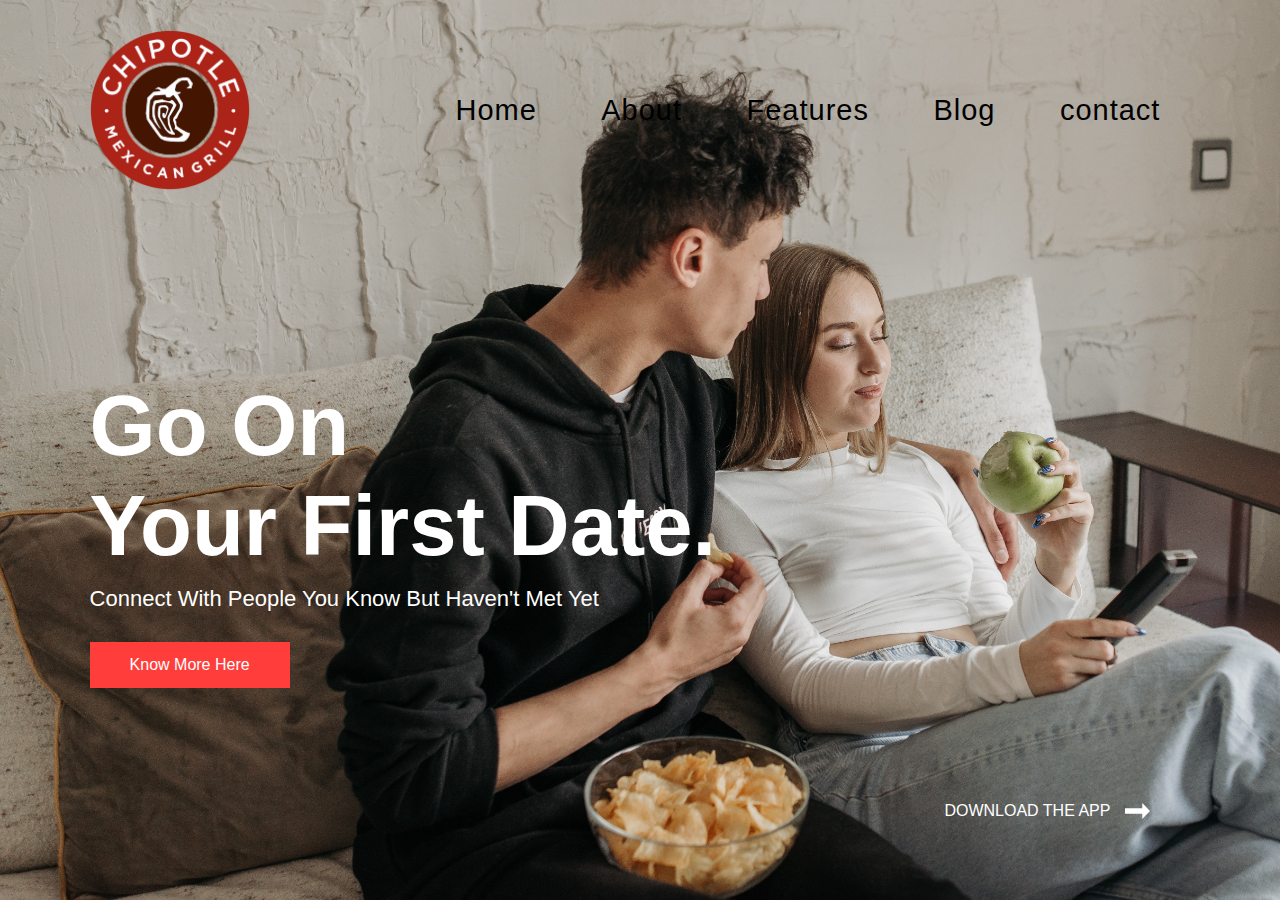
<file: index.html>
<!DOCTYPE html>
<html lang="en">
<head>
    <meta name="viewport" content="width=device-width, initial-scale=1.0">
    <title>Go On Your First Date</title>
    <link rel="stylesheet" href="style.css">
</head>
<body>
<div class="hader">
    <nav>
        <img src="images/Chipotle-Logo.webp" class="logo">
        <ul>
            <li><a href="#">Home</a></li>
            <li><a href="#">About</a></li>
            <li><a href="#">Features</a></li>
            <li><a href="#">Blog</a></li>
            <li><a href="#">contact</a></li>
        </ul>
    </nav>

<div class="text-box">
    <h1>Go On<br> Your First Date.</h1>
    <p>Connect With People You Know But Haven't Met Yet</p>
    <button type="button" class="btn">Know More Here</button>
</div>
<a href="#" class="download">DOWNLOAD THE APP <img src="images/long-arrow-right.svg"></a> 
    
</div>

    
</body>
</html>
</file>
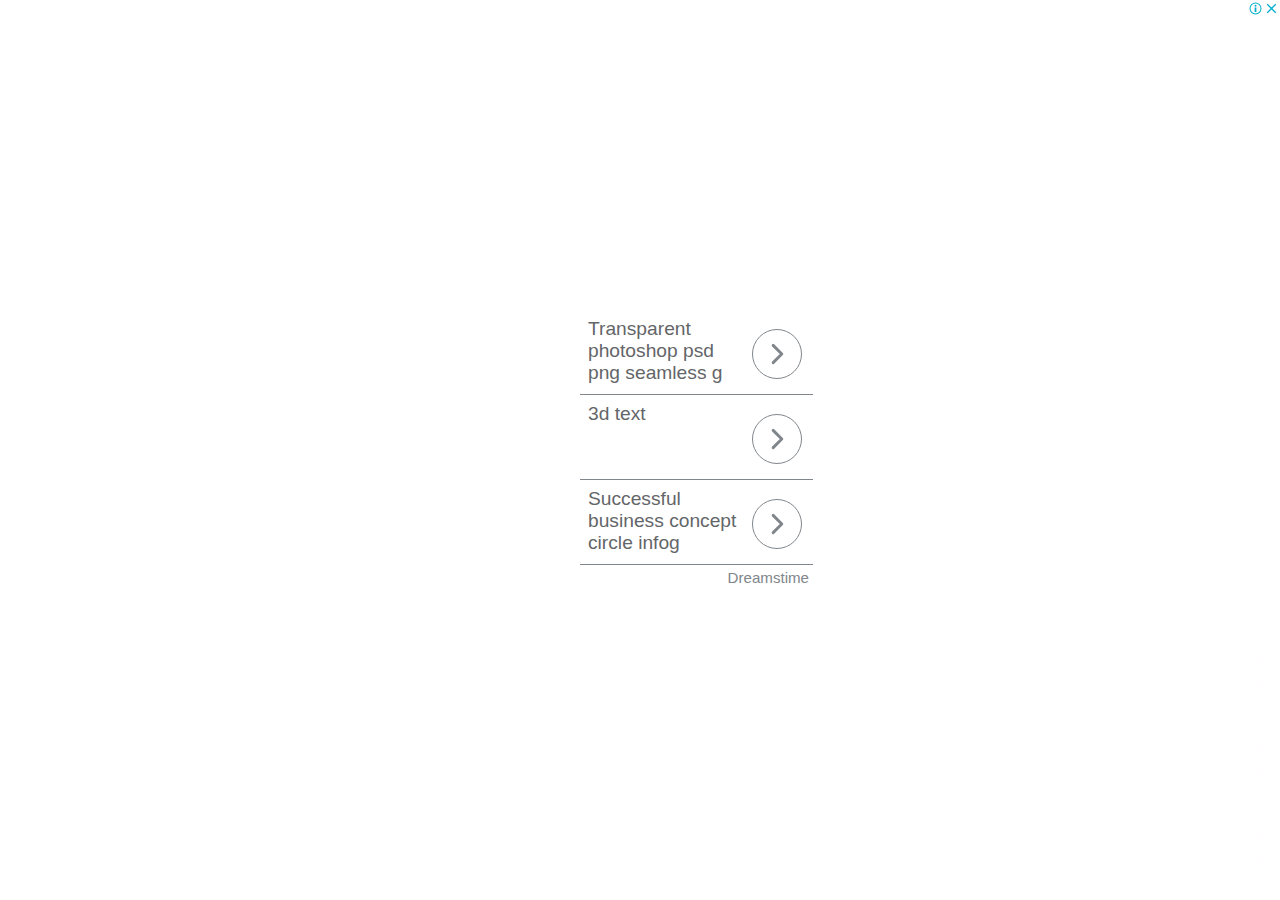
<file: images/Left Side icon PNG and SVG Vector Free Download_files/ads(1).html>
<!DOCTYPE html>
<!-- saved from url=(1185)https://googleads.g.doubleclick.net/pagead/ads?client=ca-pub-7990972110709254&output=html&h=280&slotname=8707350872&adk=3247834930&adf=2337646421&pi=t.ma~as.8707350872&w=346&fwrn=4&fwrnh=100&lmt=1653342791&rafmt=1&psa=0&format=346x280&url=https%3A%2F%2Fuxwing.com%2Fleft-side-icon%2F&fwr=0&fwrattr=true&rpe=1&resp_fmts=3&wgl=1&uach=WyJMaW51eCIsIjUuMTMuMCIsIng4NiIsIiIsIjEwMS4wLjQ5NTEuNjQiLFtdLG51bGwsbnVsbCwiNjQiLFtbIiBOb3QgQTtCcmFuZCIsIjk5LjAuMC4wIl0sWyJDaHJvbWl1bSIsIjEwMS4wLjQ5NTEuNjQiXV0sZmFsc2Vd&dt=1653342791170&bpp=1&bdt=844&idt=792&shv=r20220518&mjsv=m202205190101&ptt=9&saldr=aa&abxe=1&prev_fmts=0x0%2C891x280&nras=1&correlator=2974789899636&frm=20&pv=1&ga_vid=2014911519.1653342791&ga_sid=1653342792&ga_hid=443980991&ga_fc=1&u_tz=180&u_his=1&u_h=1080&u_w=1920&u_ah=1053&u_aw=1848&u_cd=24&u_sd=1&dmc=8&adx=1194&ady=96&biw=1833&bih=882&scr_x=0&scr_y=0&eid=44759875%2C44759926%2C44759842&oid=2&pvsid=2956855551424376&pem=614&tmod=509457960&uas=0&nvt=1&ref=https%3A%2F%2Fwww.google.com%2F&eae=0&fc=1920&brdim=72%2C64%2C72%2C64%2C1848%2C27%2C1848%2C1016%2C1848%2C882&vis=1&rsz=%7C%7CeE%7C&abl=CS&pfx=0&fu=128&bc=31&ifi=3&uci=a!3&fsb=1&xpc=iq6sh7bg4A&p=https%3A//uxwing.com&dtd=799 -->
<html lang="en"><head><meta http-equiv="Content-Type" content="text/html; charset=UTF-8"><script>var jscVersion = 'r20220523';</script><script>var google_casm=[];</script><style>HTML,BODY{height:100%;width:100%;margin:0;padding:0;overflow:hidden;}#mys-wrapper{height:100%;width:100%;overflow:hidden;position:absolute;top:0;left:0;align-items:center;display:flex;justify-content:center;line-height:normal;}#mys-overlay{height:100%;width:100%;overflow:hidden;position:absolute;top:0;left:0;box-sizing:border-box;pointer-events:none;z-index:1;display:none;}.mys-wrapper A,.mys-wrapper A:visited,.mys-wrapper A:hover,.mys-wrapper A:active{color:inherit;cursor:pointer;text-decoration:inherit;}[dir=rtl] .flip-on-rtl{transform:scale(-1,1);transform-origin:center;}#mys-content{flex-shrink:0;position:relative;overflow:hidden;z-index:0;}</style><style x-ns-fuppy-l="one-column-ad-long-banner-layout" x-phase="assemble">.ns-fuppy-l-one-column-ad-long-banner-layout{opacity:.01;position:absolute;top:0;left:0;display:block;width:346px;height:280px;}.ns-fuppy-e-0{line-height:1.14;display:flex;flex-direction:column;box-sizing:border-box;width:100%;height:100%;font-family:Roboto,Arial,sans-serif;}.ns-fuppy-e-1{line-height:1.14;box-sizing:border-box;display:flex;flex-direction:column;height:100%;}.ns-fuppy-e-2,.ns-fuppy-e-15,.ns-fuppy-e-28{line-height:1.14;box-sizing:border-box;display:flex;align-items:center;flex-direction:row;height:85px;padding-top:4px;width:346px;}.ns-fuppy-e-3,.ns-fuppy-e-16,.ns-fuppy-e-29{line-height:1.14;box-sizing:border-box;display:flex;align-items:center;flex-direction:row;height:100%;width:100%;justify-content:center;}.ns-fuppy-e-4,.ns-fuppy-e-17,.ns-fuppy-e-30{display:flex;flex-shrink:0;height:100%;width:113px;}.ns-fuppy-e-5,.ns-fuppy-e-18,.ns-fuppy-e-31{line-height:1.14;box-sizing:border-box;width:100%;height:100%;}.ns-fuppy-e-6,.ns-fuppy-e-19,.ns-fuppy-e-32{line-height:1.14;box-sizing:border-box;display:flex;align-items:center;flex-direction:row;padding:4px 4px 4px 8px;height:100%;border-bottom:#80868b 1px solid;flex-grow:1;}.ns-fuppy-e-7,.ns-fuppy-e-20,.ns-fuppy-e-33{line-height:1.14;box-sizing:border-box;display:flex;flex-direction:column;height:100%;flex-grow:1;}.ns-fuppy-e-8,.ns-fuppy-e-21,.ns-fuppy-e-34{box-sizing:border-box;font-weight:300;padding-bottom:4px;min-width:7em;line-height:1.14em;min-height:2.5em;max-height:3.8em;overflow:hidden;text-overflow:ellipsis;}.ns-fuppy-e-10,.ns-fuppy-e-23,.ns-fuppy-e-36{line-height:1.14;box-sizing:border-box;max-height:4px;min-height:0;flex-grow:1;}.ns-fuppy-e-11,.ns-fuppy-e-24,.ns-fuppy-e-37,.ns-fuppy-e-42{line-height:1.14;box-sizing:border-box;flex:1;}.ns-fuppy-e-12,.ns-fuppy-e-25,.ns-fuppy-e-38{line-height:1.14;box-sizing:border-box;display:flex;align-items:center;flex-direction:row;}.ns-fuppy-e-13,.ns-fuppy-e-26,.ns-fuppy-e-39{margin-right:7px;margin-left:5px;display:flex;}.ns-fuppy-e-14,.ns-fuppy-e-27,.ns-fuppy-e-40{flex-shrink:0;flex-grow:0;display:block;border:1px solid #80868b;margin-top:10px;margin-bottom:10px;}.ns-fuppy-e-41{line-height:1.14;box-sizing:border-box;display:flex;align-items:center;flex-direction:row;flex-grow:1;padding:0 4px;}.ns-fuppy-e-43{box-sizing:border-box;font-weight:300;line-height:1;}.ns-fuppy-v-2 .ns-fuppy-e-8,.ns-fuppy-v-2 .ns-fuppy-e-21,.ns-fuppy-v-2 .ns-fuppy-e-34{font-size:19.22px;}.ns-fuppy-v-2 .ns-fuppy-e-14,.ns-fuppy-v-2 .ns-fuppy-e-27,.ns-fuppy-v-2 .ns-fuppy-e-40{height:48.44px;max-width:48.44px;max-height:48.44px;}.ns-fuppy-v-2 .ns-fuppy-e-43{font-size:15.11px;}</style><style x-ns-fuppy-l="one-column-ad-long-banner-layout" x-phase="decorate">.ns-fuppy-l-one-column-ad-long-banner-layout{opacity:1;position:relative;}.ns-fuppy-e-0{background-color:#fff;}.ns-fuppy-e-5,.ns-fuppy-e-18,.ns-fuppy-e-31{background-color:#fff;background-repeat:no-repeat;background-position:center;background-size:contain;}.ns-fuppy-e-8,.ns-fuppy-e-21,.ns-fuppy-e-34{color:#3c4043;opacity:.8;font-family:"Roboto",Roboto,Arial,sans-serif;overflow:visible;text-overflow:unset;}.ns-fuppy-e-9,.ns-fuppy-e-22,.ns-fuppy-e-35,.ns-fuppy-e-44{white-space:nowrap;}.ns-fuppy-e-14,.ns-fuppy-e-27,.ns-fuppy-e-40{background-color:#fff;border-radius:50%;background-image:url([data-uri]);}.ns-fuppy-e-43{color:#80868b;font-family:"Roboto",Roboto,Arial,sans-serif;}.ns-fuppy-e-5{background-image:url(https://static.doubleclick.net/dynamic/5/202181353/5211883361856399543_16458152260784657007.jpeg);}.ns-fuppy-e-18{background-image:url(https://static.doubleclick.net/dynamic/5/202181353/11853224767526126927_12820105296753679765.jpeg);}.ns-fuppy-e-31{background-image:url(https://static.doubleclick.net/dynamic/5/202181353/16494070963350316183_14763226336732955093.jpeg);}</style><style>#mys-wrapper a.old_price_style,a.old_price_style,.old_price_style{font-weight:300;opacity:0.4;text-decoration:line-through;}</style><link as="style" data-reload-stylesheet="true" href="./css" rel="preload"><script></script><script data-jc="53" data-jc-version="r20220523">(function(){/*  Copyright The Closure Library Authors. SPDX-License-Identifier: Apache-2.0 */ 'use strict';var e=this||self;/*  SPDX-License-Identifier: Apache-2.0 */ function g(a){let b=!1,c;return function(){b||(c=a(),b=!0);return c}};var m={Event:{l:"click",J:"dblclick",j:"mousedown",da:"mouseup",ca:"mouseover",ba:"mouseout",aa:"mousemove",Y:"mouseenter",Z:"mouseleave",za:"touchstart",ya:"touchmove",xa:"touchend",wa:"touchcancel",S:"keypress",o:"keydown",T:"keyup",L:"deviceorientation",ea:"MozOrientation",K:"devicemotion",la:"orientationchange",ma:"pagehide",na:"pageshow",D:"beforeunload",F:"blur",H:"contextmenu",m:"DOMContentLoaded",N:"error",O:"focus",P:"hashchange",R:"help",s:"load",W:"losecapture",X:"message",ga:"msvisibilitychange", fa:"mozvisibilitychange",oa:"popstate",qa:"readystatechange",ra:"resize",sa:"scroll",ua:"storage",va:"submit",Ba:"unload",Da:"visibilitychange",Fa:"webkitvisibilitychange",Aa:"transitionend",Ea:"webkitTransitionEnd",G:"change",V:"loadstart",pa:"progress",B:"abort",U:"loadend",I:"crash",ja:"onshow",ia:"onhide",ha:"onAdVisibilityChanged",M:"DOMNodeRemoved",Ca:"viewableChange",C:"animationend",ta:"securitypolicyviolation"},u:{capture:!0},ka:{passive:!0}}; m.v=g(function(){let a=!1;try{const b=Object.defineProperty({},"passive",{get:function(){a=!0}});e.addEventListener("test",null,b)}catch(b){}return a});function n(a){return a?a.passive&&m.v()?a:a.capture||!1:!1}m.i=function(a,b,c,d){return a.addEventListener?(a.addEventListener(b,c,n(d)),!0):!1};m.Ha=function(a,b,c,d){return a.removeEventListener?(a.removeEventListener(b,c,n(d)),!0):!1}; m.Ga=function(a,b,c={}){let d;"function"===typeof window.CustomEvent?d=new CustomEvent(b,c):(d=document.createEvent("CustomEvent"),d.initCustomEvent(b,!!c.bubbles,!!c.cancelable,c.detail));a.dispatchEvent(d)};function p(a,b){if(!a||!b)return!1;if(a.contains&&1==b.nodeType)return a==b||a.contains(b);if("undefined"!=typeof a.compareDocumentPosition)return a==b||!!(a.compareDocumentPosition(b)&16);for(;b&&a!=b;)b=b.parentNode;return b==a};var q=document;let r=null;var t=()=>{const a=e.performance;return a&&a.now&&a.timing?Math.floor(a.now()+a.timing.navigationStart):Date.now()},v=()=>{const a=e.performance;return a&&a.now?a.now():null};class w{constructor(a,b){var c=v()||t();this.label=a;this.type=b;this.value=c;this.duration=0;this.uniqueId=Math.random();this.taskId=this.slotId=void 0}};const x=e.performance,z=!!(x&&x.mark&&x.measure&&x.clearMarks),A=g(()=>{var a;if(a=z){var b;if(null===r){r="";try{a="";try{a=e.top.location.hash}catch(c){a=e.location.hash}a&&(r=(b=a.match(/\bdeid=([\d,]+)/))?b[1]:"")}catch(c){}}b=r;a=!!b.indexOf&&0<=b.indexOf("1337")}return a});function D(a){a&&x&&A()&&(x.clearMarks(`goog_${a.label}_${a.uniqueId}_start`),x.clearMarks(`goog_${a.label}_${a.uniqueId}_end`))} class E{constructor(){var a=window;this.g=[];this.A=a||e;let b=null;a&&(a.google_js_reporting_queue=a.google_js_reporting_queue||[],this.g=a.google_js_reporting_queue,b=a.google_measure_js_timing);this.h=A()||(null!=b?b:1>Math.random())}start(a,b){if(!this.h)return null;a=new w(a,b);b=`goog_${a.label}_${a.uniqueId}_start`;x&&A()&&x.mark(b);return a}end(a){if(this.h&&"number"===typeof a.value){a.duration=(v()||t())-a.value;var b=`goog_${a.label}_${a.uniqueId}_end`;x&&A()&&x.mark(b);!this.h||2048<this.g.length|| this.g.push(a)}}};const F=new E;var G=()=>{window.google_measure_js_timing||(F.h=!1,F.g!=F.A.google_js_reporting_queue&&(A()&&Array.prototype.forEach.call(F.g,D,void 0),F.g.length=0))};"number"!==typeof window.google_srt&&(window.google_srt=Math.random());"complete"==window.document.readyState?G():F.h&&(0,m.i)(window,m.Event.s,()=>{G()});var H=(a,b,c,d,h)=>{window.css?window.css(b,c,d,h,void 0):a&&(b=a.href,h?d=b+("&"+c+"="+d):(h="&"+c+"=",c=b.indexOf(h),0>c?d=b+h+d:(c+=h.length,h=b.indexOf("&",c),d=0<=h?b.substring(0,c)+d+b.substring(h):b.substring(0,c)+d)),a.href=2E3<d.length?b:d)};let I=!1,J=!1,K=null;const L=()=>{let a;null==(a=m.i)||a.call(m,document,m.Event.l,b=>{K=b},m.u)};var M=()=>{const a=K;return a?I||J?!1:(a.preventDefault?a.preventDefault():a.returnValue=!1,!0):!1},N=()=>{(0,m.i)(document,m.Event.j,()=>{I=!0});(0,m.i)(document,m.Event.o,()=>{J=!0});L()};var P=(a,b=17)=>{if(0>b||Math.floor(b)!==b)b=17;O(a,b)},Q=(a,b)=>{O(a,b||1)},R=a=>{O(a,2)},S=(a,b)=>{O(a,b||0)};let T={},U=!0;const O=(a,b)=>{var c;if(c=U)void 0===T[a]&&(T[a]=[]),(c=T[a][b])||(T[a][b]=!0);c||H(document.getElementById(a),a,"nb",b,U)};function V(a,b,c){const d=a.id||"";H(a,d,"nx",b);H(a,d,"ny",c)}var W=class{constructor(){this.g=this.h=null;q.addEventListener&&q.addEventListener(m.Event.j,a=>{this.h=a},!0);(0,m.i)(q,m.Event.m,()=>{this.g=q.getElementById("common_15click_anchor")})}};const aa=[0,2,1];let X=null;var Y=a=>{if(a){var b;{const c=window.event||X;c?((b=c.which?1<<aa[c.which-1]:c.button)&&c.shiftKey&&(b|=8),b&&c.altKey&&(b|=16),b&&c.ctrlKey&&(b|=32)):b=null}b&&H(a,a.id,"mb",b)}};document.addEventListener&&document.addEventListener("mousedown",a=>{X=a},!0);window.mb=Y;var Z={},ba=(a,b=2,c="")=>{c=c?c:a;1!==b&&(void 0===Z[c]?Z[c]=1:Z[c]++);0!==b&&Z[c]&&H(document.getElementById(a),a,"nm",Z[c])};window.init_ssb=(a,b,c,d,h,ca)=>{const l=window;a&&(N(),l.accbk=M);b&&(ca&&(U=!1),l.cla=P,l.cll=Q,l.clb=R,l.clh=S);if(c){const y=new W;l.xy=(f,B,k)=>{k=k||B;const u=f||y.h;if(u&&B&&k&&!p(y.g,u.target)&&(f=q.querySelector("a.one-point-five-click.rhbutton"),!f||(f.classList?f.classList.contains("preexpanded"):0<=Array.prototype.indexOf.call(f.classList?f.classList:("string"==typeof f.className?f.className:f.getAttribute&&f.getAttribute("class")||"").match(/\S+/g)||[],"preexpanded",void 0))||!p(f,u.target))){var C= Math.round(u.clientX-k.offsetLeft);k=Math.round(u.clientY-k.offsetTop);V(B,C,k);y.g&&V(y.g,C,k);f&&V(f,C,k)}}}d&&(l.mb=Y);h&&(l.ss=ba)};}).call(this);</script><script>init_ssb(true,true,false,false,false,false);</script><script>if (typeof(ss) === "undefined") { ss = function(){}; }function st(id) {var a = document.getElementById(id);if (a) {}}function ha(a,x){  clh(a,x);if (accbk()) return;}function ia(a,e,x) {if (accbk()) return;cll(a,x);}function ja(a,x) {if (accbk()) return;cla(a,x);}function ga(o,e,x) {if (document.getElementById) {var a=o.id.substring(1),p="",r="",g=e.target,t,f,h;if (g) {t=g.id;f=g.parentNode;if (f) {p=f.id;h=f.parentNode;if (h)r=h.id;}} else {h=e.srcElement;f=h.parentNode;if (f)p=f.id;t=h.id;}if (t==a||p==a||r==a)return true;ia(a,e,x);top.location.href=document.getElementById(a).href;}}</script><script>window.dicnf = {};</script><script data-jc="42" data-jc-version="r20220523" data-jc-flags="[&quot;x%278446&#39;9efotm(&amp;20067;&gt;8&amp;&gt;`dopb/%&lt;1732261!=|vqc)!7201061?&#39;9efotmy&quot;]">(function(){/*  Copyright The Closure Library Authors. SPDX-License-Identifier: Apache-2.0 */ 'use strict';var ba="function"==typeof Object.defineProperties?Object.defineProperty:function(a,b,c){if(a==Array.prototype||a==Object.prototype)return a;a[b]=c.value;return a};function ca(a){a=["object"==typeof globalThis&&globalThis,a,"object"==typeof window&&window,"object"==typeof self&&self,"object"==typeof global&&global];for(var b=0;b<a.length;++b){var c=a[b];if(c&&c.Math==Math)return c}throw Error("Cannot find global object");}var da=ca(this); function ea(a,b){if(b)a:{var c=da;a=a.split(".");for(var d=0;d<a.length-1;d++){var e=a[d];if(!(e in c))break a;c=c[e]}a=a[a.length-1];d=c[a];b=b(d);b!=d&&null!=b&&ba(c,a,{configurable:!0,writable:!0,value:b})}}ea("globalThis",function(a){return a||da});var p=this||self;function r(a){r[" "](a);return a}r[" "]=function(){};var fa={},t=null; function ha(a,b){void 0===b&&(b=0);if(!t){t={};for(var c="ABCDEFGHIJKLMNOPQRSTUVWXYZabcdefghijklmnopqrstuvwxyz0123456789".split(""),d=["+/=","+/","-_=","-_.","-_"],e=0;5>e;e++){var f=c.concat(d[e].split(""));fa[e]=f;for(var g=0;g<f.length;g++){var l=f[g];void 0===t[l]&&(t[l]=g)}}}b=fa[b];c=Array(Math.floor(a.length/3));d=b[64]||"";for(e=f=0;f<a.length-2;f+=3){var k=a[f],h=a[f+1];l=a[f+2];g=b[k>>2];k=b[(k&3)<<4|h>>4];h=b[(h&15)<<2|l>>6];l=b[l&63];c[e++]=g+k+h+l}g=0;l=d;switch(a.length-f){case 2:g= a[f+1],l=b[(g&15)<<2]||d;case 1:a=a[f],c[e]=b[a>>2]+b[(a&3)<<4|g>>4]+l+d}return c.join("")};var ia="undefined"!==typeof Uint8Array;const v=Symbol(void 0);function ja(a,b){Object.isFrozen(a)||(v?a[v]|=b:void 0!==a.m?a.m|=b:Object.defineProperties(a,{m:{value:b,configurable:!0,writable:!0,enumerable:!1}}))}function ka(a){let b;v?b=a[v]:b=a.m;return null==b?0:b}function A(a){ja(a,1);return a}function la(a){return Array.isArray(a)?!!(ka(a)&2):!1};function ma(a){return null!==a&&"object"===typeof a&&!Array.isArray(a)&&a.constructor===Object}let B;var C=Object.freeze(A([]));function na(a){if(la(a.j))throw Error("Cannot mutate an immutable Message");}function oa(a){return{value:a,configurable:!1,writable:!1,enumerable:!1}};function pa(a){switch(typeof a){case "number":return isFinite(a)?a:String(a);case "object":if(a&&!Array.isArray(a)&&ia&&null!=a&&a instanceof Uint8Array)return ha(a)}return a};function qa(a,b=ra){return sa(a,b)}function ta(a,b){if(null!=a){if(Array.isArray(a))a=sa(a,b);else if(ma(a)){const c={};for(let d in a)c[d]=ta(a[d],b);a=c}else a=b(a);return a}}function sa(a,b){const c=a.slice();for(let d=0;d<c.length;d++)c[d]=ta(c[d],b);Array.isArray(a)&&ka(a)&1&&A(c);return c}function ua(a){if(a&&"object"==typeof a&&a.toJSON)return a.toJSON();a=pa(a);return Array.isArray(a)?qa(a,ua):a}function ra(a){return ia&&null!=a&&a instanceof Uint8Array?new Uint8Array(a):a};function E(a,b,c){na(a);b<a.h?a.j[b+a.g]=c:(a.i||(a.i=a.j[a.h+a.g]={}))[b]=c;return a};var wa=class{constructor(a,b,c){a||(a=va);va=null;var d=this.constructor.h;a||(a=d?[d]:[]);this.g=(d?0:-1)-(this.constructor.g||0);this.l=void 0;this.j=a;a:{d=this.j.length;a=d-1;if(d&&(d=this.j[a],ma(d))){this.h=a-this.g;this.i=d;break a}void 0!==b&&-1<b?(this.h=Math.max(b,a+1-this.g),this.i=void 0):this.h=Number.MAX_VALUE}if(c)for(b=0;b<c.length;b++)if(a=c[b],a<this.h)a+=this.g,(d=this.j[a])?Array.isArray(d)&&A(d):this.j[a]=C;else{d=this.i||(this.i=this.j[this.h+this.g]={});let e=d[a];e?Array.isArray(e)&& A(e):d[a]=C}}toJSON(){const a=this.j;return B?a:qa(a,ua)}};wa.prototype.toString=function(){return this.j.toString()};function xa(a,b){return pa(b)}let va;var ya=class extends wa{};Object.defineProperties(ya,{[Symbol.hasInstance]:oa(()=>{throw Error("Cannot perform instanceof checks for MutableMessage");})});class F extends ya{}Object.defineProperties(F,{[Symbol.hasInstance]:oa(Object[Symbol.hasInstance])});var G=class{constructor(a,b=!1){this.key=a;this.defaultValue=b;this.valueType="boolean"}};var za=new G("45368259"),Aa=new G("45357156",!0),Ba=new G("45350890");var H=(a,b)=>"&adurl="==a.substring(a.length-7)?a.substring(0,a.length-7)+b+"&adurl=":a+b;/*  SPDX-License-Identifier: Apache-2.0 */ function I(a,b,c){a.addEventListener&&a.addEventListener(b,c,!1)};var Ca=RegExp("^(?:([^:/?#.]+):)?(?://(?:([^\\\\/?#]*)@)?([^\\\\/?#]*?)(?::([0-9]+))?(?=[\\\\/?#]|$))?([^?#]+)?(?:\\?([^#]*))?(?:#([\\s\\S]*))?$");function Da(){if(!globalThis.crypto)return Math.random();try{const a=new Uint32Array(1);globalThis.crypto.getRandomValues(a);return a[0]/65536/65536}catch(a){return Math.random()}}function Ia(a,b){if(a)for(const c in a)Object.prototype.hasOwnProperty.call(a,c)&&b(a[c],c,a)}function Ja(a=document){return a.createElement("img")};function Ka(a,b=null){La(a,b)}function La(a,b){p.google_image_requests||(p.google_image_requests=[]);const c=Ja(p.document);if(b){const d=e=>{b&&b(e);c.removeEventListener&&c.removeEventListener("load",d,!1);c.removeEventListener&&c.removeEventListener("error",d,!1)};I(c,"load",d);I(c,"error",d)}c.src=a;p.google_image_requests.push(c)};let J=0;function Ma(a,b=null){return b&&b.getAttribute("data-jc")===String(a)?b:document.querySelector(`[${"data-jc"}="${a}"]`)};function L(a){M||(M=new Na);const b=M.g[a.key];if("proto"===a.valueType){try{const c=JSON.parse(b);if(Array.isArray(c))return c}catch(c){}return a.defaultValue}return typeof b===typeof a.defaultValue?b:a.defaultValue}var Oa=class{constructor(){this.g={}}};var Na=class extends Oa{constructor(){super();var a=Ma(J,document.currentScript);a=a&&a.getAttribute("data-jc-flags")||"";try{const b=JSON.parse(a)[0];a="";for(let c=0;c<b.length;c++)a+=String.fromCharCode(b.charCodeAt(c)^"\u0003\u0007\u0003\u0007\b\u0004\u0004\u0006\u0005\u0003".charCodeAt(c%10));this.g=JSON.parse(a)}catch(b){}}},M;var Pa=window;class Qa{constructor(a,b){this.error=a;this.context=b.context;this.msg=b.message||"";this.id=b.id||"jserror";this.meta={}}};const Ra=RegExp("^https?://(\\w|-)+\\.cdn\\.ampproject\\.(net|org)(\\?|/|$)");var Sa=class{constructor(a,b){this.g=a;this.h=b}},Ta=class{constructor(a,b){this.url=a;this.s=!!b;this.depth=null}};function N(a,b){const c={};c[a]=b;return[c]}function Ua(a,b,c,d,e){const f=[];Ia(a,function(g,l){(g=Va(g,b,c,d,e))&&f.push(l+"="+g)});return f.join(b)} function Va(a,b,c,d,e){if(null==a)return"";b=b||"&";c=c||",$";"string"==typeof c&&(c=c.split(""));if(a instanceof Array){if(d=d||0,d<c.length){const f=[];for(let g=0;g<a.length;g++)f.push(Va(a[g],b,c,d+1,e));return f.join(c[d])}}else if("object"==typeof a)return e=e||0,2>e?encodeURIComponent(Ua(a,b,c,d,e+1)):"...";return encodeURIComponent(String(a))}function Wa(a){let b=1;for(const c in a.h)b=c.length>b?c.length:b;return 3997-b-a.i.length-1} function Xa(a,b,c){b=b+"//pagead2.googlesyndication.com"+c;let d=Wa(a)-c.length;if(0>d)return"";a.g.sort(function(f,g){return f-g});c=null;let e="";for(let f=0;f<a.g.length;f++){const g=a.g[f],l=a.h[g];for(let k=0;k<l.length;k++){if(!d){c=null==c?g:c;break}let h=Ua(l[k],a.i,",$");if(h){h=e+h;if(d>=h.length){d-=h.length;b+=h;e=a.i;break}c=null==c?g:c}}}a="";null!=c&&(a=e+"trn="+c);return b+a}class O{constructor(){this.i="&";this.h={};this.l=0;this.g=[]}};function Ya(){var a=P,b=window.google_srt;0<=b&&1>=b&&(a.g=b)}function Q(a,b,c,d,e,f){if((d?a.g:Math.random())<(e||.01))try{let g;c instanceof O?g=c:(g=new O,Ia(c,(k,h)=>{var n=g;const m=n.l++;k=N(h,k);n.g.push(m);n.h[m]=k}));const l=Xa(g,a.h,"/pagead/gen_204?id="+b+"&");l&&("undefined"!==typeof f?Ka(l,f):Ka(l))}catch(g){}}class Za{constructor(){this.h="http:"===Pa.location.protocol?"http:":"https:";this.g=Math.random()}};let R=null;var $a=()=>{const a=p.performance;return a&&a.now&&a.timing?Math.floor(a.now()+a.timing.navigationStart):Date.now()},ab=()=>{const a=p.performance;return a&&a.now?a.now():null};class bb{constructor(a,b){var c=ab()||$a();this.label=a;this.type=b;this.value=c;this.duration=0;this.uniqueId=Math.random();this.taskId=this.slotId=void 0}};const S=p.performance,cb=!!(S&&S.mark&&S.measure&&S.clearMarks),T=function(a){let b=!1,c;return function(){b||(c=a(),b=!0);return c}}(()=>{var a;if(a=cb){var b;if(null===R){R="";try{a="";try{a=p.top.location.hash}catch(c){a=p.location.hash}a&&(R=(b=a.match(/\bdeid=([\d,]+)/))?b[1]:"")}catch(c){}}b=R;a=!!b.indexOf&&0<=b.indexOf("1337")}return a});function db(a){a&&S&&T()&&(S.clearMarks(`goog_${a.label}_${a.uniqueId}_start`),S.clearMarks(`goog_${a.label}_${a.uniqueId}_end`))} class eb{constructor(){var a=window;this.h=[];this.i=a||p;let b=null;a&&(a.google_js_reporting_queue=a.google_js_reporting_queue||[],this.h=a.google_js_reporting_queue,b=a.google_measure_js_timing);this.g=T()||(null!=b?b:1>Math.random())}start(a,b){if(!this.g)return null;a=new bb(a,b);b=`goog_${a.label}_${a.uniqueId}_start`;S&&T()&&S.mark(b);return a}end(a){if(this.g&&"number"===typeof a.value){a.duration=(ab()||$a())-a.value;var b=`goog_${a.label}_${a.uniqueId}_end`;S&&T()&&S.mark(b);!this.g||2048< this.h.length||this.h.push(a)}}};function U(a){let b=a.toString();a.name&&-1==b.indexOf(a.name)&&(b+=": "+a.name);a.message&&-1==b.indexOf(a.message)&&(b+=": "+a.message);if(a.stack){a=a.stack;try{-1==a.indexOf(b)&&(a=b+"\n"+a);let c;for(;a!=c;)c=a,a=a.replace(/((https?:\/..*\/)[^\/:]*:\d+(?:.|\n)*)\2/,"$1");b=a.replace(/\n */g,"\n")}catch(c){}}return b} function fb(a,b,c,d){let e,f;try{a.g&&a.g.g?(f=a.g.start(b.toString(),3),e=c(),a.g.end(f)):e=c()}catch(g){c=!0;try{db(f),c=a.v(b,new Qa(g,{message:U(g)}),void 0,d)}catch(l){a.l(217,l)}if(c){let l,k;null==(l=window.console)||null==(k=l.error)||k.call(l,g)}else throw g;}return e}function gb(a,b,c,d){var e=V;return(...f)=>fb(e,a,()=>b.apply(c,f),d)} class hb{constructor(a=null){this.u=P;this.h=null;this.v=this.l;this.g=a;this.i=!1}l(a,b,c,d,e){e=e||"jserror";let f;try{const w=new O;var g=w;g.g.push(1);g.h[1]=N("context",a);b.error&&b.meta&&b.id||(b=new Qa(b,{message:U(b)}));if(b.msg){g=w;var l=b.msg.substring(0,512);g.g.push(2);g.h[2]=N("msg",l)}var k=b.meta||{};b=k;if(this.h)try{this.h(b)}catch(u){}if(d)try{d(b)}catch(u){}d=w;k=[k];d.g.push(3);d.h[3]=k;d=p;k=[];let K;b=null;do{var h=d;try{var n;if(n=!!h&&null!=h.location.href)b:{try{r(h.foo); n=!0;break b}catch(u){}n=!1}var m=n}catch(u){m=!1}m?(K=h.location.href,b=h.document&&h.document.referrer||null):(K=b,b=null);k.push(new Ta(K||""));try{d=h.parent}catch(u){d=null}}while(d&&h!=d);for(let u=0,Ea=k.length-1;u<=Ea;++u)k[u].depth=Ea-u;h=p;if(h.location&&h.location.ancestorOrigins&&h.location.ancestorOrigins.length==k.length-1)for(m=1;m<k.length;++m){var q=k[m];q.url||(q.url=h.location.ancestorOrigins[m-1]||"",q.s=!0)}var x=k;let X=new Ta(p.location.href,!1);h=null;const Y=x.length-1;for(q= Y;0<=q;--q){var y=x[q];!h&&Ra.test(y.url)&&(h=y);if(y.url&&!y.s){X=y;break}}y=null;const pb=x.length&&x[Y].url;0!=X.depth&&pb&&(y=x[Y]);f=new Sa(X,y);if(f.h){x=w;var z=f.h.url||"";x.g.push(4);x.h[4]=N("top",z)}var Z={url:f.g.url||""};if(f.g.url){var aa=f.g.url.match(Ca),D=aa[1],Fa=aa[3],Ga=aa[4];z="";D&&(z+=D+":");Fa&&(z+="//",z+=Fa,Ga&&(z+=":"+Ga));var Ha=z}else Ha="";D=w;Z=[Z,{url:Ha}];D.g.push(5);D.h[5]=Z;Q(this.u,e,w,this.i,c)}catch(w){try{Q(this.u,e,{context:"ecmserr",rctx:a,msg:U(w),url:f&& f.g.url},this.i,c)}catch(K){}}return!0}};var ib=a=>{var b="o";if(a.o&&a.hasOwnProperty(b))return a.o;b=new a;return a.o=b};class jb{constructor(){this.g=()=>[]}};let P,V;const W=new eb;var kb=()=>{window.google_measure_js_timing||(W.g=!1,W.h!=W.i.google_js_reporting_queue&&(T()&&Array.prototype.forEach.call(W.h,db,void 0),W.h.length=0))};(a=>{P=null!=a?a:new Za;"number"!==typeof window.google_srt&&(window.google_srt=Math.random());Ya();V=new hb(W);V.h=b=>{var c=J;0!==c&&(b.jc=String(c),c=(c=Ma(c,document.currentScript))&&c.getAttribute("data-jc-version")||"unknown",b.shv=c)};V.i=!0;"complete"==window.document.readyState?kb():W.g&&I(window,"load",()=>{kb()})})(); var lb=(a,b,c,d)=>gb(a,b,c,d),mb=(a,b,c,d)=>{const e=ib(jb).g();!b.eid&&e.length&&(b.eid=e.toString());Q(P,a,b,!0,c,d)};function nb(){const a=window;let b;if(a.gmaSdk||(null==(b=a.webkit)?0:b.messageHandlers.getGmaViewSignals))return a;try{const c=window.parent;let d;if(c.gmaSdk||(null==(d=c.webkit)?0:d.messageHandlers.getGmaViewSignals))return c}catch(c){}return null} function ob(a,b={},c=()=>{},d=()=>{},e=200,f,g){const l=String(Math.floor(2147483647*Da()));let k=0;const h=n=>{try{const m="object"===typeof n.data?n.data:JSON.parse(n.data);l===m.paw_id&&(window.clearTimeout(k),window.removeEventListener("message",h),m.signal?c(m.signal):m.error&&d(m.error))}catch(m){g("paw_sigs",{msg:"postmessageError",err:m instanceof Error?m.message:"nonError",data:null==n.data?"null":500<n.data.length?n.data.substring(0,500):n.data})}};window.addEventListener("message",n=>{f(903, ()=>{h(n)})()});a.postMessage(Object.assign({},{paw_id:l},b));k=window.setTimeout(()=>{window.removeEventListener("message",h);d("PAW GMA postmessage timed out.")},e)};var qb=new class{constructor(a,b=!1){this.g=a;this.defaultValue=b}}(434462125,!0);var rb=class{constructor(){const a={};this.g=()=>{var b=qb.g,c=qb.defaultValue;return null!=a[b]?a[b]:c}}};function sb(a,b){return E(a,2,b)}function tb(a,b){return E(a,3,b)}function ub(a,b){return E(a,4,b)}function vb(a,b){return E(a,5,b)}function wb(a,b){return E(a,9,b)}function xb(a,b){na(a);let c;if(null!=b){c=A([]);let d=!1;for(let e=0;e<b.length;e++)c[e]=b[e].j,d=d||la(c[e]);a.l||(a.l={});a.l[10]=b;b=c;if(!Array.isArray(b))throw Error("cannot mark non-array as mutable");d?Object.isFrozen(b)||(v?b[v]&=-9:void 0!==b.m&&(b.m&=-9)):ja(b,8)}else a.l&&(a.l[10]=void 0),c=C;return E(a,10,c)} function yb(a,b){return E(a,11,b)}function zb(a,b){return E(a,1,b)}var Bb=class extends F{constructor(){super(void 0,-1,Ab)}},Cb=class extends F{constructor(){super(void 0)}},Ab=[10,6];const Db="platform platformVersion architecture model uaFullVersion bitness fullVersionList wow64".split(" ");function Eb(a){let b;return null!=(b=a.google_tag_data)?b:a.google_tag_data={}} function Fb(a){let b,c;if("function"!==typeof(null==(b=a.navigator)?void 0:null==(c=b.userAgentData)?void 0:c.getHighEntropyValues))return null;const d=Eb(a);if(d.uach_promise)return d.uach_promise;a=a.navigator.userAgentData.getHighEntropyValues(Db).then(e=>{null!=d.uach||(d.uach=e);return e});return d.uach_promise=a} function Gb(a){let b;return yb(xb(wb(vb(ub(tb(sb(zb(new Bb,a.platform||""),a.platformVersion||""),a.architecture||""),a.model||""),a.uaFullVersion||""),a.bitness||""),(null==(b=a.fullVersionList)?void 0:b.map(c=>{var d=new Cb;d=E(d,1,c.brand);return E(d,2,c.version)}))||[]),a.wow64||!1)} function Hb(){var a=window;if(ib(rb).g()){let e,f;return null!=(f=null==(e=Fb(a))?void 0:e.then(g=>Gb(g)))?f:null}let b,c;if("function"!==typeof(null==(b=a.navigator)?void 0:null==(c=b.userAgentData)?void 0:c.getHighEntropyValues))return null;let d;return null!=(d=a.navigator.userAgentData.getHighEntropyValues(Db).then(e=>Gb(e)))?d:null};class Ib{constructor(){this.promise=new Promise(a=>{this.g=a})}};window.viewReq=[];const Jb=a=>{const b=new Image;b.src=a.replace("&amp;","&");window.viewReq.push(b)},Kb=a=>{fetch(a,{keepalive:!0,credentials:"include",redirect:"follow",method:"get",mode:"no-cors"}).catch(()=>{Jb(a)})},Lb=a=>{window.fetch?Kb(a):Jb(a)};J=42; window.vu=a=>{const b=L(Aa),c=nb();var d;if(b&&null!=(null==c?void 0:null==(d=c.gmaSdk)?void 0:d.getViewSignals)){var e;(d=null==c?void 0:null==(e=c.gmaSdk)?void 0:e.getViewSignals())&&(a=H(a,"&ms="+d))}L(za)&&"__google_lidar_radf_"in window&&(a=H(a,"&avradf=1"));const f=[];e=()=>{const l=new Ib;f.push(l.promise);return l.g};if(L(Ba)&&(d=Hb(),null!=d)){const l=e();d.then(k=>{a:{B=!0;try{var h=JSON.stringify(k.toJSON(),xa);break a}finally{B=!1}h=void 0}k=h;h=[];for(var n=0,m=0;m<k.length;m++){var q= k.charCodeAt(m);255<q&&(h[n++]=q&255,q>>=8);h[n++]=q}k=ha(h,3);0<k.length&&(a=H(a,"&uach="+k));l()})}let g;if(b&&null!=(null==c?void 0:null==(g=c.webkit)?void 0:g.messageHandlers.getGmaViewSignals)){const l=e();let k;ob(null==c?void 0:null==(k=c.webkit)?void 0:k.messageHandlers.getGmaViewSignals,{},h=>{a=H(a,"&"+h);l()},()=>{l()},200,lb,mb)}0<f.length?Promise.all(f).then(()=>{Lb(a)}):Lb(a)};}).call(this);</script><link rel="stylesheet" href="./css"></head><body marginwidth="0" marginheight="0" class="jar"><script type="text/javascript">(function() {if (!window.GoogleUzGyiZ || typeof window.GoogleUzGyiZ.push !== 'function') {window.GoogleUzGyiZ = [];}window.GoogleUzGyiZ.push({'0': '0','1': '346d0ce2-6411-493e-b8bd-cc7b90930491','2': '1'});var gfs = document.createElement('script');gfs.type = 'text/javascript';gfs.async = true;gfs.src = '';document.body.appendChild(gfs);})();</script><script type="text/javascript" async="" src="https://googleads.g.doubleclick.net/pagead/ads?client=ca-pub-7990972110709254&amp;output=html&amp;h=280&amp;slotname=8707350872&amp;adk=3247834930&amp;adf=2337646421&amp;pi=t.ma~as.8707350872&amp;w=346&amp;fwrn=4&amp;fwrnh=100&amp;lmt=1653342791&amp;rafmt=1&amp;psa=0&amp;format=346x280&amp;url=https%3A%2F%2Fuxwing.com%2Fleft-side-icon%2F&amp;fwr=0&amp;fwrattr=true&amp;rpe=1&amp;resp_fmts=3&amp;wgl=1&amp;uach=WyJMaW51eCIsIjUuMTMuMCIsIng4NiIsIiIsIjEwMS4wLjQ5NTEuNjQiLFtdLG51bGwsbnVsbCwiNjQiLFtbIiBOb3QgQTtCcmFuZCIsIjk5LjAuMC4wIl0sWyJDaHJvbWl1bSIsIjEwMS4wLjQ5NTEuNjQiXV0sZmFsc2Vd&amp;dt=1653342791170&amp;bpp=1&amp;bdt=844&amp;idt=792&amp;shv=r20220518&amp;mjsv=m202205190101&amp;ptt=9&amp;saldr=aa&amp;abxe=1&amp;prev_fmts=0x0%2C891x280&amp;nras=1&amp;correlator=2974789899636&amp;frm=20&amp;pv=1&amp;ga_vid=2014911519.1653342791&amp;ga_sid=1653342792&amp;ga_hid=443980991&amp;ga_fc=1&amp;u_tz=180&amp;u_his=1&amp;u_h=1080&amp;u_w=1920&amp;u_ah=1053&amp;u_aw=1848&amp;u_cd=24&amp;u_sd=1&amp;dmc=8&amp;adx=1194&amp;ady=96&amp;biw=1833&amp;bih=882&amp;scr_x=0&amp;scr_y=0&amp;eid=44759875%2C44759926%2C44759842&amp;oid=2&amp;pvsid=2956855551424376&amp;pem=614&amp;tmod=509457960&amp;uas=0&amp;nvt=1&amp;ref=https%3A%2F%2Fwww.google.com%2F&amp;eae=0&amp;fc=1920&amp;brdim=72%2C64%2C72%2C64%2C1848%2C27%2C1848%2C1016%2C1848%2C882&amp;vis=1&amp;rsz=%7C%7CeE%7C&amp;abl=CS&amp;pfx=0&amp;fu=128&amp;bc=31&amp;ifi=3&amp;uci=a!3&amp;fsb=1&amp;xpc=iq6sh7bg4A&amp;p=https%3A//uxwing.com&amp;dtd=799"></script><div id="mys-wrapper" class="mys-wrapper"><div id="mys-overlay"></div><div id="mys-content" style="width:346px;height:280px;" x-frame-width="346" x-frame-height="280"><div id="mys-meta" style="position:absolute;display:none;"><meta content="397" index="0" name="sampling_mod"><meta content="st_9" index="0" name="environment"><meta content="{&quot;META_LOCKED&quot;:&quot;1&quot;,&quot;EXP_all_custom_flags_in_meta&quot;:&quot;true&quot;,&quot;enable_multi_slot_active_view&quot;:&quot;true&quot;,&quot;macaw_rtl_fix&quot;:&quot;true&quot;,&quot;rdaTextBlueButton&quot;:&quot;true&quot;,&quot;treat_playing_as_started&quot;:&quot;true&quot;,&quot;useSdkClickGmsg&quot;:&quot;false&quot;}" index="0" name="custom_flags"><meta content="ns-fuppy" index="0" name="namespace"><meta content="[[[&quot;.x-layout&quot;,[[&quot;class&quot;,&quot;GoogleActiveViewElement&quot;],[&quot;data-google-av-cxn&quot;,&quot;https://pagead2.googlesyndication.com/pcs/activeview?xai=AKAOjstWKECdrUJDCJAUArxYmO52yjkMgKG54k9Pmu-tGWFPK6s8X6MBh7TEQsJvb-ojgiKML_1YcP_YtSejiY30b5tiF7qEfQwjOLBmMdKFcGTXSaHiZrYwhw&amp;sai=AMfl-YREsxlp3bX_E_3CbH8Y7P0fGQmOWRHRRi5k8YVeDyKsjbl2fzVEu0jTYhcRSmFdWDK-eIyiKZyYxrJvBjyMdzp_MAdXNr7IvBEAUQc9lwZT&amp;sig=Cg0ArKJSzF_vprjMoksnEAE&quot;],[&quot;data-google-av-adk&quot;,&quot;3247834930&quot;],[&quot;data-google-av-metadata&quot;,&quot;la=0&amp;xdi=0&amp;&quot;],[&quot;data-google-av-override&quot;,&quot;-1&quot;],[&quot;data-google-av-immediate&quot;,&quot;true&quot;],[&quot;data-google-av-aid&quot;,&quot;0&quot;],[&quot;data-google-av-naid&quot;,&quot;1&quot;],[&quot;data-google-av-slift&quot;,&quot;&quot;],[&quot;data-google-av-cpmav&quot;,&quot;&quot;],[&quot;data-google-av-btr&quot;,&quot;&quot;],[&quot;data-google-av-itpl&quot;,&quot;22&quot;],[&quot;data-google-av-rs&quot;,&quot;2&quot;],[&quot;data-google-av-dm&quot;,&quot;2&quot;],[&quot;data-google-av-flags&quot;,&quot;[\&quot;x%278440&#39;9efotm(&amp;753374%2bejvf/%27844&gt;&#39;9wuvb$&amp;56533&gt;!=|vqc)!273794&amp;&lt;qqvb/%&lt;1735020!=nehu`/!364=5051!9abk{a($160210:3&amp;&lt;cbotf+*0150034:%2bejvf/%72;17613!=efdwa*&#39;76463;21$?ebkpb$&amp;0366717&gt;*&gt;bgipf+!3=712363%9aihwc)!7202&lt;217&#39;9efotm(&amp;20061;48&amp;&gt;`dopb/%&lt;1707200!=8(&amp;2005575?&amp;&gt;`dopb/%&lt;170642?!=|vqc)!7201;=50&#39;9wuvbu\&quot;]&quot;],[&quot;lang&quot;,&quot;en&quot;]]]]]" index="0" name="attribute_setter"><meta content="[[346,280,9,&quot;gpa/drawn_colorfix_unified&quot;,0,0,null,&quot;_top&quot;,&quot;Mozilla/5.0 (X11; Linux x86_64) AppleWebKit/537.36 (KHTML, like Gecko) Chrome/101.0.4951.64 Safari/537.36,gzip(gfe)&quot;,[null,null,null,null,null,null,null,null,null,null,null,null,null,null,null,null,[]],[&quot;Arial&quot;,null,null,null,null,null,null,0,[&quot;#ffffff&quot;,&quot;#0088ff&quot;,&quot;#000000&quot;,&quot;#808080&quot;,&quot;#ffffff&quot;,&quot;#000000&quot;],0],null,&quot;&quot;,&quot;UG&quot;,null,0,0,&quot;en&quot;,null,null,1,null,397,null,null,0,[],&quot;&quot;,&quot;en&quot;,null,1,3,null,null,null,0,0,null,0,0,0,1,0,0,3,null,1920,1080,null,0,1,[0,0],1,0,null,0,1,0,0,&quot;ca-pub-7990972110709254&quot;,&quot;8707350872&quot;,0],null,null,null,null,null,null,null,null,null,null,[null,1,1,null,null,0,1,[],null,null,null,null,null,null,null,null,null,1,1],null,null,null,null]" index="0" name="render_config"></div><meta data-ifc-map="[[&quot;confirmedClickAdUnitProtection&quot;,[[[null,null,99,3]]]],[&quot;defaultAdUnitProtection&quot;,[[[&quot;10,10,10,10&quot;,null,null,2]]]],[&quot;preventProtection&quot;,[[[null,null,10,1]]]]]"><meta data-asoch-meta="[[[&quot;ad0&quot;,[null,&quot;https://www.googleadservices.com/pagead/aclk?sa=L&amp;ai=[base64]&amp;ae=1&amp;num=1&amp;cid=CAMSeQClSFh3FJyY126wLG_CVhiZWeT1IVLDPvxI9lQvONM9kabfEkNqjwfWbxqMcT9LvYj0Upza96cPjKSa-X0MITktfK4ql-Z30Xf4AN-dNMnvTYNAHexuysHjpgbFo55EghqBHp4yisyOxWjHQaZSDVr7eVh76qfX54w&amp;sig=AOD64_0PMC30M30hkSGJ2KDnoFiRxegxYA&amp;client=ca-pub-7990972110709254&amp;adurl=https://www.dreamstime.com/free-photos%3Fgclid%3DCjwKCAjw4ayUBhA4EiwATWyBrh2QtqTU392jilyHvwtxSJASeXXWaIv1qt-K4d6T6Z2g_R4yCs4K2RoCzQ8QAvD_BwE%23ref7703496&quot;,null,null,null,[],[],null,&quot;https://googleads.g.doubleclick.net/pagead/interaction/?ai=[base64]&amp;sigh=al9B7tm4PA0&amp;cid=CAQSMACNIrLMR_SP-9QRLOW875y3MwYodoYAsX2Vd2kRYM3Hrt0N58zZkBNxdYWPPHgPyw&quot;,null,&quot;_top&quot;,null,null,null,null,null,&quot;CjwKCAjw4ayUBhA4EiwATWyBrh2QtqTU392jilyHvwtxSJASeXXWaIv1qt-K4d6T6Z2g_R4yCs4K2RoCzQ8QAvD_BwE&quot;]],[&quot;ochButton&quot;,[null,null,null,null,8,[],[]]],[&quot;ochImage&quot;,[null,null,null,null,9,[],[]]],[&quot;ochPrice&quot;,[null,null,null,null,15,[],[]]],[&quot;ochTitle&quot;,[null,null,null,null,0,[],[]]],[&quot;ochUrl&quot;,[null,null,null,null,1,[],[]]],[&quot;product0&quot;,[null,&quot;https://www.googleadservices.com/pagead/aclk?sa=L&amp;ai=[base64]&amp;ae=1&amp;num=1&amp;cid=CAMSeQClSFh3Y3Qrj8S-dwlwWW18E90etbYTtDdDebI77E5-wdEChUaQ0YOv0DzIl2yI2actWB2uP9E7BfuRuCgL1lHY6ArX0kaez9Ozipkp8p3DQKChR9M80e6c6npvlTHcDmW2-9HXngaeQ5NsAaS78PTiT8pPvWUzf8A&amp;sig=AOD64_0IDlLFPYGsEHp0W-3NUJzrdrd0rg&amp;adurl=https://www.dreamstime.com/transparent-photoshop-psd-png-seamless-grid-pattern-background-transparent-photoshop-psd-png-seamless-grid-pattern-background-grey-image175598426%3Fgclid%3DCjwKCAjw4ayUBhA4EiwATWyBrjzrS0deolHRvnx0tolC2GLvZcZw32zDAx00HwwSRfyPvzghb0OhUhoCavgQAvD_BwE&amp;client=ca-pub-7990972110709254&quot;,null,null,null,[],[],null,&quot;https://googleads.g.doubleclick.net/pagead/interaction/?ai=[base64]&amp;sigh=al9B7tm4PA0&amp;cid=CAQSMACNIrLMR_SP-9QRLOW875y3MwYodoYAsX2Vd2kRYM3Hrt0N58zZkBNxdYWPPHgPyw&quot;,null,&quot;_top&quot;,null,null,null,null,null,&quot;CjwKCAjw4ayUBhA4EiwATWyBrjzrS0deolHRvnx0tolC2GLvZcZw32zDAx00HwwSRfyPvzghb0OhUhoCavgQAvD_BwE&quot;]],[&quot;product1&quot;,[null,&quot;https://www.googleadservices.com/pagead/aclk?sa=L&amp;ai=[base64]&amp;ae=1&amp;num=1&amp;cid=CAMSeQClSFh3DYvu2ByABbGP_Zpu60YhqvuheFrWp7hNyzRDvmhYhhp60SIGl_fwxauycJkF_tDuSoevQm5l67o1k7ETnjItdiZXrYtpSjCS13woZfPDCtbVJe1ljzuiHmT_G94nfmMTNRp_4EMhbXexQZWABECBxch05mQ&amp;sig=AOD64_0QWeLsuu84_soK8hIkOEz6NXfSmQ&amp;adurl=https://www.dreamstime.com/stock-image-3d-text-image18401141%3Fgclid%3DCjwKCAjw4ayUBhA4EiwATWyBrn-FKUQO1I56mRgB3J399hjv2rQaP3pALumX64tigFFaAHp7EF6p6BoC5YUQAvD_BwE&amp;client=ca-pub-7990972110709254&quot;,null,null,null,[],[],null,&quot;https://googleads.g.doubleclick.net/pagead/interaction/?ai=[base64]&amp;sigh=al9B7tm4PA0&amp;cid=CAQSMACNIrLMR_SP-9QRLOW875y3MwYodoYAsX2Vd2kRYM3Hrt0N58zZkBNxdYWPPHgPyw&quot;,null,&quot;_top&quot;,null,null,null,null,null,&quot;CjwKCAjw4ayUBhA4EiwATWyBrn-FKUQO1I56mRgB3J399hjv2rQaP3pALumX64tigFFaAHp7EF6p6BoC5YUQAvD_BwE&quot;]],[&quot;product2&quot;,[null,&quot;https://www.googleadservices.com/pagead/aclk?sa=L&amp;ai=[base64]&amp;ae=1&amp;num=1&amp;cid=CAMSeQClSFh30FPAwrd0ZCPIKEpeWelUfyZtz3w2pPtF5GGqm7HOBcuUc7XZXeLScouS0_KzqQuiUgb2Z32eIcmkvLoaZs1dlyQgnCic9vpeXSeixCpU0M2dYgVwKt3jpGiQhYhVj0KNrfgINmSiVv1TJNAAPTeshvvdJfk&amp;sig=AOD64_3wiS8A9zMrOYasSMROatji4Mo5bA&amp;adurl=https://www.dreamstime.com/stock-illustration-successful-business-concept-circle-infographic-template-infographics-icons-elements-can-be-used-workflow-layout-image90730784%3Fgclid%3DCjwKCAjw4ayUBhA4EiwATWyBrpqQTI0U8BQQlFWIWJrv-LxT7vIh30vgfBi-VUll4j_RiuuHFihKEhoCD-8QAvD_BwE&amp;client=ca-pub-7990972110709254&quot;,null,null,null,[],[],null,&quot;https://googleads.g.doubleclick.net/pagead/interaction/?ai=[base64]&amp;sigh=al9B7tm4PA0&amp;cid=CAQSMACNIrLMR_SP-9QRLOW875y3MwYodoYAsX2Vd2kRYM3Hrt0N58zZkBNxdYWPPHgPyw&quot;,null,&quot;_top&quot;,null,null,null,null,null,&quot;CjwKCAjw4ayUBhA4EiwATWyBrpqQTI0U8BQQlFWIWJrv-LxT7vIh30vgfBi-VUll4j_RiuuHFihKEhoCD-8QAvD_BwE&quot;]]],1,1,null,null,null,null,null,null,null,null,null,null,null,null,null,[]]"><div class="ns-fuppy-l-one-column-ad-long-banner-layout ns-fuppy-v-2" x-ns-fuppy-l="one-column-ad-long-banner-layout" x-ns-fuppy-v="2" x-ns-fuppy-vc="10" x-ns-fuppy-vp="1922"><div class="ns-fuppy-e-0 x-layout GoogleActiveViewElement" data-google-av-adk="3247834930" data-google-av-aid="0" data-google-av-btr="" data-google-av-cpmav="" data-google-av-cxn="https://pagead2.googlesyndication.com/pcs/activeview?xai=AKAOjstWKECdrUJDCJAUArxYmO52yjkMgKG54k9Pmu-tGWFPK6s8X6MBh7TEQsJvb-ojgiKML_1YcP_YtSejiY30b5tiF7qEfQwjOLBmMdKFcGTXSaHiZrYwhw&amp;sai=AMfl-YREsxlp3bX_E_3CbH8Y7P0fGQmOWRHRRi5k8YVeDyKsjbl2fzVEu0jTYhcRSmFdWDK-eIyiKZyYxrJvBjyMdzp_MAdXNr7IvBEAUQc9lwZT&amp;sig=Cg0ArKJSzF_vprjMoksnEAE" data-google-av-dm="2" data-google-av-flags="[&quot;x%278440&#39;9efotm(&amp;753374%2bejvf/%27844&gt;&#39;9wuvb$&amp;56533&gt;!=|vqc)!273794&amp;&lt;qqvb/%&lt;1735020!=nehu`/!364=5051!9abk{a($160210:3&amp;&lt;cbotf+*0150034:%2bejvf/%72;17613!=efdwa*&#39;76463;21$?ebkpb$&amp;0366717&gt;*&gt;bgipf+!3=712363%9aihwc)!7202&lt;217&#39;9efotm(&amp;20061;48&amp;&gt;`dopb/%&lt;1707200!=8(&amp;2005575?&amp;&gt;`dopb/%&lt;170642?!=|vqc)!7201;=50&#39;9wuvbu&quot;]" data-google-av-immediate="true" data-google-av-itpl="22" data-google-av-metadata="la=0&amp;xdi=0&amp;" data-google-av-naid="1" data-google-av-override="-1" data-google-av-rs="2" data-google-av-slift="" data-ifc="[[[&quot;10,10,10,10&quot;,null,null,2]]]" id="one-column-ad-long-banner-layout" lang="en" x-ns-fuppy-e="0" x-overflow-forbidden="xy" data-creative-load-listener=""><div class="ns-fuppy-e-1 column-container oclb top-space-button" x-ns-fuppy-e="1" x-overflow-forbidden="xy" x-score="0.2"><div class="ns-fuppy-e-2 row-container" x-ns-fuppy-e="2" x-overflow-forbidden="xy" x-product="0" x-repeat="3"><div class="ns-fuppy-e-3 row-container" x-ns-fuppy-e="3" x-overflow-forbidden="xy"><a class="ns-fuppy-e-4 flex image-outer" data-asoch-targets="product0,ochImage" href="https://www.googleadservices.com/pagead/aclk?sa=L&amp;ai=[base64]&amp;ae=1&amp;num=1&amp;cid=CAMSeQClSFh3Y3Qrj8S-dwlwWW18E90etbYTtDdDebI77E5-wdEChUaQ0YOv0DzIl2yI2actWB2uP9E7BfuRuCgL1lHY6ArX0kaez9Ozipkp8p3DQKChR9M80e6c6npvlTHcDmW2-9HXngaeQ5NsAaS78PTiT8pPvWUzf8A&amp;sig=AOD64_0IDlLFPYGsEHp0W-3NUJzrdrd0rg&amp;nb=9&amp;adurl=https://www.dreamstime.com/transparent-photoshop-psd-png-seamless-grid-pattern-background-transparent-photoshop-psd-png-seamless-grid-pattern-background-grey-image175598426%3Fgclid%3DCjwKCAjw4ayUBhA4EiwATWyBrjzrS0deolHRvnx0tolC2GLvZcZw32zDAx00HwwSRfyPvzghb0OhUhoCavgQAvD_BwE&amp;client=ca-pub-7990972110709254" target="_top" x-ns-fuppy-e="4" x-score="1"><div class="ns-fuppy-e-5 image" x-ns-fuppy-e="5" x-overflow-forbidden="xy"></div></a><div class="ns-fuppy-e-6 row-container" x-ns-fuppy-e="6" x-overflow-forbidden="xy"><div class="ns-fuppy-e-7 column-container" x-ns-fuppy-e="7" x-overflow-forbidden="xy"><div class="ns-fuppy-e-8 title" x-ns-fuppy-e="8" x-overflow-forbidden="trunc"><a class="ns-fuppy-e-9" data-asoch-targets="product0,ochTitle" dir="auto" href="https://www.googleadservices.com/pagead/aclk?sa=L&amp;ai=[base64]&amp;ae=1&amp;num=1&amp;cid=CAMSeQClSFh3Y3Qrj8S-dwlwWW18E90etbYTtDdDebI77E5-wdEChUaQ0YOv0DzIl2yI2actWB2uP9E7BfuRuCgL1lHY6ArX0kaez9Ozipkp8p3DQKChR9M80e6c6npvlTHcDmW2-9HXngaeQ5NsAaS78PTiT8pPvWUzf8A&amp;sig=AOD64_0IDlLFPYGsEHp0W-3NUJzrdrd0rg&amp;nb=0&amp;adurl=https://www.dreamstime.com/transparent-photoshop-psd-png-seamless-grid-pattern-background-transparent-photoshop-psd-png-seamless-grid-pattern-background-grey-image175598426%3Fgclid%3DCjwKCAjw4ayUBhA4EiwATWyBrjzrS0deolHRvnx0tolC2GLvZcZw32zDAx00HwwSRfyPvzghb0OhUhoCavgQAvD_BwE&amp;client=ca-pub-7990972110709254" target="_top" x-ns-fuppy-e="9" x-score="1">Transparent<br>photoshop psd<br>png seamless g</a></div><div class="ns-fuppy-e-10 optional-padding" x-ns-fuppy-e="10" x-overflow-forbidden="xy"></div></div><div class="ns-fuppy-e-11" x-ns-fuppy-e="11" x-overflow-forbidden="xy"></div><div class="ns-fuppy-e-12 row-container" x-ns-fuppy-e="12" x-overflow-forbidden="xy"><a class="ns-fuppy-e-13 flex button-outer" data-asoch-targets="product0,ochButton" data-ifc="[[[null,null,10,1]]]" href="https://www.googleadservices.com/pagead/aclk?sa=L&amp;ai=[base64]&amp;ae=1&amp;num=1&amp;cid=CAMSeQClSFh3Y3Qrj8S-dwlwWW18E90etbYTtDdDebI77E5-wdEChUaQ0YOv0DzIl2yI2actWB2uP9E7BfuRuCgL1lHY6ArX0kaez9Ozipkp8p3DQKChR9M80e6c6npvlTHcDmW2-9HXngaeQ5NsAaS78PTiT8pPvWUzf8A&amp;sig=AOD64_0IDlLFPYGsEHp0W-3NUJzrdrd0rg&amp;nb=8&amp;adurl=https://www.dreamstime.com/transparent-photoshop-psd-png-seamless-grid-pattern-background-transparent-photoshop-psd-png-seamless-grid-pattern-background-grey-image175598426%3Fgclid%3DCjwKCAjw4ayUBhA4EiwATWyBrjzrS0deolHRvnx0tolC2GLvZcZw32zDAx00HwwSRfyPvzghb0OhUhoCavgQAvD_BwE&amp;client=ca-pub-7990972110709254" target="_top" x-ns-fuppy-e="13"><canvas class="ns-fuppy-e-14 flip-on-rtl button" height="100" width="100" x-ns-fuppy-e="14" x-remove="false" x-score="1"></canvas></a></div></div></div></div><div class="ns-fuppy-e-15 row-container" x-ns-fuppy-e="15" x-overflow-forbidden="xy" x-product="1" x-repeat="3"><div class="ns-fuppy-e-16 row-container" x-ns-fuppy-e="16" x-overflow-forbidden="xy"><a class="ns-fuppy-e-17 flex image-outer" data-asoch-targets="product1,ochImage" href="https://www.googleadservices.com/pagead/aclk?sa=L&amp;ai=[base64]&amp;ae=1&amp;num=1&amp;cid=CAMSeQClSFh3DYvu2ByABbGP_Zpu60YhqvuheFrWp7hNyzRDvmhYhhp60SIGl_fwxauycJkF_tDuSoevQm5l67o1k7ETnjItdiZXrYtpSjCS13woZfPDCtbVJe1ljzuiHmT_G94nfmMTNRp_4EMhbXexQZWABECBxch05mQ&amp;sig=AOD64_0QWeLsuu84_soK8hIkOEz6NXfSmQ&amp;nb=9&amp;adurl=https://www.dreamstime.com/stock-image-3d-text-image18401141%3Fgclid%3DCjwKCAjw4ayUBhA4EiwATWyBrn-FKUQO1I56mRgB3J399hjv2rQaP3pALumX64tigFFaAHp7EF6p6BoC5YUQAvD_BwE&amp;client=ca-pub-7990972110709254" target="_top" x-ns-fuppy-e="17" x-score="1"><div class="ns-fuppy-e-18 image" x-ns-fuppy-e="18" x-overflow-forbidden="xy"></div></a><div class="ns-fuppy-e-19 row-container" x-ns-fuppy-e="19" x-overflow-forbidden="xy"><div class="ns-fuppy-e-20 column-container" x-ns-fuppy-e="20" x-overflow-forbidden="xy"><div class="ns-fuppy-e-21 title" x-ns-fuppy-e="21" x-overflow-forbidden="trunc"><a class="ns-fuppy-e-22" data-asoch-targets="product1,ochTitle" dir="auto" href="https://www.googleadservices.com/pagead/aclk?sa=L&amp;ai=[base64]&amp;ae=1&amp;num=1&amp;cid=CAMSeQClSFh3DYvu2ByABbGP_Zpu60YhqvuheFrWp7hNyzRDvmhYhhp60SIGl_fwxauycJkF_tDuSoevQm5l67o1k7ETnjItdiZXrYtpSjCS13woZfPDCtbVJe1ljzuiHmT_G94nfmMTNRp_4EMhbXexQZWABECBxch05mQ&amp;sig=AOD64_0QWeLsuu84_soK8hIkOEz6NXfSmQ&amp;nb=0&amp;adurl=https://www.dreamstime.com/stock-image-3d-text-image18401141%3Fgclid%3DCjwKCAjw4ayUBhA4EiwATWyBrn-FKUQO1I56mRgB3J399hjv2rQaP3pALumX64tigFFaAHp7EF6p6BoC5YUQAvD_BwE&amp;client=ca-pub-7990972110709254" target="_top" x-ns-fuppy-e="22" x-score="1">3d text</a></div><div class="ns-fuppy-e-23 optional-padding" x-ns-fuppy-e="23" x-overflow-forbidden="xy"></div></div><div class="ns-fuppy-e-24" x-ns-fuppy-e="24" x-overflow-forbidden="xy"></div><div class="ns-fuppy-e-25 row-container" x-ns-fuppy-e="25" x-overflow-forbidden="xy"><a class="ns-fuppy-e-26 flex button-outer" data-asoch-targets="product1,ochButton" data-ifc="[[[null,null,10,1]]]" href="https://www.googleadservices.com/pagead/aclk?sa=L&amp;ai=[base64]&amp;ae=1&amp;num=1&amp;cid=CAMSeQClSFh3DYvu2ByABbGP_Zpu60YhqvuheFrWp7hNyzRDvmhYhhp60SIGl_fwxauycJkF_tDuSoevQm5l67o1k7ETnjItdiZXrYtpSjCS13woZfPDCtbVJe1ljzuiHmT_G94nfmMTNRp_4EMhbXexQZWABECBxch05mQ&amp;sig=AOD64_0QWeLsuu84_soK8hIkOEz6NXfSmQ&amp;nb=8&amp;adurl=https://www.dreamstime.com/stock-image-3d-text-image18401141%3Fgclid%3DCjwKCAjw4ayUBhA4EiwATWyBrn-FKUQO1I56mRgB3J399hjv2rQaP3pALumX64tigFFaAHp7EF6p6BoC5YUQAvD_BwE&amp;client=ca-pub-7990972110709254" target="_top" x-ns-fuppy-e="26"><canvas class="ns-fuppy-e-27 flip-on-rtl button" height="100" width="100" x-ns-fuppy-e="27" x-remove="false" x-score="1"></canvas></a></div></div></div></div><div class="ns-fuppy-e-28 row-container" x-ns-fuppy-e="28" x-overflow-forbidden="xy" x-product="2" x-repeat="3"><div class="ns-fuppy-e-29 row-container" x-ns-fuppy-e="29" x-overflow-forbidden="xy"><a class="ns-fuppy-e-30 flex image-outer" data-asoch-targets="product2,ochImage" href="https://www.googleadservices.com/pagead/aclk?sa=L&amp;ai=[base64]&amp;ae=1&amp;num=1&amp;cid=CAMSeQClSFh30FPAwrd0ZCPIKEpeWelUfyZtz3w2pPtF5GGqm7HOBcuUc7XZXeLScouS0_KzqQuiUgb2Z32eIcmkvLoaZs1dlyQgnCic9vpeXSeixCpU0M2dYgVwKt3jpGiQhYhVj0KNrfgINmSiVv1TJNAAPTeshvvdJfk&amp;sig=AOD64_3wiS8A9zMrOYasSMROatji4Mo5bA&amp;nb=9&amp;adurl=https://www.dreamstime.com/stock-illustration-successful-business-concept-circle-infographic-template-infographics-icons-elements-can-be-used-workflow-layout-image90730784%3Fgclid%3DCjwKCAjw4ayUBhA4EiwATWyBrpqQTI0U8BQQlFWIWJrv-LxT7vIh30vgfBi-VUll4j_RiuuHFihKEhoCD-8QAvD_BwE&amp;client=ca-pub-7990972110709254" target="_top" x-ns-fuppy-e="30" x-score="1"><div class="ns-fuppy-e-31 image" x-ns-fuppy-e="31" x-overflow-forbidden="xy"></div></a><div class="ns-fuppy-e-32 row-container" x-ns-fuppy-e="32" x-overflow-forbidden="xy"><div class="ns-fuppy-e-33 column-container" x-ns-fuppy-e="33" x-overflow-forbidden="xy"><div class="ns-fuppy-e-34 title" x-ns-fuppy-e="34" x-overflow-forbidden="trunc"><a class="ns-fuppy-e-35" data-asoch-targets="product2,ochTitle" dir="auto" href="https://www.googleadservices.com/pagead/aclk?sa=L&amp;ai=[base64]&amp;ae=1&amp;num=1&amp;cid=CAMSeQClSFh30FPAwrd0ZCPIKEpeWelUfyZtz3w2pPtF5GGqm7HOBcuUc7XZXeLScouS0_KzqQuiUgb2Z32eIcmkvLoaZs1dlyQgnCic9vpeXSeixCpU0M2dYgVwKt3jpGiQhYhVj0KNrfgINmSiVv1TJNAAPTeshvvdJfk&amp;sig=AOD64_3wiS8A9zMrOYasSMROatji4Mo5bA&amp;nb=0&amp;adurl=https://www.dreamstime.com/stock-illustration-successful-business-concept-circle-infographic-template-infographics-icons-elements-can-be-used-workflow-layout-image90730784%3Fgclid%3DCjwKCAjw4ayUBhA4EiwATWyBrpqQTI0U8BQQlFWIWJrv-LxT7vIh30vgfBi-VUll4j_RiuuHFihKEhoCD-8QAvD_BwE&amp;client=ca-pub-7990972110709254" target="_top" x-ns-fuppy-e="35" x-score="1">Successful<br>business concept<br>circle infog</a></div><div class="ns-fuppy-e-36 optional-padding" x-ns-fuppy-e="36" x-overflow-forbidden="xy"></div></div><div class="ns-fuppy-e-37" x-ns-fuppy-e="37" x-overflow-forbidden="xy"></div><div class="ns-fuppy-e-38 row-container" x-ns-fuppy-e="38" x-overflow-forbidden="xy"><a class="ns-fuppy-e-39 flex button-outer" data-asoch-targets="product2,ochButton" data-ifc="[[[null,null,10,1]]]" href="https://www.googleadservices.com/pagead/aclk?sa=L&amp;ai=[base64]&amp;ae=1&amp;num=1&amp;cid=CAMSeQClSFh30FPAwrd0ZCPIKEpeWelUfyZtz3w2pPtF5GGqm7HOBcuUc7XZXeLScouS0_KzqQuiUgb2Z32eIcmkvLoaZs1dlyQgnCic9vpeXSeixCpU0M2dYgVwKt3jpGiQhYhVj0KNrfgINmSiVv1TJNAAPTeshvvdJfk&amp;sig=AOD64_3wiS8A9zMrOYasSMROatji4Mo5bA&amp;nb=8&amp;adurl=https://www.dreamstime.com/stock-illustration-successful-business-concept-circle-infographic-template-infographics-icons-elements-can-be-used-workflow-layout-image90730784%3Fgclid%3DCjwKCAjw4ayUBhA4EiwATWyBrpqQTI0U8BQQlFWIWJrv-LxT7vIh30vgfBi-VUll4j_RiuuHFihKEhoCD-8QAvD_BwE&amp;client=ca-pub-7990972110709254" target="_top" x-ns-fuppy-e="39"><canvas class="ns-fuppy-e-40 flip-on-rtl button" height="100" width="100" x-ns-fuppy-e="40" x-remove="false" x-score="1"></canvas></a></div></div></div></div><div class="ns-fuppy-e-41 row-container" x-ns-fuppy-e="41" x-overflow-forbidden="xy"><div class="ns-fuppy-e-42" x-ns-fuppy-e="42" x-overflow-forbidden="xy"></div><div class="ns-fuppy-e-43 url" x-ns-fuppy-e="43" x-overflow-forbidden="xy"><a class="ns-fuppy-e-44" data-asoch-targets="ad0,ochUrl" dir="auto" href="https://www.googleadservices.com/pagead/aclk?sa=L&amp;ai=[base64]&amp;ae=1&amp;num=1&amp;cid=CAMSeQClSFh3FJyY126wLG_CVhiZWeT1IVLDPvxI9lQvONM9kabfEkNqjwfWbxqMcT9LvYj0Upza96cPjKSa-X0MITktfK4ql-Z30Xf4AN-dNMnvTYNAHexuysHjpgbFo55EghqBHp4yisyOxWjHQaZSDVr7eVh76qfX54w&amp;sig=AOD64_0PMC30M30hkSGJ2KDnoFiRxegxYA&amp;client=ca-pub-7990972110709254&amp;nb=1&amp;adurl=https://www.dreamstime.com/free-photos%3Fgclid%3DCjwKCAjw4ayUBhA4EiwATWyBrh2QtqTU392jilyHvwtxSJASeXXWaIv1qt-K4d6T6Z2g_R4yCs4K2RoCzQ8QAvD_BwE%23ref7703496" target="_top" x-ns-fuppy-e="44" x-score="1">Dreamstime</a></div></div></div></div></div></div></div><script data-jc="26" src="./f(9).txt" async="" data-jc-version="r20220523"></script><script>vu("https://googleads.g.doubleclick.net/pagead/adview?ai\[base64]\x26sigh\x3dp1cuEHFQRoo\x26uach_m\x3d[UACH]\x26cid\x3dCAQSMACNIrLMR_SP-9QRLOW875y3MwYodoYAsX2Vd2kRYM3Hrt0N58zZkBNxdYWPPHgPyw\x26template_id\x3d493")</script><style>div{margin:0;padding:0;}.abgc{display:block;height:15px;position:absolute;right:17px;top:1px;text-rendering:geometricPrecision;z-index:2147483646;}.abgb{display:inline-block;height:15px;}.abgc,.jar .abgc,.jar .cbb{opacity:1;}.abgc{cursor:pointer;}.cbb{cursor:pointer;height:15px;width:15px;z-index:2147483646;background-color:#ffffff;opacity:0;}.cbb svg{position:absolute;top:0;right:0;height:15px;width:15px;stroke:#00aecd;fill:#00aecd;stroke-width:1.25;}.cbb:hover{cursor:pointer;}.cbb:hover{background-color:#58585a;}.cbb:hover svg{stroke:#ffffff;}.abgb{position:absolute;right:0px;top:0px;}.cbb{position:absolute;right:1px;top:1px;}.abgs{display:none;height:100%;}.abgl{text-decoration:none;}.abgs svg,.abgb svg{display:inline-block;height:15px;width:auto;vertical-align:top;}.abgc .il-wrap{background-color:#ffffff;height:15px;white-space:nowrap;}.abgc .il-wrap.exp{border-bottom-left-radius:5px;}.abgc .il-text,.abgc .il-icon{display:inline-block;}.abgc .il-text{padding-right:1px;padding-left:5px;height:15px;width:74px;}.abgc .il-icon{height:15px;width:15px;}.abgc .il-text svg{fill:#000000;}.abgc .il-icon svg{fill:#00aecd}</style><div id="abgc" class="abgc" dir="ltr"><div id="abgb" class="abgb"><div class="il-wrap"><div class="il-icon"><svg xmlns="http://www.w3.org/2000/svg" xmlns:xlink="http://www.w3.org/1999/xlink" viewBox="0 0 15 15"><path d="M7.5,1.5a6,6,0,1,0,0,12a6,6,0,1,0,0,-12m0,1a5,5,0,1,1,0,10a5,5,0,1,1,0,-10ZM6.625,11l1.75,0l0,-4.5l-1.75,0ZM7.5,3.75a1,1,0,1,0,0,2a1,1,0,1,0,0,-2Z"></path></svg></div></div></div><div id="abgs" class="abgs"><a id="abgl" class="abgl" href="https://adssettings.google.com/whythisad?source=display&amp;reasons=[base64]" target="_blank"><div class="il-wrap exp"><div class="il-text"><svg xmlns="http://www.w3.org/2000/svg" xmlns:xlink="http://www.w3.org/1999/xlink" viewBox="0 0 79 16"><path d="M4.51 4.24L8.02 12.83L6.73 12.83L5.72 10.21L2.14 10.21L1.19 12.83L-0.01 12.83L3.29 4.24L4.51 4.24ZM2.46 9.31L5.38 9.31L5.38 9.31Q4.32 6.52 4.19 6.14L4.19 6.14L4.19 6.14Q4.05 5.77 3.89 5.13L3.89 5.13L3.86 5.13L3.86 5.13Q3.70 6 3.42 6.74L3.42 6.74L2.46 9.31ZM13.83 4.24L13.83 12.83L12.85 12.83L12.85 12.04L12.83 12.04L12.83 12.04Q12.26 12.97 11.11 12.97L11.11 12.97L11.11 12.97Q9.97 12.97 9.20 12.07L9.20 12.07L9.20 12.07Q8.44 11.16 8.44 9.72L8.44 9.72L8.44 9.72Q8.44 8.21 9.16 7.34L9.16 7.34L9.16 7.34Q9.88 6.47 11.06 6.47L11.06 6.47L11.06 6.47Q12.18 6.47 12.76 7.32L12.76 7.32L12.78 7.32L12.78 4.24L13.83 4.24ZM11.22 12.11L11.22 12.11L11.22 12.11Q11.91 12.11 12.39 11.54L12.39 11.54L12.39 11.54Q12.87 10.97 12.87 9.81L12.87 9.81L12.87 9.81Q12.87 8.68 12.43 8.00L12.43 8.00L12.43 8.00Q11.99 7.33 11.17 7.33L11.17 7.33L11.17 7.33Q10.35 7.33 9.93 7.99L9.93 7.99L9.93 7.99Q9.52 8.65 9.52 9.72L9.52 9.72L9.52 9.72Q9.52 10.49 9.74 11.03L9.74 11.03L9.74 11.03Q9.97 11.57 10.37 11.84L10.37 11.84L10.37 11.84Q10.78 12.11 11.22 12.11ZM19.98 8.21L18.95 8.35L18.95 8.35Q18.88 7.84 18.54 7.58L18.54 7.58L18.54 7.58Q18.19 7.33 17.58 7.33L17.58 7.33L17.58 7.33Q16.98 7.33 16.61 7.54L16.61 7.54L16.61 7.54Q16.24 7.74 16.24 8.13L16.24 8.13L16.24 8.13Q16.24 8.50 16.53 8.66L16.53 8.66L16.53 8.66Q16.83 8.82 17.70 9.05L17.70 9.05L17.70 9.05Q18.69 9.30 19.17 9.49L19.17 9.49L19.17 9.49Q19.66 9.69 19.94 10.03L19.94 10.03L19.94 10.03Q20.21 10.38 20.21 11.00L20.21 11.00L20.21 11.00Q20.21 11.84 19.53 12.40L19.53 12.40L19.53 12.40Q18.85 12.97 17.71 12.97L17.71 12.97L17.71 12.97Q16.53 12.97 15.86 12.47L15.86 12.47L15.86 12.47Q15.20 11.97 15.05 10.97L15.05 10.97L16.10 10.81L16.10 10.81Q16.18 11.46 16.58 11.78L16.58 11.78L16.58 11.78Q16.98 12.11 17.70 12.11L17.70 12.11L17.70 12.11Q18.39 12.11 18.76 11.82L18.76 11.82L18.76 11.82Q19.13 11.53 19.13 11.11L19.13 11.11L19.13 11.11Q19.13 10.83 18.96 10.66L18.96 10.66L18.96 10.66Q18.79 10.49 18.54 10.40L18.54 10.40L18.54 10.40Q18.28 10.32 17.39 10.10L17.39 10.10L17.39 10.10Q16.07 9.79 15.64 9.33L15.64 9.33L15.64 9.33Q15.22 8.88 15.22 8.26L15.22 8.26L15.22 8.26Q15.22 7.48 15.84 6.97L15.84 6.97L15.84 6.97Q16.46 6.47 17.51 6.47L17.51 6.47L17.51 6.47Q18.62 6.47 19.24 6.91L19.24 6.91L19.24 6.91Q19.86 7.34 19.98 8.21L19.98 8.21ZM25.87 7.31L25.90 7.31L25.90 7.31Q26.48 6.47 27.57 6.47L27.57 6.47L27.57 6.47Q28.78 6.47 29.50 7.34L29.50 7.34L29.50 7.34Q30.22 8.21 30.22 9.62L30.22 9.62L30.22 9.62Q30.22 11.24 29.41 12.11L29.41 12.11L29.41 12.11Q28.61 12.97 27.53 12.97L27.53 12.97L27.53 12.97Q26.43 12.97 25.82 12.05L25.82 12.05L25.80 12.05L25.80 12.83L24.81 12.83L24.81 4.24L25.87 4.24L25.87 7.31ZM27.45 12.11L27.45 12.11L27.45 12.11Q28.18 12.11 28.66 11.48L28.66 11.48L28.66 11.48Q29.13 10.85 29.13 9.71L29.13 9.71L29.13 9.71Q29.13 8.61 28.69 7.97L28.69 7.97L28.69 7.97Q28.25 7.33 27.48 7.33L27.48 7.33L27.48 7.33Q26.72 7.33 26.25 7.99L26.25 7.99L26.25 7.99Q25.79 8.65 25.79 9.67L25.79 9.67L25.79 9.67Q25.79 10.66 25.98 11.08L25.98 11.08L25.98 11.08Q26.17 11.50 26.56 11.80L26.56 11.80L26.56 11.80Q26.95 12.11 27.45 12.11ZM35.52 6.61L36.59 6.61L34.21 12.93L34.21 12.93Q34.21 12.94 34.20 12.97L34.20 12.97L34.20 12.97Q33.86 14.03 33.41 14.69L33.41 14.69L33.41 14.69Q32.95 15.35 32.12 15.35L32.12 15.35L32.12 15.35Q31.83 15.35 31.43 15.23L31.43 15.23L31.32 14.23L31.32 14.23Q31.63 14.33 31.92 14.33L31.92 14.33L31.92 14.33Q32.51 14.33 32.73 14.00L32.73 14.00L32.73 14.00Q32.96 13.68 33.24 12.84L33.24 12.84L30.88 6.61L32.02 6.61L33.48 10.68L33.48 10.68Q33.61 11.06 33.76 11.65L33.76 11.65L33.78 11.65L33.78 11.65Q33.93 10.97 34.15 10.35L34.15 10.35L35.52 6.61ZM48.59 8.44L48.59 11.63L48.59 11.63Q46.96 12.97 45.04 12.97L45.04 12.97L45.04 12.97Q43.06 12.97 41.85 11.77L41.85 11.77L41.85 11.77Q40.64 10.56 40.64 8.57L40.64 8.57L40.64 8.57Q40.64 7.35 41.14 6.30L41.14 6.30L41.14 6.30Q41.63 5.24 42.59 4.67L42.59 4.67L42.59 4.67Q43.56 4.09 44.95 4.09L44.95 4.09L44.95 4.09Q46.40 4.09 47.28 4.73L47.28 4.73L47.28 4.73Q48.15 5.36 48.46 6.63L48.46 6.63L47.44 6.92L47.44 6.92Q47.20 5.99 46.58 5.53L46.58 5.53L46.58 5.53Q45.96 5.06 44.95 5.06L44.95 5.06L44.95 5.06Q43.40 5.06 42.61 6.01L42.61 6.01L42.61 6.01Q41.82 6.96 41.82 8.50L41.82 8.50L41.82 8.50Q41.82 9.64 42.20 10.41L42.20 10.41L42.20 10.41Q42.59 11.17 43.34 11.56L43.34 11.56L43.34 11.56Q44.09 11.95 44.98 11.95L44.98 11.95L44.98 11.95Q46.32 11.95 47.48 11.06L47.48 11.06L47.48 9.47L44.95 9.47L44.95 8.44L48.59 8.44ZM52.69 6.47L52.69 6.47L52.69 6.47Q53.95 6.47 54.78 7.29L54.78 7.29L54.78 7.29Q55.61 8.11 55.61 9.62L55.61 9.62L55.61 9.62Q55.61 11.46 54.71 12.21L54.71 12.21L54.71 12.21Q53.81 12.97 52.69 12.97L52.69 12.97L52.69 12.97Q51.51 12.97 50.64 12.19L50.64 12.19L50.64 12.19Q49.78 11.41 49.78 9.72L49.78 9.72L49.78 9.72Q49.78 8.08 50.61 7.27L50.61 7.27L50.61 7.27Q51.45 6.47 52.69 6.47ZM52.69 12.11L52.69 12.11L52.69 12.11Q53.59 12.11 54.06 11.44L54.06 11.44L54.06 11.44Q54.53 10.77 54.53 9.68L54.53 9.68L54.53 9.68Q54.53 8.51 54.00 7.92L54.00 7.92L54.00 7.92Q53.47 7.33 52.69 7.33L52.69 7.33L52.69 7.33Q51.88 7.33 51.37 7.93L51.37 7.93L51.37 7.93Q50.85 8.53 50.85 9.72L50.85 9.72L50.85 9.72Q50.85 10.90 51.38 11.50L51.38 11.50L51.38 11.50Q51.90 12.11 52.69 12.11ZM59.36 6.47L59.36 6.47L59.36 6.47Q60.62 6.47 61.45 7.29L61.45 7.29L61.45 7.29Q62.28 8.11 62.28 9.62L62.28 9.62L62.28 9.62Q62.28 11.46 61.38 12.21L61.38 12.21L61.38 12.21Q60.49 12.97 59.36 12.97L59.36 12.97L59.36 12.97Q58.18 12.97 57.32 12.19L57.32 12.19L57.32 12.19Q56.45 11.41 56.45 9.72L56.45 9.72L56.45 9.72Q56.45 8.08 57.29 7.27L57.29 7.27L57.29 7.27Q58.13 6.47 59.36 6.47ZM59.36 12.11L59.36 12.11L59.36 12.11Q60.26 12.11 60.73 11.44L60.73 11.44L60.73 11.44Q61.20 10.77 61.20 9.68L61.20 9.68L61.20 9.68Q61.20 8.51 60.67 7.92L60.67 7.92L60.67 7.92Q60.14 7.33 59.36 7.33L59.36 7.33L59.36 7.33Q58.56 7.33 58.04 7.93L58.04 7.93L58.04 7.93Q57.53 8.53 57.53 9.72L57.53 9.72L57.53 9.72Q57.53 10.90 58.05 11.50L58.05 11.50L58.05 11.50Q58.58 12.11 59.36 12.11ZM68.60 6.61L68.60 11.99L68.60 11.99Q68.60 13.31 68.33 13.97L68.33 13.97L68.33 13.97Q68.07 14.62 67.39 14.98L67.39 14.98L67.39 14.98Q66.72 15.35 65.78 15.35L65.78 15.35L65.78 15.35Q64.73 15.35 64.03 14.88L64.03 14.88L64.03 14.88Q63.32 14.41 63.32 13.34L63.32 13.34L64.35 13.50L64.35 13.50Q64.41 13.99 64.76 14.24L64.76 14.24L64.76 14.24Q65.12 14.48 65.77 14.48L65.77 14.48L65.77 14.48Q66.59 14.48 66.97 14.15L66.97 14.15L66.97 14.15Q67.35 13.82 67.44 13.34L67.44 13.34L67.44 13.34Q67.52 12.86 67.52 12.01L67.52 12.01L67.52 12.01Q66.84 12.83 65.79 12.83L65.79 12.83L65.79 12.83Q64.58 12.83 63.85 11.93L63.85 11.93L63.85 11.93Q63.11 11.03 63.11 9.67L63.11 9.67L63.11 9.67Q63.11 8.30 63.83 7.38L63.83 7.38L63.83 7.38Q64.54 6.47 65.81 6.47L65.81 6.47L65.81 6.47Q66.91 6.47 67.60 7.35L67.60 7.35L67.62 7.35L67.62 6.61L68.60 6.61ZM65.89 11.96L65.89 11.96L65.89 11.96Q66.57 11.96 67.09 11.43L67.09 11.43L67.09 11.43Q67.61 10.89 67.61 9.63L67.61 9.63L67.61 9.63Q67.61 8.52 67.11 7.92L67.11 7.92L67.11 7.92Q66.62 7.33 65.88 7.33L65.88 7.33L65.88 7.33Q65.13 7.33 64.66 7.94L64.66 7.94L64.66 7.94Q64.19 8.55 64.19 9.61L64.19 9.61L64.19 9.61Q64.19 10.83 64.68 11.40L64.68 11.40L64.68 11.40Q65.18 11.96 65.89 11.96ZM71.23 4.24L71.23 12.83L70.18 12.83L70.18 4.24L71.23 4.24ZM78.25 9.98L78.25 9.98L73.59 9.98L73.59 9.98Q73.65 11.02 74.18 11.56L74.18 11.56L74.18 11.56Q74.70 12.11 75.49 12.11L75.49 12.11L75.49 12.11Q76.09 12.11 76.50 11.79L76.50 11.79L76.50 11.79Q76.91 11.47 77.13 10.82L77.13 10.82L78.21 10.96L78.21 10.96Q77.95 11.93 77.24 12.45L77.24 12.45L77.24 12.45Q76.54 12.97 75.49 12.97L75.49 12.97L75.49 12.97Q74.09 12.97 73.30 12.11L73.30 12.11L73.30 12.11Q72.51 11.26 72.51 9.77L72.51 9.77L72.51 9.77Q72.51 8.30 73.27 7.38L73.27 7.38L73.27 7.38Q74.04 6.47 75.43 6.47L75.43 6.47L75.43 6.47Q76.11 6.47 76.74 6.77L76.74 6.77L76.74 6.77Q77.37 7.07 77.81 7.78L77.81 7.78L77.81 7.78Q78.25 8.50 78.25 9.98ZM73.65 9.12L77.16 9.12L77.16 9.12Q77.10 8.17 76.57 7.75L76.57 7.75L76.57 7.75Q76.05 7.33 75.43 7.33L75.43 7.33L75.43 7.33Q74.68 7.33 74.20 7.83L74.20 7.83L74.20 7.83Q73.72 8.33 73.65 9.12L73.65 9.12Z"></path></svg></div><div class="il-icon"><svg xmlns="http://www.w3.org/2000/svg" xmlns:xlink="http://www.w3.org/1999/xlink" viewBox="0 0 15 15"><path d="M7.5,1.5a6,6,0,1,0,0,12a6,6,0,1,0,0,-12m0,1a5,5,0,1,1,0,10a5,5,0,1,1,0,-10ZM6.625,11l1.75,0l0,-4.5l-1.75,0ZM7.5,3.75a1,1,0,1,0,0,2a1,1,0,1,0,0,-2Z"></path></svg></div></div></a></div></div><div id="cbb" class="cbb" tabindex="0" role="button"><svg xmlns="http://www.w3.org/2000/svg" xmlns:xlink="http://www.w3.org/1999/xlink" viewBox="0 0 15 15"><path d="M3.25,3.25l8.5,8.5M11.75,3.25l-8.5,8.5"></path></svg></div><style>/* LINT.IfChange */.mute_panel{z-index:2147483646;}.abgac{position:absolute;left:0px;top:0px;z-index:2147483646;display:none;width:100%;height:100%;background-color:#FAFAFA;}.mlsc{height:100%;display:flex;justify-content:center;align-items:center;}.mls{animation:mlskf 2s linear infinite;height:50%;width:50%;}.mlsd{stroke-dasharray:1,189;stroke-dashoffset:0;animation:mlsdkf 1.4s ease-in-out infinite;}@keyframes mlskf{100%{transform:rotate(360deg);}}@keyframes mlsdkf{0%{stroke-dasharray:1,189;stroke-dashoffset:0;}50%{stroke-dasharray:134,189;stroke-dashoffset:-53px;}100%{stroke-dasharray:134,189;stroke-dashoffset:-188px;}}/* LINT.ThenChange(//depot/google3/javascript/ads/interactivemedia/rendering/css/gpid_overlay.gss) */</style><!-- LINT.IfChange --><div id="mute_panel" class="mute_panel" aria-hidden="true"><div id="abgac" class="abgac" aria-hidden="true"><div id="mlsc" class="mlsc"><svg class="mls" viewBox="50 50 100 100"><circle class="mlsd" cx="100" cy="100" r="30" fill="none" stroke="#9E9E9E" stroke-width="3"></circle></svg></div></div></div><!-- LINT.ThenChange(//depot/google3/javascript/ads/interactivemedia/rendering/templates/gpid_overlay_template.soy) --><script data-jc="60" src="./f(10).txt" data-jc-version="r20220523"></script><script>buildAttribution([[null,"https://googleads.g.doubleclick.net/pagead/images/mtad/x_blue.png",null,"https://googleads.g.doubleclick.net/pagead/images/mtad/x_blue.png","https://googleads.g.doubleclick.net/pagead/interaction/?ai=[base64]\u0026sigh=al9B7tm4PA0\u0026cid=CAQSMACNIrLMR_SP-9QRLOW875y3MwYodoYAsX2Vd2kRYM3Hrt0N58zZkBNxdYWPPHgPyw","e4LMYZwy6CUIjbrs3bkJEMq92soCGO_xWCIOZHJlYW1zdGltZS5jb20yBwgFExj4HhRCF2NhLXB1Yi03OTkwOTcyMTEwNzA5MjU0SAVYN2DtA3ABqAEB",["user_feedback_menu_interaction","",0],null,null,null,null,"What was wrong with this ad?",null,"https://googleads.g.doubleclick.net/pagead/images/mtad/back_blue.png","Thanks for the feedback!","We’ll review this ad to improve your experience in the future.","Thanks for the feedback!","We’ll use your feedback to review ads on this site.","CAMSeQClSFh3FJyY126wLG_CVhiZWeT1IVLDPvxI9lQvONM9kabfEkNqjwfWbxqMcT9LvYj0Upza96cPjKSa-X0MITktfK4ql-Z30Xf4AN-dNMnvTYNAHexuysHjpgbFo55EghqBHp4yisyOxWjHQaZSDVr7eVh76qfX54w",null,"{\"msg_type\":\"resize-me\",\"key_value\":[{\"key\":\"r_nh\",\"value\":\"0\"},{\"key\":\"r_ifr\",\"value\":\"true\"},{\"key\":\"r_str\",\"value\":\"animate\"}],\"googMsgType\":\"sth\"}","Closing ad: %1$d","Ads by Google","https://googleads.g.doubleclick.net/pagead/images/mtad/abg_blue.png","https://www.google.com/url?ct=abg\u0026q=https://www.google.com/adsense/support/bin/request.py%3Fcontact%3Dabg_afc%26url%3Dhttps://uxwing.com/left-side-icon/%26gl%3DUG%26hl%3Den%26client%3Dca-pub-7990972110709254%26ai0%[base64]\u0026usg=AOvVaw03Rf5jpu-rIfa1YWfrJKEZ","https://googleads.g.doubleclick.net/pagead/images/mtad/x_blue.png",0,[["Stop seeing this ad",["user_feedback_menu_option","1",1],["What was wrong with this ad?",[["Not interested in this ad",["mute_survey_option","7",1]],["Ad covered content",["mute_survey_option","3",1]],["Ad was inappropriate",["mute_survey_option","8",1]],["Seen this ad multiple times",["mute_survey_option","2",1]]]],["user_feedback_undo","1",1]]],["https://googleads.g.doubleclick.net/pagead/images/adchoices/iconx2-000000.png","AdChoices","Ad closed by %1$s",null,"https://www.gstatic.com/images/branding/googlelogo/2x/googlelogo_dark_color_84x28dp.png","Stop seeing this ad","We'll try not to show that ad again",null,null,null,"https://googleads.g.doubleclick.net/pagead/images/abg/iconx2-000000.png","Ads by Google",null,"See my Google ad settings",null,"https://www.gstatic.com","","Ads by %1$s","Ad settings","https://adssettings.google.com","Political Ad",null,null,0],"[base64],BNxo5UdDgThyTzTDk0vI7w","https://adssettings.google.com/whythisad?source=display\u0026reasons=[base64]","Why this ad?",1,0],null,null,0,null,0,0,1,0,0,0,0,0,0,0,null,0,1,0,null,[["jake_ui_extension","jake_default_ui"]],280,346,0,null,null,0,null,null,"right",0,0,"r20220523/r20110914"]);</script><script data-jc="22" src="./f(11).txt" async="" data-jc-version="r20220523" data-jcp-url="https://googleads.g.doubleclick.net/pagead/interaction/?ai=[base64]&amp;sigh=al9B7tm4PA0&amp;cid=CAQSMACNIrLMR_SP-9QRLOW875y3MwYodoYAsX2Vd2kRYM3Hrt0N58zZkBNxdYWPPHgPyw" data-jcp-gws-id="SAKMYrW2A9CxtgegoqGwDA" data-jcp-qem-id="CJ2AxO7N9vcCFeINigMdCugJIQ"></script><script data-jc="23" src="./f(12).txt" data-jc-version="r20220523"></script><script>googqscp.init([[[[null,500,99,2,9,null,null,null,1],[null,500,99,2,8,null,null,null,1]]]]);</script><div style="display: none; position: absolute; z-index: 2147483647; width: 100%; height: 100%; top: 0px; left: 0px;"></div><script>window.parent.postMessage('{"googMsgType":"pvt","token":"AGkb-H9d9f5lq4-qVnwTfELsPPOTjXeCGEs_pp9WzhYLcRHtJMMZAPyX23aaKYdTDsmKGxsJMu7j-ZKvcwE"}', '*');window.top.postMessage('{"msg_type":"adsense-labs","key_value":[{"key":"settings","value":"[\\\"ca-pub-7990972110709254\\\",[[1]]]"}],"googMsgType":"sth"}', '*');window.top.postMessage('{"key_value":[{"key":"qid","value":"CJ2AxO7N9vcCFeINigMdCugJIQ"}],"googMsgType":"adpnt"}', '*');</script><div style="display:none" data-google-query-id="CJ2AxO7N9vcCFeINigMdCugJIQ"></div><div style="bottom:0;right:0;width:86px;height:250px;background:initial !important;position:absolute !important;max-width:100% !important;max-height:100% !important;pointer-events:none !important;image-rendering:pixelated !important;z-index:2147483647;background-image:url(&#39;[data-uri]&#39;) !important;"></div><script data-jc="103" data-jc-version="r20220523" data-jcp-base_url="https://googleads.g.doubleclick.net/pagead/conversion/?ai=[base64]&amp;sigh=al9B7tm4PA0" data-jcp-cpu_label="heavy_ad_intervention_cpu" data-jcp-net_label="heavy_ad_intervention_network">(function(){/*  Copyright The Closure Library Authors. SPDX-License-Identifier: Apache-2.0 */ 'use strict';/*  SPDX-License-Identifier: Apache-2.0 */ const d=function(a,b=null){return b&&b.getAttribute("data-jc")===String(a)?b:document.querySelector(`[${"data-jc"}="${a}"]`)}(103,document.currentScript);if(null==d)throw Error("JSC not found 103");const g={},h=d.attributes;for(let a=h.length-1;0<=a;a--){const b=h[a].name;0===b.indexOf("data-jcp-")&&(g[b.substring(9)]=h[a].value)} (function(a,b,k){var e=window;a&&b&&k&&e.ReportingObserver&&e.fetch&&(new e.ReportingObserver((c,m)=>{c=c[0];var f;if("HeavyAdIntervention"===(null==c?void 0:null==(f=c.body)?void 0:f.id)){var l;f=0<((null==(l=c.body.message)?void 0:l.indexOf("network"))||0)?k:b;e.fetch(`${a}&label=${f}`,{keepalive:!0,method:"get",mode:"no-cors"});m.disconnect()}},{types:["intervention"],buffered:!0})).observe()})(g.base_url,g.cpu_label,g.net_label);}).call(this);</script><script id="googleActiveViewDisplayScript" src="./rx_lidar.js"></script><script type="text/javascript">osdlfm();</script><script data-jc="70" src="./937d951ae0167fdfcf48a5545b1fd715.js" async="" data-jc-version="r20220523" data-jcp-expt-ids="" data-jcp-extra-meta="[]" data-jcp-correct-redirect-url-for-och-15-click="false"></script></body></html>
</file>
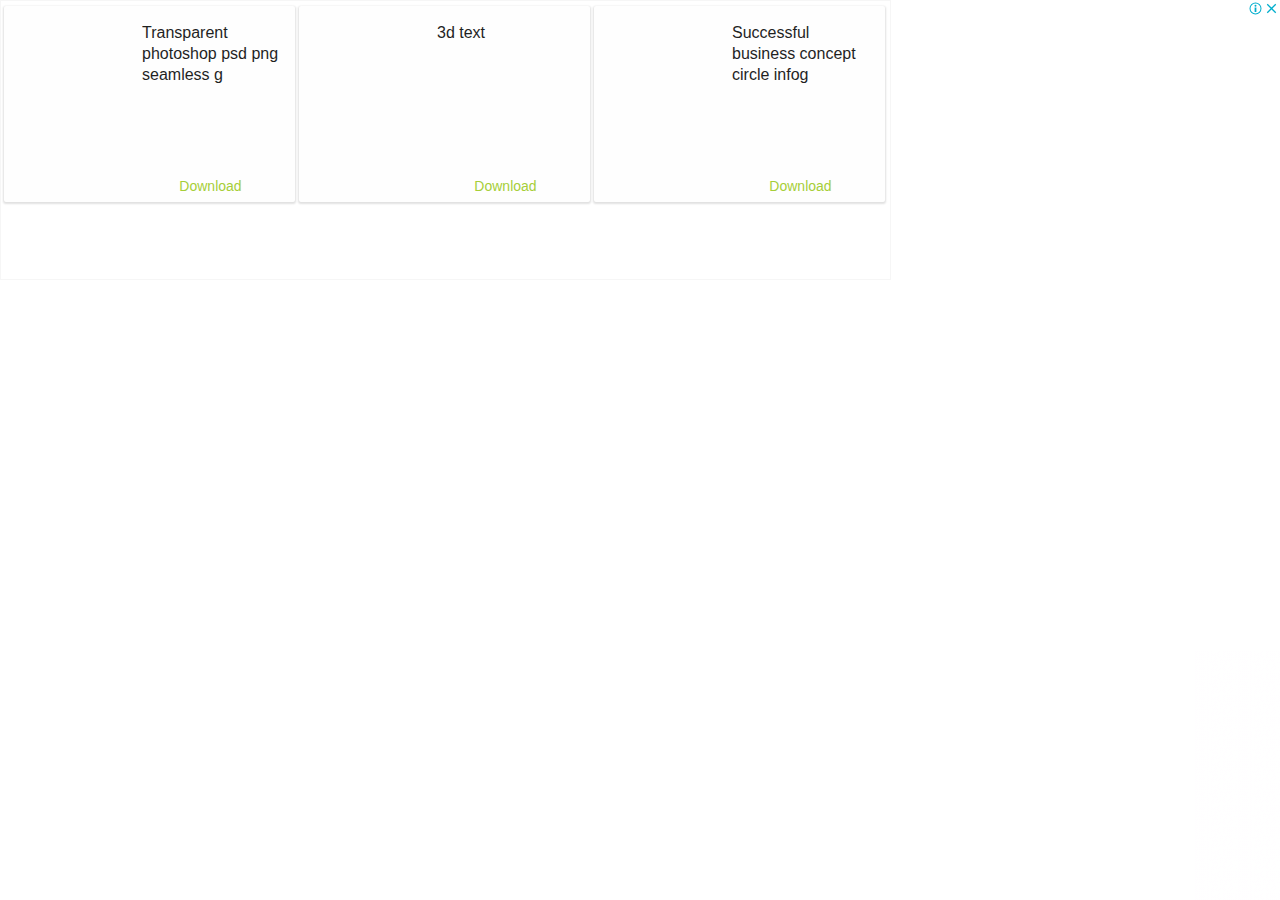
<file: images/Left Side icon PNG and SVG Vector Free Download_files/ads.html>
<!DOCTYPE html>
<!-- saved from url=(1175)https://googleads.g.doubleclick.net/pagead/ads?client=ca-pub-7990972110709254&output=html&h=280&slotname=3288324693&adk=3882133410&adf=3524020889&pi=t.ma~as.3288324693&w=891&fwrn=4&fwrnh=100&lmt=1653342791&rafmt=1&psa=0&format=891x280&url=https%3A%2F%2Fuxwing.com%2Fleft-side-icon%2F&fwr=0&fwrattr=true&rpe=1&resp_fmts=3&wgl=1&uach=WyJMaW51eCIsIjUuMTMuMCIsIng4NiIsIiIsIjEwMS4wLjQ5NTEuNjQiLFtdLG51bGwsbnVsbCwiNjQiLFtbIiBOb3QgQTtCcmFuZCIsIjk5LjAuMC4wIl0sWyJDaHJvbWl1bSIsIjEwMS4wLjQ5NTEuNjQiXV0sZmFsc2Vd&dt=1653342791167&bpp=3&bdt=840&idt=769&shv=r20220518&mjsv=m202205190101&ptt=9&saldr=aa&abxe=1&prev_fmts=0x0&nras=1&correlator=2974789899636&frm=20&pv=1&ga_vid=2014911519.1653342791&ga_sid=1653342792&ga_hid=443980991&ga_fc=1&u_tz=180&u_his=1&u_h=1080&u_w=1920&u_ah=1053&u_aw=1848&u_cd=24&u_sd=1&dmc=8&adx=288&ady=672&biw=1833&bih=882&scr_x=0&scr_y=0&eid=44759875%2C44759926%2C44759842&oid=2&pvsid=2956855551424376&pem=614&tmod=509457960&uas=0&nvt=1&ref=https%3A%2F%2Fwww.google.com%2F&eae=0&fc=1920&brdim=72%2C64%2C72%2C64%2C1848%2C27%2C1848%2C1016%2C1848%2C882&vis=1&rsz=%7C%7CeE%7C&abl=CS&pfx=0&fu=128&bc=31&ifi=2&uci=a!2&fsb=1&xpc=YsBjr4x5LJ&p=https%3A//uxwing.com&dtd=782 -->
<html><head><meta http-equiv="Content-Type" content="text/html; charset=UTF-8"><script>var jscVersion = 'r20220518';</script><script>var google_casm=[];</script><style type="text/css">body{margin:0;padding:0;overflow:hidden;line-height:0;background-color:#fff;}</style><script></script><script data-jc="55" data-jc-version="r20220518">(function(){/*  Copyright The Closure Library Authors. SPDX-License-Identifier: Apache-2.0 */ 'use strict';var e=this||self;var g=class{constructor(a,b){this.g=b===f?a:""}toString(){return this.g.toString()}};g.prototype.i=!0;g.prototype.h=function(){return this.g.toString()};function h(a){return a instanceof g&&a.constructor===g?a.g:"type_error:SafeUrl"}var l=/^(?:(?:https?|mailto|ftp):|[^:/?#]*(?:[/?#]|$))/i,f={};/*  SPDX-License-Identifier: Apache-2.0 */ var p=class{};class q extends p{constructor(a){super();this.g=a}toString(){return this.g}}var r=new q("about:invalid#zTSz");function t(a){if(a instanceof p)if(a instanceof q)a=a.g;else throw Error("");else a=h(a);return a};function u(a,b,c){if(Array.isArray(b))for(var d=0;d<b.length;d++)u(a,String(b[d]),c);else null!=b&&c.push(a+(""===b?"":"="+encodeURIComponent(String(b))))};var v=(a,b,c,d,m)=>{if(m)c=a+("&"+b+"="+c);else{var k="&"+b+"=";let n=a.indexOf(k);0>n?c=a+k+c:(n+=k.length,k=a.indexOf("&",n),c=0<=k?a.substring(0,n)+c+a.substring(k):a.substring(0,n)+c)}return 2E3<c.length?void 0!==d?v(a,b,d,void 0,m):a:c};var w=window;class x{constructor(a){this.j=a}}function y(a){return new x(b=>b.substr(0,a.length+1).toLowerCase()===a+":")}const z=new x(a=>/^[^:]*([/?#]|$)/.test(a));var A=y("http"),B=y("https"),C=y("ftp"),D=y("mailto");const E=[y("data"),A,B,D,C,z];function F(a,b=E){for(let c=0;c<b.length;++c){const d=b[c];if(d instanceof x&&d.j(a))return new q(a)}}function G(a,b=E){return F(a,b)||r};const H=[A,B,D,C,z,y("market"),y("itms"),y("intent"),y("itms-appss")]; var I=()=>{var a=`${"http:"===w.location.protocol?"http:":"https:"}//${"pagead2.googlesyndication.com"}/pagead/gen_204`;return b=>{b={id:"unsafeurl",ctx:600,url:b};var c=[];for(d in b)u(d,b[d],c);var d=c.join("&");if(d){b=a.indexOf("#");0>b&&(b=a.length);c=a.indexOf("?");if(0>c||c>b){c=b;var m=""}else m=a.substring(c+1,b);b=[a.slice(0,c),m,a.slice(b)];c=b[1];b[1]=d?c?c+"&"+d:d:c;d=b[0]+(b[1]?"?"+b[1]:"")+b[2]}else d=a;navigator.sendBeacon&&navigator.sendBeacon(d,"")}};let J=null;var K=()=>{const a=e.performance;return a&&a.now&&a.timing?Math.floor(a.now()+a.timing.navigationStart):Date.now()},L=()=>{const a=e.performance;return a&&a.now?a.now():null};class M{constructor(a,b){var c=L()||K();this.label=a;this.type=b;this.value=c;this.duration=0;this.uniqueId=Math.random();this.taskId=this.slotId=void 0}};const N=e.performance,O=!!(N&&N.mark&&N.measure&&N.clearMarks),P=function(a){let b=!1,c;return function(){b||(c=a(),b=!0);return c}}(()=>{var a;if(a=O){var b;if(null===J){J="";try{a="";try{a=e.top.location.hash}catch(c){a=e.location.hash}a&&(J=(b=a.match(/\bdeid=([\d,]+)/))?b[1]:"")}catch(c){}}b=J;a=!!b.indexOf&&0<=b.indexOf("1337")}return a});function Q(a){a&&N&&P()&&(N.clearMarks(`goog_${a.label}_${a.uniqueId}_start`),N.clearMarks(`goog_${a.label}_${a.uniqueId}_end`))} class R{constructor(){var a=window;this.g=[];this.i=a||e;let b=null;a&&(a.google_js_reporting_queue=a.google_js_reporting_queue||[],this.g=a.google_js_reporting_queue,b=a.google_measure_js_timing);this.h=P()||(null!=b?b:1>Math.random())}start(a,b){if(!this.h)return null;a=new M(a,b);b=`goog_${a.label}_${a.uniqueId}_start`;N&&P()&&N.mark(b);return a}end(a){if(this.h&&"number"===typeof a.value){a.duration=(L()||K())-a.value;var b=`goog_${a.label}_${a.uniqueId}_end`;N&&P()&&N.mark(b);!this.h||2048<this.g.length|| this.g.push(a)}}};const S=new R;var T=()=>{window.google_measure_js_timing||(S.h=!1,S.g!=S.i.google_js_reporting_queue&&(P()&&Array.prototype.forEach.call(S.g,Q,void 0),S.g.length=0))};"number"!==typeof window.google_srt&&(window.google_srt=Math.random());if("complete"==window.document.readyState)T();else if(S.h){var U=()=>{T()},V=window;V.addEventListener&&V.addEventListener.call(V,"load",U,!1)};window.bgz=a=>{if(a=document.getElementById(a)){var b=v(a.href,"bg","10");var c=I();if(!(b instanceof g)){var d=G(b,H);d===r&&c(b);b=new g(t(d),f)}b instanceof g||b instanceof g||(b="object"==typeof b&&b.i?b.h():String(b),l.test(b)||(b="about:invalid#zClosurez"),b=new g(b,f));a.href=h(b)}};}).call(this);</script><script data-jc="53" data-jc-version="r20220518">(function(){/*  Copyright The Closure Library Authors. SPDX-License-Identifier: Apache-2.0 */ 'use strict';var e=this||self;/*  SPDX-License-Identifier: Apache-2.0 */ function g(a){let b=!1,c;return function(){b||(c=a(),b=!0);return c}};var m={Event:{l:"click",J:"dblclick",j:"mousedown",da:"mouseup",ca:"mouseover",ba:"mouseout",aa:"mousemove",Y:"mouseenter",Z:"mouseleave",za:"touchstart",ya:"touchmove",xa:"touchend",wa:"touchcancel",S:"keypress",o:"keydown",T:"keyup",L:"deviceorientation",ea:"MozOrientation",K:"devicemotion",la:"orientationchange",ma:"pagehide",na:"pageshow",D:"beforeunload",F:"blur",H:"contextmenu",m:"DOMContentLoaded",N:"error",O:"focus",P:"hashchange",R:"help",s:"load",W:"losecapture",X:"message",ga:"msvisibilitychange", fa:"mozvisibilitychange",oa:"popstate",qa:"readystatechange",ra:"resize",sa:"scroll",ua:"storage",va:"submit",Ba:"unload",Da:"visibilitychange",Fa:"webkitvisibilitychange",Aa:"transitionend",Ea:"webkitTransitionEnd",G:"change",V:"loadstart",pa:"progress",B:"abort",U:"loadend",I:"crash",ja:"onshow",ia:"onhide",ha:"onAdVisibilityChanged",M:"DOMNodeRemoved",Ca:"viewableChange",C:"animationend",ta:"securitypolicyviolation"},u:{capture:!0},ka:{passive:!0}}; m.v=g(function(){let a=!1;try{const b=Object.defineProperty({},"passive",{get:function(){a=!0}});e.addEventListener("test",null,b)}catch(b){}return a});function n(a){return a?a.passive&&m.v()?a:a.capture||!1:!1}m.i=function(a,b,c,d){return a.addEventListener?(a.addEventListener(b,c,n(d)),!0):!1};m.Ha=function(a,b,c,d){return a.removeEventListener?(a.removeEventListener(b,c,n(d)),!0):!1}; m.Ga=function(a,b,c={}){let d;"function"===typeof window.CustomEvent?d=new CustomEvent(b,c):(d=document.createEvent("CustomEvent"),d.initCustomEvent(b,!!c.bubbles,!!c.cancelable,c.detail));a.dispatchEvent(d)};function p(a,b){if(!a||!b)return!1;if(a.contains&&1==b.nodeType)return a==b||a.contains(b);if("undefined"!=typeof a.compareDocumentPosition)return a==b||!!(a.compareDocumentPosition(b)&16);for(;b&&a!=b;)b=b.parentNode;return b==a};var q=document;let r=null;var t=()=>{const a=e.performance;return a&&a.now&&a.timing?Math.floor(a.now()+a.timing.navigationStart):Date.now()},v=()=>{const a=e.performance;return a&&a.now?a.now():null};class w{constructor(a,b){var c=v()||t();this.label=a;this.type=b;this.value=c;this.duration=0;this.uniqueId=Math.random();this.taskId=this.slotId=void 0}};const x=e.performance,z=!!(x&&x.mark&&x.measure&&x.clearMarks),A=g(()=>{var a;if(a=z){var b;if(null===r){r="";try{a="";try{a=e.top.location.hash}catch(c){a=e.location.hash}a&&(r=(b=a.match(/\bdeid=([\d,]+)/))?b[1]:"")}catch(c){}}b=r;a=!!b.indexOf&&0<=b.indexOf("1337")}return a});function D(a){a&&x&&A()&&(x.clearMarks(`goog_${a.label}_${a.uniqueId}_start`),x.clearMarks(`goog_${a.label}_${a.uniqueId}_end`))} class E{constructor(){var a=window;this.g=[];this.A=a||e;let b=null;a&&(a.google_js_reporting_queue=a.google_js_reporting_queue||[],this.g=a.google_js_reporting_queue,b=a.google_measure_js_timing);this.h=A()||(null!=b?b:1>Math.random())}start(a,b){if(!this.h)return null;a=new w(a,b);b=`goog_${a.label}_${a.uniqueId}_start`;x&&A()&&x.mark(b);return a}end(a){if(this.h&&"number"===typeof a.value){a.duration=(v()||t())-a.value;var b=`goog_${a.label}_${a.uniqueId}_end`;x&&A()&&x.mark(b);!this.h||2048<this.g.length|| this.g.push(a)}}};const F=new E;var G=()=>{window.google_measure_js_timing||(F.h=!1,F.g!=F.A.google_js_reporting_queue&&(A()&&Array.prototype.forEach.call(F.g,D,void 0),F.g.length=0))};"number"!==typeof window.google_srt&&(window.google_srt=Math.random());"complete"==window.document.readyState?G():F.h&&(0,m.i)(window,m.Event.s,()=>{G()});var H=(a,b,c,d,h)=>{window.css?window.css(b,c,d,h,void 0):a&&(b=a.href,h?d=b+("&"+c+"="+d):(h="&"+c+"=",c=b.indexOf(h),0>c?d=b+h+d:(c+=h.length,h=b.indexOf("&",c),d=0<=h?b.substring(0,c)+d+b.substring(h):b.substring(0,c)+d)),a.href=2E3<d.length?b:d)};let I=!1,J=!1,K=null;const L=()=>{let a;null==(a=m.i)||a.call(m,document,m.Event.l,b=>{K=b},m.u)};var M=()=>{const a=K;return a?I||J?!1:(a.preventDefault?a.preventDefault():a.returnValue=!1,!0):!1},N=()=>{(0,m.i)(document,m.Event.j,()=>{I=!0});(0,m.i)(document,m.Event.o,()=>{J=!0});L()};var P=(a,b=17)=>{if(0>b||Math.floor(b)!==b)b=17;O(a,b)},Q=(a,b)=>{O(a,b||1)},R=a=>{O(a,2)},S=(a,b)=>{O(a,b||0)};let T={},U=!0;const O=(a,b)=>{var c;if(c=U)void 0===T[a]&&(T[a]=[]),(c=T[a][b])||(T[a][b]=!0);c||H(document.getElementById(a),a,"nb",b,U)};function V(a,b,c){const d=a.id||"";H(a,d,"nx",b);H(a,d,"ny",c)}var W=class{constructor(){this.g=this.h=null;q.addEventListener&&q.addEventListener(m.Event.j,a=>{this.h=a},!0);(0,m.i)(q,m.Event.m,()=>{this.g=q.getElementById("common_15click_anchor")})}};const aa=[0,2,1];let X=null;var Y=a=>{if(a){var b;{const c=window.event||X;c?((b=c.which?1<<aa[c.which-1]:c.button)&&c.shiftKey&&(b|=8),b&&c.altKey&&(b|=16),b&&c.ctrlKey&&(b|=32)):b=null}b&&H(a,a.id,"mb",b)}};document.addEventListener&&document.addEventListener("mousedown",a=>{X=a},!0);window.mb=Y;var Z={},ba=(a,b=2,c="")=>{c=c?c:a;1!==b&&(void 0===Z[c]?Z[c]=1:Z[c]++);0!==b&&Z[c]&&H(document.getElementById(a),a,"nm",Z[c])};window.init_ssb=(a,b,c,d,h,ca)=>{const l=window;a&&(N(),l.accbk=M);b&&(ca&&(U=!1),l.cla=P,l.cll=Q,l.clb=R,l.clh=S);if(c){const y=new W;l.xy=(f,B,k)=>{k=k||B;const u=f||y.h;if(u&&B&&k&&!p(y.g,u.target)&&(f=q.querySelector("a.one-point-five-click.rhbutton"),!f||(f.classList?f.classList.contains("preexpanded"):0<=Array.prototype.indexOf.call(f.classList?f.classList:("string"==typeof f.className?f.className:f.getAttribute&&f.getAttribute("class")||"").match(/\S+/g)||[],"preexpanded",void 0))||!p(f,u.target))){var C= Math.round(u.clientX-k.offsetLeft);k=Math.round(u.clientY-k.offsetTop);V(B,C,k);y.g&&V(y.g,C,k);f&&V(f,C,k)}}}d&&(l.mb=Y);h&&(l.ss=ba)};}).call(this);</script><script>init_ssb(true,true,true,true,true,false);</script><script>if (typeof(ss) === "undefined") { ss = function(){}; }function st(id) {var a = document.getElementById(id);if (a) {xy(window.event, a);mb(a);}bgz(id);}function ha(a,x){  clh(a,x);if (accbk()) return;bgz(a);}function hb(u) {return bgy(u);}function ia(a,e,x) {if (accbk()) return;cll(a,x);bgz(a);}function ja(a,x) {if (accbk()) return;cla(a,x);bgz(a);}function ga(o,e,x) {if (document.getElementById) {var a=o.id.substring(1),p="",r="",g=e.target,t,f,h;if (g) {t=g.id;f=g.parentNode;if (f) {p=f.id;h=f.parentNode;if (h)r=h.id;}} else {h=e.srcElement;f=h.parentNode;if (f)p=f.id;t=h.id;}if (t==a||p==a||r==a)return true;ia(a,e,x);top.location.href=document.getElementById(a).href;}}</script><script>window.dicnf = {};</script><script data-jc="42" data-jc-version="r20220518" data-jc-flags="[&quot;x%278446&#39;9efotm(&amp;20067;&gt;8&amp;&gt;`dopb/%&lt;1732261!=|vqc)!7201061?&#39;9efotmy&quot;]">(function(){/*  Copyright The Closure Library Authors. SPDX-License-Identifier: Apache-2.0 */ 'use strict';var ba="function"==typeof Object.defineProperties?Object.defineProperty:function(a,b,c){if(a==Array.prototype||a==Object.prototype)return a;a[b]=c.value;return a};function ca(a){a=["object"==typeof globalThis&&globalThis,a,"object"==typeof window&&window,"object"==typeof self&&self,"object"==typeof global&&global];for(var b=0;b<a.length;++b){var c=a[b];if(c&&c.Math==Math)return c}throw Error("Cannot find global object");}var da=ca(this); function ea(a,b){if(b)a:{var c=da;a=a.split(".");for(var d=0;d<a.length-1;d++){var e=a[d];if(!(e in c))break a;c=c[e]}a=a[a.length-1];d=c[a];b=b(d);b!=d&&null!=b&&ba(c,a,{configurable:!0,writable:!0,value:b})}}ea("globalThis",function(a){return a||da});var p=this||self;function r(a){r[" "](a);return a}r[" "]=function(){};var fa={},t=null; function ha(a,b){void 0===b&&(b=0);if(!t){t={};for(var c="ABCDEFGHIJKLMNOPQRSTUVWXYZabcdefghijklmnopqrstuvwxyz0123456789".split(""),d=["+/=","+/","-_=","-_.","-_"],e=0;5>e;e++){var f=c.concat(d[e].split(""));fa[e]=f;for(var g=0;g<f.length;g++){var l=f[g];void 0===t[l]&&(t[l]=g)}}}b=fa[b];c=Array(Math.floor(a.length/3));d=b[64]||"";for(e=f=0;f<a.length-2;f+=3){var k=a[f],h=a[f+1];l=a[f+2];g=b[k>>2];k=b[(k&3)<<4|h>>4];h=b[(h&15)<<2|l>>6];l=b[l&63];c[e++]=g+k+h+l}g=0;l=d;switch(a.length-f){case 2:g= a[f+1],l=b[(g&15)<<2]||d;case 1:a=a[f],c[e]=b[a>>2]+b[(a&3)<<4|g>>4]+l+d}return c.join("")};var ia="undefined"!==typeof Uint8Array;const z=Symbol(void 0);function ja(a){let b;z?b=a[z]:b=a.m;return null==b?0:b}function A(a){Object.isFrozen(a)||(z?a[z]|=1:void 0!==a.m?a.m|=1:Object.defineProperties(a,{m:{value:1,configurable:!0,writable:!0,enumerable:!1}}));return a};function ka(a){return null!==a&&"object"===typeof a&&!Array.isArray(a)&&a.constructor===Object}let B;var C=Object.freeze(A([]));function la(a){a=a.j;if(Array.isArray(a)&&ja(a)&2)throw Error("Cannot mutate an immutable Message");}function ma(a){return{value:a,configurable:!1,writable:!1,enumerable:!1}};function na(a){switch(typeof a){case "number":return isFinite(a)?a:String(a);case "object":if(a&&!Array.isArray(a)&&ia&&null!=a&&a instanceof Uint8Array)return ha(a)}return a};function oa(a,b=pa){return qa(a,b)}function ra(a,b){if(null!=a){if(Array.isArray(a))a=qa(a,b);else if(ka(a)){const c={};for(let d in a)c[d]=ra(a[d],b);a=c}else a=b(a);return a}}function qa(a,b){const c=a.slice();for(let d=0;d<c.length;d++)c[d]=ra(c[d],b);Array.isArray(a)&&ja(a)&1&&A(c);return c}function sa(a){if(a&&"object"==typeof a&&a.toJSON)return a.toJSON();a=na(a);return Array.isArray(a)?oa(a,sa):a}function pa(a){return ia&&null!=a&&a instanceof Uint8Array?new Uint8Array(a):a};function E(a,b,c){la(a);b<a.h?a.j[b+a.g]=c:(a.i||(a.i=a.j[a.h+a.g]={}))[b]=c;return a};var ua=class{constructor(a,b,c){a||(a=ta);ta=null;var d=this.constructor.h;a||(a=d?[d]:[]);this.g=(d?0:-1)-(this.constructor.g||0);this.l=void 0;this.j=a;a:{d=this.j.length;a=d-1;if(d&&(d=this.j[a],ka(d))){this.h=a-this.g;this.i=d;break a}void 0!==b&&-1<b?(this.h=Math.max(b,a+1-this.g),this.i=void 0):this.h=Number.MAX_VALUE}if(c)for(b=0;b<c.length;b++)if(a=c[b],a<this.h)a+=this.g,(d=this.j[a])?Array.isArray(d)&&A(d):this.j[a]=C;else{d=this.i||(this.i=this.j[this.h+this.g]={});let e=d[a];e?Array.isArray(e)&& A(e):d[a]=C}}toJSON(){const a=this.j;return B?a:oa(a,sa)}};ua.prototype.toString=function(){return this.j.toString()};function va(a,b){return na(b)}let ta;var wa=class extends ua{};Object.defineProperties(wa,{[Symbol.hasInstance]:ma(()=>{throw Error("Cannot perform instanceof checks for MutableMessage");})});class F extends wa{}Object.defineProperties(F,{[Symbol.hasInstance]:ma(Object[Symbol.hasInstance])});var G=class{constructor(a,b=!1){this.key=a;this.defaultValue=b;this.valueType="boolean"}};var xa=new G("45368259"),ya=new G("45357156",!0),za=new G("45350890");var H=(a,b)=>"&adurl="==a.substring(a.length-7)?a.substring(0,a.length-7)+b+"&adurl=":a+b;/*  SPDX-License-Identifier: Apache-2.0 */ function I(a,b,c){a.addEventListener&&a.addEventListener(b,c,!1)};var Aa=RegExp("^(?:([^:/?#.]+):)?(?://(?:([^\\\\/?#]*)@)?([^\\\\/?#]*?)(?::([0-9]+))?(?=[\\\\/?#]|$))?([^?#]+)?(?:\\?([^#]*))?(?:#([\\s\\S]*))?$");function Ba(){if(!globalThis.crypto)return Math.random();try{const a=new Uint32Array(1);globalThis.crypto.getRandomValues(a);return a[0]/65536/65536}catch(a){return Math.random()}}function Ga(a,b){if(a)for(const c in a)Object.prototype.hasOwnProperty.call(a,c)&&b(a[c],c,a)}function Ha(a=document){return a.createElement("img")};function Ia(a,b=null){Ja(a,b)}function Ja(a,b){p.google_image_requests||(p.google_image_requests=[]);const c=Ha(p.document);if(b){const d=e=>{b&&b(e);c.removeEventListener&&c.removeEventListener("load",d,!1);c.removeEventListener&&c.removeEventListener("error",d,!1)};I(c,"load",d);I(c,"error",d)}c.src=a;p.google_image_requests.push(c)};let J=0;function Ka(a,b=null){return b&&b.getAttribute("data-jc")===String(a)?b:document.querySelector(`[${"data-jc"}="${a}"]`)};function L(a){M||(M=new La);const b=M.g[a.key];if("proto"===a.valueType){try{const c=JSON.parse(b);if(Array.isArray(c))return c}catch(c){}return a.defaultValue}return typeof b===typeof a.defaultValue?b:a.defaultValue}var Ma=class{constructor(){this.g={}}};var La=class extends Ma{constructor(){super();var a=Ka(J,document.currentScript);a=a&&a.getAttribute("data-jc-flags")||"";try{const b=JSON.parse(a)[0];a="";for(let c=0;c<b.length;c++)a+=String.fromCharCode(b.charCodeAt(c)^"\u0003\u0007\u0003\u0007\b\u0004\u0004\u0006\u0005\u0003".charCodeAt(c%10));this.g=JSON.parse(a)}catch(b){}}},M;var Na=window;class Oa{constructor(a,b){this.error=a;this.context=b.context;this.msg=b.message||"";this.id=b.id||"jserror";this.meta={}}};const Pa=RegExp("^https?://(\\w|-)+\\.cdn\\.ampproject\\.(net|org)(\\?|/|$)");var Qa=class{constructor(a,b){this.g=a;this.h=b}},Ra=class{constructor(a,b){this.url=a;this.s=!!b;this.depth=null}};function N(a,b){const c={};c[a]=b;return[c]}function Sa(a,b,c,d,e){const f=[];Ga(a,function(g,l){(g=Ta(g,b,c,d,e))&&f.push(l+"="+g)});return f.join(b)} function Ta(a,b,c,d,e){if(null==a)return"";b=b||"&";c=c||",$";"string"==typeof c&&(c=c.split(""));if(a instanceof Array){if(d=d||0,d<c.length){const f=[];for(let g=0;g<a.length;g++)f.push(Ta(a[g],b,c,d+1,e));return f.join(c[d])}}else if("object"==typeof a)return e=e||0,2>e?encodeURIComponent(Sa(a,b,c,d,e+1)):"...";return encodeURIComponent(String(a))}function Ua(a){let b=1;for(const c in a.h)b=c.length>b?c.length:b;return 3997-b-a.i.length-1} function Va(a,b,c){b=b+"//pagead2.googlesyndication.com"+c;let d=Ua(a)-c.length;if(0>d)return"";a.g.sort(function(f,g){return f-g});c=null;let e="";for(let f=0;f<a.g.length;f++){const g=a.g[f],l=a.h[g];for(let k=0;k<l.length;k++){if(!d){c=null==c?g:c;break}let h=Sa(l[k],a.i,",$");if(h){h=e+h;if(d>=h.length){d-=h.length;b+=h;e=a.i;break}c=null==c?g:c}}}a="";null!=c&&(a=e+"trn="+c);return b+a}class O{constructor(){this.i="&";this.h={};this.l=0;this.g=[]}};function Wa(){var a=P,b=window.google_srt;0<=b&&1>=b&&(a.g=b)}function Q(a,b,c,d,e,f){if((d?a.g:Math.random())<(e||.01))try{let g;c instanceof O?g=c:(g=new O,Ga(c,(k,h)=>{var n=g;const m=n.l++;k=N(h,k);n.g.push(m);n.h[m]=k}));const l=Va(g,a.h,"/pagead/gen_204?id="+b+"&");l&&("undefined"!==typeof f?Ia(l,f):Ia(l))}catch(g){}}class Xa{constructor(){this.h="http:"===Na.location.protocol?"http:":"https:";this.g=Math.random()}};let R=null;var Ya=()=>{const a=p.performance;return a&&a.now&&a.timing?Math.floor(a.now()+a.timing.navigationStart):Date.now()},Za=()=>{const a=p.performance;return a&&a.now?a.now():null};class $a{constructor(a,b){var c=Za()||Ya();this.label=a;this.type=b;this.value=c;this.duration=0;this.uniqueId=Math.random();this.taskId=this.slotId=void 0}};const S=p.performance,ab=!!(S&&S.mark&&S.measure&&S.clearMarks),T=function(a){let b=!1,c;return function(){b||(c=a(),b=!0);return c}}(()=>{var a;if(a=ab){var b;if(null===R){R="";try{a="";try{a=p.top.location.hash}catch(c){a=p.location.hash}a&&(R=(b=a.match(/\bdeid=([\d,]+)/))?b[1]:"")}catch(c){}}b=R;a=!!b.indexOf&&0<=b.indexOf("1337")}return a});function bb(a){a&&S&&T()&&(S.clearMarks(`goog_${a.label}_${a.uniqueId}_start`),S.clearMarks(`goog_${a.label}_${a.uniqueId}_end`))} class cb{constructor(){var a=window;this.h=[];this.i=a||p;let b=null;a&&(a.google_js_reporting_queue=a.google_js_reporting_queue||[],this.h=a.google_js_reporting_queue,b=a.google_measure_js_timing);this.g=T()||(null!=b?b:1>Math.random())}start(a,b){if(!this.g)return null;a=new $a(a,b);b=`goog_${a.label}_${a.uniqueId}_start`;S&&T()&&S.mark(b);return a}end(a){if(this.g&&"number"===typeof a.value){a.duration=(Za()||Ya())-a.value;var b=`goog_${a.label}_${a.uniqueId}_end`;S&&T()&&S.mark(b);!this.g||2048< this.h.length||this.h.push(a)}}};function U(a){let b=a.toString();a.name&&-1==b.indexOf(a.name)&&(b+=": "+a.name);a.message&&-1==b.indexOf(a.message)&&(b+=": "+a.message);if(a.stack){a=a.stack;try{-1==a.indexOf(b)&&(a=b+"\n"+a);let c;for(;a!=c;)c=a,a=a.replace(/((https?:\/..*\/)[^\/:]*:\d+(?:.|\n)*)\2/,"$1");b=a.replace(/\n */g,"\n")}catch(c){}}return b} function db(a,b,c,d){let e,f;try{a.g&&a.g.g?(f=a.g.start(b.toString(),3),e=c(),a.g.end(f)):e=c()}catch(g){c=!0;try{bb(f),c=a.v(b,new Oa(g,{message:U(g)}),void 0,d)}catch(l){a.l(217,l)}if(c){let l,k;null==(l=window.console)||null==(k=l.error)||k.call(l,g)}else throw g;}return e}function eb(a,b,c,d){var e=V;return(...f)=>db(e,a,()=>b.apply(c,f),d)} class fb{constructor(a=null){this.u=P;this.h=null;this.v=this.l;this.g=a;this.i=!1}l(a,b,c,d,e){e=e||"jserror";let f;try{const v=new O;var g=v;g.g.push(1);g.h[1]=N("context",a);b.error&&b.meta&&b.id||(b=new Oa(b,{message:U(b)}));if(b.msg){g=v;var l=b.msg.substring(0,512);g.g.push(2);g.h[2]=N("msg",l)}var k=b.meta||{};b=k;if(this.h)try{this.h(b)}catch(u){}if(d)try{d(b)}catch(u){}d=v;k=[k];d.g.push(3);d.h[3]=k;d=p;k=[];let K;b=null;do{var h=d;try{var n;if(n=!!h&&null!=h.location.href)b:{try{r(h.foo); n=!0;break b}catch(u){}n=!1}var m=n}catch(u){m=!1}m?(K=h.location.href,b=h.document&&h.document.referrer||null):(K=b,b=null);k.push(new Ra(K||""));try{d=h.parent}catch(u){d=null}}while(d&&h!=d);for(let u=0,Ca=k.length-1;u<=Ca;++u)k[u].depth=Ca-u;h=p;if(h.location&&h.location.ancestorOrigins&&h.location.ancestorOrigins.length==k.length-1)for(m=1;m<k.length;++m){var q=k[m];q.url||(q.url=h.location.ancestorOrigins[m-1]||"",q.s=!0)}var w=k;let X=new Ra(p.location.href,!1);h=null;const Y=w.length-1;for(q= Y;0<=q;--q){var x=w[q];!h&&Pa.test(x.url)&&(h=x);if(x.url&&!x.s){X=x;break}}x=null;const nb=w.length&&w[Y].url;0!=X.depth&&nb&&(x=w[Y]);f=new Qa(X,x);if(f.h){w=v;var y=f.h.url||"";w.g.push(4);w.h[4]=N("top",y)}var Z={url:f.g.url||""};if(f.g.url){var aa=f.g.url.match(Aa),D=aa[1],Da=aa[3],Ea=aa[4];y="";D&&(y+=D+":");Da&&(y+="//",y+=Da,Ea&&(y+=":"+Ea));var Fa=y}else Fa="";D=v;Z=[Z,{url:Fa}];D.g.push(5);D.h[5]=Z;Q(this.u,e,v,this.i,c)}catch(v){try{Q(this.u,e,{context:"ecmserr",rctx:a,msg:U(v),url:f&& f.g.url},this.i,c)}catch(K){}}return!0}};var gb=a=>{var b="o";if(a.o&&a.hasOwnProperty(b))return a.o;b=new a;return a.o=b};class hb{constructor(){this.g=()=>[]}};let P,V;const W=new cb;var ib=()=>{window.google_measure_js_timing||(W.g=!1,W.h!=W.i.google_js_reporting_queue&&(T()&&Array.prototype.forEach.call(W.h,bb,void 0),W.h.length=0))};(a=>{P=null!=a?a:new Xa;"number"!==typeof window.google_srt&&(window.google_srt=Math.random());Wa();V=new fb(W);V.h=b=>{var c=J;0!==c&&(b.jc=String(c),c=(c=Ka(c,document.currentScript))&&c.getAttribute("data-jc-version")||"unknown",b.shv=c)};V.i=!0;"complete"==window.document.readyState?ib():W.g&&I(window,"load",()=>{ib()})})(); var jb=(a,b,c,d)=>eb(a,b,c,d),kb=(a,b,c,d)=>{const e=gb(hb).g();!b.eid&&e.length&&(b.eid=e.toString());Q(P,a,b,!0,c,d)};function lb(){const a=window;let b;if(a.gmaSdk||(null==(b=a.webkit)?0:b.messageHandlers.getGmaViewSignals))return a;try{const c=window.parent;let d;if(c.gmaSdk||(null==(d=c.webkit)?0:d.messageHandlers.getGmaViewSignals))return c}catch(c){}return null} function mb(a,b={},c=()=>{},d=()=>{},e=200,f,g){const l=String(Math.floor(2147483647*Ba()));let k=0;const h=n=>{try{const m="object"===typeof n.data?n.data:JSON.parse(n.data);l===m.paw_id&&(window.clearTimeout(k),window.removeEventListener("message",h),m.signal?c(m.signal):m.error&&d(m.error))}catch(m){g("paw_sigs",{msg:"postmessageError",err:m instanceof Error?m.message:"nonError",data:null==n.data?"null":500<n.data.length?n.data.substring(0,500):n.data})}};window.addEventListener("message",n=>{f(903, ()=>{h(n)})()});a.postMessage(Object.assign({},{paw_id:l},b));k=window.setTimeout(()=>{window.removeEventListener("message",h);d("PAW GMA postmessage timed out.")},e)};var ob=new class{constructor(a,b=!1){this.g=a;this.defaultValue=b}}(434462125,!0);var pb=class{constructor(){const a={};this.g=()=>{var b=ob.g,c=ob.defaultValue;return null!=a[b]?a[b]:c}}};function qb(a,b){return E(a,2,b)}function rb(a,b){return E(a,3,b)}function sb(a,b){return E(a,4,b)}function tb(a,b){return E(a,5,b)}function ub(a,b){return E(a,9,b)}function vb(a,b){la(a);let c;if(b){c=A([]);for(let d=0;d<b.length;d++)c[d]=b[d].j;a.l||(a.l={});a.l[10]=b}else a.l&&(a.l[10]=void 0),c=C;return E(a,10,c)}function wb(a,b){return E(a,11,b)}function xb(a,b){return E(a,1,b)} var zb=class extends F{constructor(){super(void 0,-1,yb)}},Ab=class extends F{constructor(){super(void 0)}},yb=[10,6];const Bb="platform platformVersion architecture model uaFullVersion bitness fullVersionList wow64".split(" ");function Cb(a){let b;return null!=(b=a.google_tag_data)?b:a.google_tag_data={}} function Db(a){let b,c;if("function"!==typeof(null==(b=a.navigator)?void 0:null==(c=b.userAgentData)?void 0:c.getHighEntropyValues))return null;const d=Cb(a);if(d.uach_promise)return d.uach_promise;a=a.navigator.userAgentData.getHighEntropyValues(Bb).then(e=>{null!=d.uach||(d.uach=e);return e});return d.uach_promise=a} function Eb(a){let b;return wb(vb(ub(tb(sb(rb(qb(xb(new zb,a.platform||""),a.platformVersion||""),a.architecture||""),a.model||""),a.uaFullVersion||""),a.bitness||""),(null==(b=a.fullVersionList)?void 0:b.map(c=>{var d=new Ab;d=E(d,1,c.brand);return E(d,2,c.version)}))||[]),a.wow64||!1)} function Fb(){var a=window;if(gb(pb).g()){let e,f;return null!=(f=null==(e=Db(a))?void 0:e.then(g=>Eb(g)))?f:null}let b,c;if("function"!==typeof(null==(b=a.navigator)?void 0:null==(c=b.userAgentData)?void 0:c.getHighEntropyValues))return null;let d;return null!=(d=a.navigator.userAgentData.getHighEntropyValues(Bb).then(e=>Eb(e)))?d:null};class Gb{constructor(){this.promise=new Promise(a=>{this.g=a})}};window.viewReq=[];const Hb=a=>{const b=new Image;b.src=a.replace("&amp;","&");window.viewReq.push(b)},Ib=a=>{fetch(a,{keepalive:!0,credentials:"include",redirect:"follow",method:"get",mode:"no-cors"}).catch(()=>{Hb(a)})},Jb=a=>{window.fetch?Ib(a):Hb(a)};J=42; window.vu=a=>{const b=L(ya),c=lb();var d;if(b&&null!=(null==c?void 0:null==(d=c.gmaSdk)?void 0:d.getViewSignals)){var e;(d=null==c?void 0:null==(e=c.gmaSdk)?void 0:e.getViewSignals())&&(a=H(a,"&ms="+d))}L(xa)&&"__google_lidar_radf_"in window&&(a=H(a,"&avradf=1"));const f=[];e=()=>{const l=new Gb;f.push(l.promise);return l.g};if(L(za)&&(d=Fb(),null!=d)){const l=e();d.then(k=>{a:{B=!0;try{var h=JSON.stringify(k.toJSON(),va);break a}finally{B=!1}h=void 0}k=h;h=[];for(var n=0,m=0;m<k.length;m++){var q= k.charCodeAt(m);255<q&&(h[n++]=q&255,q>>=8);h[n++]=q}k=ha(h,3);0<k.length&&(a=H(a,"&uach="+k));l()})}let g;if(b&&null!=(null==c?void 0:null==(g=c.webkit)?void 0:g.messageHandlers.getGmaViewSignals)){const l=e();let k;mb(null==c?void 0:null==(k=c.webkit)?void 0:k.messageHandlers.getGmaViewSignals,{},h=>{a=H(a,"&"+h);l()},()=>{l()},200,jb,kb)}0<f.length?Promise.all(f).then(()=>{Jb(a)}):Jb(a)};}).call(this);</script><style>html,body,a{height:100%;overflow:hidden;width:100%}.ad-container{background-color:#ffffff;border:1px solid rgba(240,240,240,.6);cursor:pointer;height:278px;left:0;overflow:hidden;position:absolute;top:0;width:889px}.logo-image-backup-text{color:rgb(97,97,97);font-family:'Roboto',Arial,sans-serif;font-style:normal;font-weight:normal;line-height:1.25em;position:relative;text-align:center}.backup-text-center{left:50%;top:50%;transform:translate(-50%,-50%);-ms-transform:translate(-50%,-50%);-webkit-transform:translate(-50%,-50%)}.bg-image{height:100%;position:absolute;width:100%}.disclaimer-asterisk{font-family:Roboto;font-size:14px;font-weight:bold;padding-top:2px;padding-right:4px}.disclaimer-container{line-height:14px;width:100%;height:1px;color:#000000;font-family:Roboto;font-size:10px;font-weight:normal;letter-spacing:0.6px;margin:5px 8px;text-align:center;margin-bottom:-15px}.disclaimer-container-slidein{margin-bottom:0;animation-duration:0.18s;animation-name:slidein;animation-fill-mode:both}.disclaimer-container-slideout{animation-duration:0.34s;animation-delay:2s;animation-name:slideout;animation-fill-mode:both}.disclaimer-button{background-color:#A6CE39;border-top-left-radius:2px;bottom:1px;color:#202124;display:flex;align-items:center;font-family:Roboto;font-size:10px;font-weight:normal;letter-spacing:0.2px;line-height:12px;opacity:0.9;padding:0 4px;position:absolute;right:1px;z-index:2000}.disclaimer-button-slidein{animation-duration:0.34s;animation-delay:2s;animation-name:slidein;animation-fill-mode:both}.disclaimer-button-slideout{margin-bottom:-20px;animation-duration:0.18s;animation-name:slideout;animation-fill-mode:both}@keyframes slidein {from{margin-bottom:-15px}to{margin-bottom:0%}}@keyframes slideout {from{margin-bottom:0%}to{margin-bottom:-15px}}@keyframes disclaimer-button-amp-animation {0%{transform:translateY(0)}2%{transform:translateY(15px)}97%{transform:translateY(15px)}100%{transform:translateY(0)}}@keyframes disclaimer-container-amp-animation {0%{transform:translateY(0)}2%{transform:translateY(-15px)}97%{transform:translateY(-15px)}100%{transform:translateY(0)}}@keyframes logo-shrink-animation {0%{transform:scale(1) translateY(0)}2%{transform:scale(0) translateY(-35px)}97%{transform:scale(0) translateY(-35px)}100%{transform:scale(1) translateY(0)}}.logo{align-items:center;display:flex;flex-direction:column;float:left;justify-content:center;}.logo-container{display:flex;flex-direction:column;overflow:hidden;margin:auto !important;margin:initial !important;height:100% !important}.logo-image{background-position:center;background-repeat:no-repeat;background-size:contain;height:100%;width:100%;}.promo-text{color:#000000;font-family:Roboto,Arial,sans-serif;font-size:14px;line-height:16px;position:relative;text-align:center;}.promo-text-banner{top:50% !important;text-align:left !important;transform:translate(-50%,-50%);-webkit-transform:translate(-50%,-50%);}.promo-container{width:100%;width:80% !important;}.promo-container-banner{animation:image_animation 2s ease-in-out 1 both;-webkit-animation:image_animation 2s ease-in-out 1 both;height:268px;position:absolute;padding:5px 25px !important;width:355.6px;}.product{background:#FEFEFE;border-radius:2px;box-shadow:0 1px 2px 1px rgba(0,0,0,0.12);float:left;height:196px;overflow:visible;position:relative;width:291px}.product:hover{box-shadow:0 0 0 1px #A6CE39}.fixed-features{height:100%;left:0;position:absolute;top:0;width:100%}.product-container{float:left;height:202px;width:889px;}.product-image{overflow:hidden;height:196px;width:122px}.cropped-image-intermedia-box{left:50%;height:100%;overflow:hidden;position:relative;top:50%;transform:translate(-50%,-50%);-ms-transform:translate(-50%,-50%);-webkit-transform:translate(-50%,-50%);width:100%}.cropped-image-box{background-position:center center;background-repeat:no-repeat;background-size:contain;height:100%;position:relative;width:100%}.image-url{object-fit:cover;width:inherit;height:inherit;border-radius:2px}.image-url-amp{background-position:center;background-size:cover;width:inherit;height:inherit;border-radius:2px}.product-info{height:196px;width:169px}.product-info-font{color:#000;opacity:.87;font-size:16px;line-height:21px}.hyphenate{overflow-wrap:break-word;word-wrap:break-word;-webkit-hyphens:auto;-ms-hyphens:auto;-moz-hyphens:auto;hyphens:auto}.product-name{font-family:Roboto,Arial,sans-serif;padding:16px 16px 8px}.product-price{font-family:Roboto,Arial,sans-serif;font-weight:bold;padding:8px 16px}.product-cta{bottom:0 !important;color:#A6CE39;font-family:Roboto,Arial,sans-serif;font-size:14px;line-height:16px;padding:8px 4px;position:absolute;text-align:center}.product-rating-container{padding:8px 16px;width:100%}.product-rating-dark-star{background-image:url("data:image/svg+xml,%3Csvg%20xmlns%3D%22http%3A%2F%2Fwww.w3.org%2F2000%2Fsvg%22%20width%3D%221235%22%20height%3D%221175%22%20viewBox%3D%220%200%201235%201175%22%3E%3Cpath%20d%3D%22M0%20449h1235l-999%20726%20382-1175%20382%201175z%22%20fill%3D%22%23bbb%22%3E%3C%2Fpath%3E%3C%2Fsvg%3E");background-repeat:repeat-x;background-size:14px 14px;max-width:70px;width:70px;height:14px}.product-rating-bright-star{background-image:url("data:image/svg+xml,%3Csvg%20xmlns%3D%22http%3A%2F%2Fwww.w3.org%2F2000%2Fsvg%22%20width%3D%221235%22%20height%3D%221175%22%20viewBox%3D%220%200%201235%201175%22%3E%3Cpath%20d%3D%22M0%20449h1235l-999%20726%20382-1175%20382%201175z%22%20fill%3D%22%23f48f01%22%3E%3C%2Fpath%3E%3C%2Fsvg%3E");background-size:14px 14px;height:14px}.marketing-image-container{height:268px;margin:5px;width:511px}.marketing-image-container-animated{position:absolute;z-index:1;}.marketing-image-container-not-animated{float:left}.marketing-image{background-repeat:no-repeat;background-size:cover;height:100%;width:100%;border-radius:10px}.product-table-rounded-corners{background-color:#ffffff;border-radius:8px 8px 0px 0px;height:5px;position:relative;top:263px;width:889px}@-webkit-keyframes image_animation {0%,50%{opacity:1;transform:translateY(0)}80%,100%{opacity:0;transform:translateY(-100%)}}@keyframes image_animation {0%,50%{opacity:1;transform:translateY(0)}80%,100%{opacity:0;transform:translateY(-100%)}}@-webkit-keyframes image_320x100_animation {0%,50%{opacity:1;transform:translateY(0)}75%,100%{opacity:0;transform:translateY(-100%)}}@keyframes image_320x100_animation {0%,50%{opacity:1;transform:translateY(0)}75%,100%{opacity:0;transform:translateY(-100%)}}@-webkit-keyframes logo_banner_no_promo_animation {0%,45%{transform:translateX(-184px) scale(2,2)}65%,100%{transform:translateX(0)}}@keyframes logo_banner_no_promo_animation {0%,45%{transform:translateX(-184px) scale(2,2)}65%,100%{transform:translateX(0)}}@-webkit-keyframes logo_banner_promo_animation {0%,45%{transform:translateX(-92px) scale(2,2)}65%,100%{transform:translateX(0)}}@keyframes logo_banner_promo_animation {0%,45%{transform:translateX(-92px) scale(2,2)}65%,100%{transform:translateX(0)}}@-webkit-keyframes logo_square_animation {0%,50%{transform:translateY(--86px)}65%,100%{transform:translateY(0)}}@keyframes logo_square_animation {0%,50%{transform:translateY(--86px)}65%,100%{transform:translateY(0)}}@-webkit-keyframes logo_320x100_no_promo_animation {0%,50%{transform:translateX(-100px)}75%,100%{transform:translateX(0px)}}@keyframes logo_320x100_no_promo_animation {0%,50%{transform:translateX(-100px)}75%,100%{transform:translateX(0px)}}@-webkit-keyframes product_animation {0%,50%{transform:translateY(278px)}80%,100%{transform:translateY(0)}}@keyframes product_animation {0%,50%{transform:translateY(278px)}80%,100%{transform:translateY(0)}}@-webkit-keyframes promo_square_animation {0%,50%{opacity:1}65%,100%{opacity:0}}@keyframes promo_square_animation {0%,50%{opacity:1}65%,100%{opacity:0}}@-webkit-keyframes promo_320x100_animation {0%,50%{opacity:0}75%,100%{opacity:1}}@keyframes promo_320x100_animation {0%,50%{opacity:0}75%,100%{opacity:1}}</style><script src="./f.txt"></script><meta http-equiv="Content-Security-Policy" content="child-src &#39;unsafe-inline&#39; cm.g.doubleclick.net googleads.g.doubleclick.net www.google.com accounts.google.com pagead2.googlesyndication.com/pagead/s/cookie_push.html gmsg: https://tpc.googlesyndication.com/pagead/gadgets/in_page_full_auto_V1/Responsive_Monte_GpaSingleIframe.html;frame-src &#39;unsafe-inline&#39; cm.g.doubleclick.net googleads.g.doubleclick.net www.google.com accounts.google.com pagead2.googlesyndication.com/pagead/s/cookie_push.html gmsg: https://tpc.googlesyndication.com/pagead/gadgets/in_page_full_auto_V1/Responsive_Monte_GpaSingleIframe.html"></head><body marginwidth="0" marginheight="0" class="jar"><script data-jc="56" data-jc-version="r20220518">(function(){/*  Copyright The Closure Library Authors. SPDX-License-Identifier: Apache-2.0 */ 'use strict';var e=this||self;function f(a){return a};var l;var m;var p=class{constructor(a,b){this.g=b===n?a:""}toString(){return this.g+""}},n={};function q(a){if(void 0===m){var b=null;var c=e.trustedTypes;if(c&&c.createPolicy){try{b=c.createPolicy("goog#html",{createHTML:f,createScript:f,createScriptURL:f})}catch(d){e.console&&e.console.error(d.message)}m=b}else m=b}a=(b=m)?b.createScriptURL(a):a;return new p(a,n)};/*  SPDX-License-Identifier: Apache-2.0 */ function r(a,b){a.src=b instanceof p&&b.constructor===p?b.g:"type_error:TrustedResourceUrl";var c;let d;(c=(b=null==(d=(c=(a.ownerDocument&&a.ownerDocument.defaultView||window).document).querySelector)?void 0:d.call(c,"script[nonce]"))?b.nonce||b.getAttribute("nonce")||"":"")&&a.setAttribute("nonce",c)};function t(a,b){var c=window;c.addEventListener&&c.addEventListener(a,b,!1)};function u(a,b){b=String(b);"application/xhtml+xml"===a.contentType&&(b=b.toLowerCase());return a.createElement(b)}function v(a){this.g=a||e.document||document};function w(a=document){return a.createElement("img")};let x=null;var y=()=>{const a=e.performance;return a&&a.now&&a.timing?Math.floor(a.now()+a.timing.navigationStart):Date.now()},z=()=>{const a=e.performance;return a&&a.now?a.now():null};class A{constructor(a,b){var c=z()||y();this.label=a;this.type=b;this.value=c;this.duration=0;this.uniqueId=Math.random();this.taskId=this.slotId=void 0}};const B=e.performance,C=!!(B&&B.mark&&B.measure&&B.clearMarks),D=function(a){let b=!1,c;return function(){b||(c=a(),b=!0);return c}}(()=>{var a;if(a=C){var b;if(null===x){x="";try{a="";try{a=e.top.location.hash}catch(c){a=e.location.hash}a&&(x=(b=a.match(/\bdeid=([\d,]+)/))?b[1]:"")}catch(c){}}b=x;a=!!b.indexOf&&0<=b.indexOf("1337")}return a});function E(a){a&&B&&D()&&(B.clearMarks(`goog_${a.label}_${a.uniqueId}_start`),B.clearMarks(`goog_${a.label}_${a.uniqueId}_end`))} class F{constructor(){var a=window;this.g=[];this.i=a||e;let b=null;a&&(a.google_js_reporting_queue=a.google_js_reporting_queue||[],this.g=a.google_js_reporting_queue,b=a.google_measure_js_timing);this.h=D()||(null!=b?b:1>Math.random())}start(a,b){if(!this.h)return null;a=new A(a,b);b=`goog_${a.label}_${a.uniqueId}_start`;B&&D()&&B.mark(b);return a}end(a){if(this.h&&"number"===typeof a.value){a.duration=(z()||y())-a.value;var b=`goog_${a.label}_${a.uniqueId}_end`;B&&D()&&B.mark(b);!this.h||2048<this.g.length|| this.g.push(a)}}};const G=new F;var H=()=>{window.google_measure_js_timing||(G.h=!1,G.g!=G.i.google_js_reporting_queue&&(D()&&Array.prototype.forEach.call(G.g,E,void 0),G.g.length=0))};"number"!==typeof window.google_srt&&(window.google_srt=Math.random());"complete"==window.document.readyState?H():G.h&&t("load",()=>{H()});var I=(a,b,c,d,g)=>{if(g)c=a+("&"+b+"="+c);else{var h="&"+b+"=";let k=a.indexOf(h);0>k?c=a+h+c:(k+=h.length,h=a.indexOf("&",k),c=0<=h?a.substring(0,k)+c+a.substring(h):a.substring(0,k)+c)}return 2E3<c.length?void 0!==d?I(a,b,d,void 0,g):a:c};var L=(a=document)=>{var b=J,c=K;const d=u((a?new v(9==a.nodeType?a:a.ownerDocument||a.document):l||(l=new v)).g,"SCRIPT");d.type="text/javascript";c&&(void 0!==d.onreadystatechange?d.onreadystatechange=()=>{if("complete"==d.readyState||"loaded"==d.readyState)try{c&&c()}catch(h){}}:d.onload=c);r(d,q(b));const g=a.getElementsByTagName("head")[0];if(g)try{e.setTimeout(()=>{g.appendChild(d)},0)}catch(h){}};let J,M,N,O,P; var Q=()=>{var a=window,b=Q;a.removeEventListener&&a.removeEventListener("load",b,!1);!P&&(a=u(document,"IFRAME"),a.frameBorder="0",a.style.height=0,a.style.width=0,a.style.position="absolute",P=a,document.body&&(document.body.appendChild(a),a=P))&&(a=a.contentWindow)&&(N="1",a.document.open(),a.document.write("<!doctype html><html><head></head><body></body></html>"),a.document.close(),L(a.document))},K=()=>{var a=P;if(a&&(a=a.contentWindow))if(N="",a.botguard){var b=a.botguard.bg;if(b)try{R(()=>{O= new b(M)})}catch(c){N="5"}else N="3"}else N="2"},S=()=>{let a=null;try{a=window.rvdt,"number"===typeof a?a=36E5>a?""+a:"M":a=null}catch(b){}return a},R=a=>{window.wrpfc=a;window.wrpfc()},T=()=>{var a=O;if(N)return N;if(!a)return"5";if(!a.invoke)return"4";let b;try{R(()=>{a.invoke(c=>{b=c})})}catch(c){return"6"}return b&&b.length?3>b.length?"7":2550<b.length?(t("unload",()=>{var c=["bg",b],d=["id","bg"];if(d&&c&&d.length&&c.length&&d.length==c.length){var g=["https://","pagead2.googlesyndication.com", "/pagead/gen_204"],h="?";for(let k=0;k<d.length;k++)g.push(h+d[k]+"="+c[k]),h="&";c=g.join("");d=window;d.google_image_requests||(d.google_image_requests=[]);g=w(d.document);g.src=c;d.google_image_requests.push(g)}}),"8"):b:"6"};window.bga=(a,b)=>{J=a;M=b;N="0";t("load",Q)};window.bgy=a=>{const b=S();b&&(a=I(a,"rvdt",b));return I(a,"bg",T(),"9")};window.bgz=a=>{const b=document.getElementById(a);if(b){var c=S();c&&(window.css?window.css(a,"rvdt",c,void 0,void 0):b&&(b.href=I(b.href,"rvdt",c)));c=T();window.css?window.css(a,"bg",c,!1,"9"):b&&(b.href=I(b.href,"bg",c,"9",!1))}};}).call(this);</script><script>bga('https://pagead2.googlesyndication.com/bg/jNIfTJOJYpsZ98Q8qL-tpT3OaJUUMdeIViycWvFIlxs.js','rFGJif+VyeAdEVPW4z7Ccj1NerVcphQpy03+sIR1nRcGXrCodJ4YF2QPOZ/0bDiv7GbSrZcmaQGymfhMxtE+BJPf0Y2PAkcq4ZYrJLAcUUyf0vXD0y/un+EH6MoSMyeITGGgRX17VtbGTv2jJ+IKQxnAzP6zyUQ7FeIOX+LwhGOjkSCfAjzV7yBQf8eZBHXgaRR6HyF6o7gW6ZbKkgkyG4DGsfyuULzVRN0nKkrdBArF5K3UWV8Np2OiOged8g60Cz0AzSakNQK/YGCYmgxrpK60tAp+KeHdPO/BzQzhJQtWdObbUq3U5tAKDVgFgkbTw7c7ep08uGaLxjqmDcjmYUCpYydk757fvrIydQ+ZrcWSIrKDij03m9F5KzBhejHGQZhpyefFHVLJVZ9OpbBEivyJLVUMFzdfc3+/9GcZHgTCIYRPe7zacauUT1DaYJy/XlCwH04zeKPxTqb1GjCzGcClIf96Ig4bx0RjZPOBqcjAdouJ+SerA13ev86TWGB7ghu1YrBs/GSuq3Zpij5wDcDygNzaMiXDlHKgHnr1t4BYIlhq1RgjzbRqxbtckqUAJsHqN+7xU2fMXwaGRbAFFPme++mSQfojBqXjLWav+qeDS5S7d5O6wri1P7JLW4cH8EWcV+3v+nsPWYpBbI0N3iiNf+J1pMmwa1BKLvS1a/zcNq7G1+HboTRLLQU58fP/73/miWfMKsegCP8O4VD0XVvWTgMOWSIGmzzo0jl32jkFNP0AGS1md2IbnegT9Ex7Ta9UOLmNGEpyXpWwNksUpkf6sucqd3VOFl6/jdBzHiRqwlY4IIpQhWfWhwtmnwglU5L764GcnfjxmbVF9/9SQBo1K+lS5n7BunaDNaFDiKGqJhb/KDwgz1frliRV26scnpmVcp2cCGQ1tawEXhTFnylLvF9ULWCSybdmHQjUq9WnQUyh4OCcZk/a03XeUzj6dEY1a/mJyYZkrFLTL2U2mKkjkeww+fhNpDV3fS3y7EHZbnuG7sRDS5rumONebnl1eR526b20knR2xKQ8XDHs9R7GuE58Rj/feICfXrEAlRij+bz6VYrTcBz+4bBQXajMWLbK+WAFha/9cDseBJPNQUIp9MxwSWIYv4z5Ryf58QSSLRt2kScTjQjz3QQyD9aRCtnLU1Mvy9O3dZKxHPcAll9+pNptBSuUsXunoH5//Jn7WI2DuSaYSQxj2jsNFSob3nKyHVgInAzQgycyaIg0IqNQq3gJ4qYePF1ZcxWXFXdZvUdtdkoMSk2xXoXQHB2mUQ9n96Z7r85AYI+G7f/GO/Aq0fNQIyWrkbuwWSiXKM+VTRDaIlsJ+sYh4P6U6GmQtsH4LO3VtOpxxF2OM6fVMqeOLick1M+A0gLFtEj1i/D3om9ECY87krSwMOawJumBgWKDdrEN15nK06HKgzwWbffTT54S3ShCevm1pEQd/ac0iBwEUqor0XAwVmlbyHLPKiCFYa/riTxDPMdI0Fb+vCEIU22JGhAq1Gz+CnMlGwgLu7Nzy5VaL14/[base64]/SxrHAM6OJPZzLBG26xYvGqJ6kXqeS5ySRjQYNGkgYiGSROLxqyA56jrweS0H4uIsAJFjRlXOO2+Z2CSXEJbPw/bqsIsTcXIA39ZYLs7CymolhDom2aLnBcxeUNBnC0iyQXKSnj+k0L5Z47nLi/tb+M675ysKAhQN7qtvRd4u+e58zcQkVXAWHjCmsxU5P15yLE53kZKvMhCAXcdoEYulc1MGW8+PYSId2hU9YQ1hqRAf1V4tHeBUAqJ24Yth1R5vuhLByC7XxJGDsCSQxr343nSDnwTnXQIlKyk0476tM8hYWM5CQm/cr+cSGA1XhMilBVD/TdWyqUh4nCGNx0ZKLmUtkNoSya+S49tcJp6y5JFuikIoSUeUUkCtSp/Ahxr/KCaxyV2fLWoPJjpquvUPQBpeXUx25ow0E6nCcdZGeWrwCT0QXrx9kzSzZpZ27nYonDcofTSsdQyfJC0sudefTgvlbKJg2LhoBsKPuUAosF/1/DyuU50zLxRobgIRvRv2NPXRzAoEoIUnCBGclknxooBi6kkZFAnsZ5jMfblXtkXFsM43mCR5mQ3Lz7ztA06qQgLqVMfLShMc04SQ72fuGI0Dvm5m2r9dOXoO1IeNEpnrJL4bATfqjmcJW+XmvTivpQh4OArJeGxKqkxrr/ZjscZ0TCgReZqOg+55A2taeIew2pGqsqvZSA8itthIepok5SvyFwADvSyiYK7ReQ93S3CPmYgBlrWfzABbov7gAtM1vf0Xa/3fvp9lGSSbkzu+AR4QJzCkXXQLHtOF+giKO6MBKrarKQRqUH3qcTRHb+DtP5KhXtj4wmYb1ZRfMY4jgGCk4W7Avl4OV3KFMvQhIzYGQn5tfRhBGbP4kgjFI6xrrrAk0kIE8VRXtK4LBJZxJOXvp3KIWUUeW+y4WnhNOHdxzKhs/n0CUm+VxanjMi7mQK+rRvZZ7kiE4ikNwioiPHKTbEIgRuN2wtvHGeAVKpRqYlRP5AZPPQ4AoHuOL36v2K5OjWpWLRn1xCWz/xaYFGB0iBQ27M7P1PiggOU5YjojElfYj3EFqf3COawzBHYuHiZnEZdMDXPrvl+3BpeG20PWrIVBz55IKIdOgaXkleAR4xyRsMyFcAzx6V3pOcNmpc0N/+17oxY0N9AzNVl+DAnfOBfsnVye3Qw6GooqqwuPOGbQN8YFWUPvmLLTvoqCN4hFotBucR6nIt7D1oR6In1/MgQcc+1b08OvG0APiHW7L90nNQ0TYPh/XlXRhEfSGDyc6FYSML0iZiS9X3yupsyJpEn18xsTITMJqHD13pXbBWMB7g1an0/xPwTwGm6ehhZ+ypPf/d3gKiRuBDyeUQcH6j/nCKzYEUIK+XM25hLAejAepzqLzApmvThSPt1kLoXW/7XQ/t06mb9AS7f6qhUHiswypy/1/n88DctO8fUjphYdZQvMR6o4J9S6Heogjg8IY/[base64]/0muTCf6xh0+jr8QXDJtcsWEjW3jLUDmWxdCB8BKMybc4sYCRM5m0RyUCQBTT+ygV7lcd03UQoG4yvY2h3+paxseQ3pgsAcGJt5V02lStcNrex+YiqxJNk/bTMhT7OZDaXVCU8Z0jBMiHKB4gKq6j8t0H309+2fQNkRGqFpGtQjzPmdypf0uOCdwZmY/wzxSW6PZGh7W0TeK3xvYVBZZRbX9OeLbBt/N4/xayKwGJH0Wi/vD6TqQUmaEcFRxU5cnBbHW/tRQTIH6UioYsKQMqxLqPs0fZEky7aPK2yv6gH75EDUQc2fMBoNLFE5tESfSb2Ftj0TdYCBCZjX5aLKc6GbNOzUa4ZT4VpqNsKp8HqR07sTTvqVXFzFEw1x7DDliFMpA8eAODVi3ilE+2R3tJ3MNDtV0LAA8NfY5otOUr1Zlljm2XHKkwcp34CBSYFKVIoD0yBQXV/rdee83FC40FUAw3su3NI2yDpR18mjf3hCzm6zk+ApGkeFSFBWXOlYg0NgGfd/2VWflQtKyaEb8QBCRHOJqvqnRrgca2weEp4ZbdYzEBHlBz0Ir9gdOeVG3NSBNQisNm1R3Yhwfe2Q+dlA5F/KL58iopnPUIKxGd3g/V42MgPEFCL/zUjkKJArXwcylDx896exLOXGK0rhgGOWyk8Vd5pNzekOe1zYx0Tq78apFZoDNn+5ODzcFWgmFhba20CGbQopzz0wN2wUUrgMhN7EPpODkcm+RKNHwnSZaDFae1SgkJj7A0W20GgWmWjzi8ceKcuQq1/LuN36Is9GsMbBTPFw/WuvUpSpk5YF0OwTFd9MpCkFRT94TAaQ94dfJKfp01I9XVAW/FvEEpEXJqhoQ+PF7JBkXXkWzeCdKpxtmMBVum9B+8pUqUfpEkWktzQkMVURk5joup/[base64]/Vv/9HgNGrKxaZLHqpJjBNc2+2XBCw3LvmApF5Qj/jtsXsjaIRIj+YXxSmOPV6mXnPbovx+C2J9czW1k6NdUoLRktQaGkFU8f8tWHG78GXEv0ncOTn/udoyVE5TezuiNEVMaZGMihcGkW9XEBIVScK50YNLwcPRbEWm22BaTJ+sU9kri8oqQ43cCEfZ2bhRY0dDgCFsmPJaW7rxQ6b1hgziU4LGzWin4EKDCzA+Z+VGowA+FK7dJQCZ9rvRX3IdJbWpQbVs84Kek0jXUPbZdGo9yB/Pn4fY7rbDaDqA6y3QNT65RO03+/8CBwgd/f0LWBJmSmEv4oKVQ9t4VFiPR6+TWAfnJ9oM/pn81tlHdJ+7I/ikTVx9P99U9gtqfqtEH2MfB8XHUPh3tuyA25zZis2SQW+0HExOmF5+PFiqNF3KBUvodktBmqG5nRXcUPhKwbjTQ/3H7aggBfPDeVQtW16eCRtFiC1j+Nc7qmhcd11Kjftfu23whxd2RkpmECxUWDhqdA6V1VdLUisxwq3eyUe6mTlTSObXGP4HZ/9UvJsYbpXMqWMS/vwTNJUY9fmBsDbWXA9a/ln8D0l8rIFc5AwdFKvxaenG6FgMLB7DkZWuKk7NYNwz9govL40NC6Pm+x65t30u/iQdzXm2YFL3Df1/3niPb5fnlIo6nSCdVOehNbOIzzoXYLeOv4Hh28jGTrGympT8LW4L0YJNLy2gHGclexc4IGLTZrv3XnuzOC74IYCwcZpDO4OwEz0a1qEZLuk8hHizglXfFqoWnPaqWArVVuPKVjfZlOpotHn0WK2wAd5CnVOryODk3PLhMF7cy3gAqjf3X6vZemX6PnWqaTyzTra/7DQl7iaRXicY6SgrSAFX6/1tKdyZtPX2vNwGxR/hFQy0eem9MosDm10j7VMTDvvArdvMvTph+Vs9MrWmn/[base64]/KY5V1or5i66iKScTOQpCBWrd1ngeqrtD3IYT9aH3M0P9X65n7Zi/[base64]/RCu/3Z5F3ywLxt09ORdeNC4vFjAlt1XhgZk8G8KuoOKxm4zw7fJtExH5cCYhqYwY6GfMyxHBXll5gVLBeaeguYbiXil7zPTCaj9RO2dyAp7MS7gEb0OKuOTfXJd0Pr/m6nr5FEldVL0UlwoD4W86l70y8iwtQRRqPts4CQUHyJVnq7yl8xEZMBpVg2jWGdS6Uw66km8z/1ISq2ZaIeDUpKVZWWgVvP5/Knl5YXXdvw2BjD14zI57yGNbr/raGd8ziQlSBhP+wGAsE68Oc4Mm3OLfdHYMv1x1B8g5avx2AGnp4hQRZmkDC7/zF1YzNEvq8MAn7S3EHsQNxtS9XgnGXQVR1Iw5Yp3r88NhutpO63yDmHsMBY2EtsSGVtoKt3jP3GjYeIWNEcrgdVoNOT0pYX1slq0x+kuaD9JMmzgjKVUe2AkaF/iJVDNsPqDwDhn3GWNBDdlZdOFFszqzjEsNVs/A/+mmH22AEgQcZzdCwLUXIAn7/1KTW8qWWCAy1K6QK3ju9aNqHWrDWnYe4usO6Qb3Us9DsA9tmBhFWDFBVNK2pNiWrQYvTPU05NXhavdEeNAa0m97E6iPAKu0cYLG8fRGivtTiqN2LBx2I/XWVkDV6ZGMP1I/ISOZ/P/4FLn5fS39Dr2a6TXQZ62sOpPma/5mcNpPnChXKF4e72EC4gzRzza63FIAvSsGQ8rXsweBCAcLZbc75uCa2aZz8ypIiKSNjW6KVC8qkkr10JOSGTH1LodcAGbCo6laenf9kBHXUhvnZLfD9ULugSie/8baQsQrJT0LCEisS7uTY3YSLCgCjK0HRTq1k1PTbQLzlW0w4goN/kx+qNQIaBqlGanVGqwpk3ZhI1mCuvqwLqc95wAuVdyZRgrNJz2hDHjiS8ztgnjGqNZzKIZ1DzqPN8XMsLBSwgUQXb7LyDgAXdJJ2rhhx04Ftx48VBCJs1yMe1Mlw/lPTY+fJMCDFP+Dg9rJYqVVdXiD0brQV0dllPr/W20n9bi7V1krt7U7ALj4+0jilZ1HU5F/Cc+iV9gjbMO4cqx4aNxayOe2Pnh+OhXhUsR1QrvLe19ddVgsTbBUEyVp+/CRNxZz6jYPs0eGSK5NU1t5wiBN4VV2VhftOUrf06RCGvkdy6VO3AdjhgaYSFLq24nqoj9lGm0km6EaFKm4Z+MABRKPwm1/SBbc6np8GWMK7lWB8haz3Elzj415nttue3oiqjxQzUK03INrJJHKZi5mG2OPT+vQgeTqLeaaKvkKhQjYldfN1dgF1uFEgKwba7YnUf/HErmk+ntfEytK3kumscHZNe6TUOevQtMuYTHNKA/W3syEQ1rSpjG2NuXWnyY5b42Ioy1gk09NyaIcez/yO7yP50iRPZp+glWrvsSh6JKWlsyBbPshq2UPtiTaDOskx7dBBdPTG6fX65jLiYvHW2HeXeIZogvTzl2s+mUi1Z8f4Q/TZ/ozBDotZdd8dvhmvz7Xs9t8Edk+omTddldj+4wGQR9aEdRU2G7Qx0KnH8WJnbVRHQSFAdQdSxm+66EK42W1mIBADYuVQc2+9TC/F+ZpAfgpzIj9lhr0z3v0pjFvSBphN2kao0rFRsfeIXNH/2dtU43BVGIUAJmCaqvmmkZsRMJmBw8GZDYYSr+a3prZDbFJ2wso0zstk5axEOjdSS+Mh8EgXM3JXS19V8ctGxYgCpbS8M5MkdM7mSfcu068XsoPV+rWAd0JoCVHPaH1gsJwePshPH6QQIxhUg7+9sP1GkqG3APIQru0ozWIwIexo3cuAIS37COAjKyVn46m7zNn1b0e/378Ldhu9SXCDvzRMKUqPWa42qoFwSJP3GIMQwCJesuJCT5WYPps9w/Y5gsINVXqnhibtYW9aWtcj/m3R+oq/hSiIdHmO1o+NCFbMkw5WAekhqJPuFwoeDwmNbtiz1F+3f3Ljob65pvhNq5mQ6wmOxnwQ0TRCwwyWnXExVhdqNk3To6i//xzTTYiACu8ehJ10do3t6llgXFRGVqCdy08RZXSN7odUYwPiqbigbl9l2MJrN2ZJUbwDcxztL0uJ3oh2eT8BTK8ECkhL/IKsZSZ4gBZsdhs9O7Z90mQ4AQjsSZxthytUQMAPyPMB6ttsKtAvFRCvBEPl/poVHifd/emjWS104latrURjihTCtCHOzq5DuOo94NOwiwq19LKfepFzUXlOgN/l6RASc5nDCQ94P1IyAKnFZYPXNCusT0uA04Gzeohz3ZbMb8c4HmzrcmWUuoHXkLJzZ4yZrHeYMWdPKfjLLXpUJv9a/Z0CZlenzqMQZAkrnmTJG+A/cZgdh6opY/[base64]/q1jc27JNtfR+M/wUVuT71Pi8lWW5MFgKsiJ5UcSU8i2mhsMdGIKs4VGgDqwkn6C9X6tKbS+o/+JP9oJzzQQa4Xu93zx/lT5Vlo00Cwiozh/KDrZ8YcsIMr669L8MSxv/V6dx8T/y9JUVWWoqB9e7SE8YAs5Ilz7RBGNsdT0Rxsn7V8LhXXyfuDk9cj1a+G4h/Vgqiqx5NhiY1grt/mfGIQ8YXC++s0bNITVrwTbRbaw9y9OccP+l2Enx6RMdsiBJ/p+jcxGY33du107zSwJ2Nw5bzYsLgxRVfBGhvFSM8hoaUw+mHQvkCrxGEBvhVzZFOdWZROHGhqIHUzKSPVxW9mS1IXCfIKcdImZKl13ylD0k0MQlMea+qzlEWCli64tyyThwS2Ntu5Ti0X/Oad6PQm02i5ygKBd8SNbMrAjWhrj+nkWRG21Wq6Vx58Hr+DOvOq3P4C5gyzB4qa16z7HNSrRHLpFZjFmv3RJYeM8vwKgnNUj7hGDyrT6rhCfGNPJDZETyFVJP7ZYtNHOVvReYianMirmZ/dBkriy8EO24j64XROffAHE1ROomWl+Qx32ugPsckqRdgzYq42Af8ssAYs/fTSu4meF+EfthdWJSaxvPkUMDBNhi8Q');</script><script type="text/javascript">(function() {if (!window.GoogleUzGyiZ || typeof window.GoogleUzGyiZ.push !== 'function') {window.GoogleUzGyiZ = [];}window.GoogleUzGyiZ.push({'0': '0','1': '9d76f8b3-e4b5-45e0-b278-beeacfb9c700','2': '1'});var gfs = document.createElement('script');gfs.type = 'text/javascript';gfs.async = true;gfs.src = '';document.body.appendChild(gfs);})();</script><script type="text/javascript" async="" src="https://googleads.g.doubleclick.net/pagead/ads?client=ca-pub-7990972110709254&amp;output=html&amp;h=280&amp;slotname=3288324693&amp;adk=3882133410&amp;adf=3524020889&amp;pi=t.ma~as.3288324693&amp;w=891&amp;fwrn=4&amp;fwrnh=100&amp;lmt=1653342791&amp;rafmt=1&amp;psa=0&amp;format=891x280&amp;url=https%3A%2F%2Fuxwing.com%2Fleft-side-icon%2F&amp;fwr=0&amp;fwrattr=true&amp;rpe=1&amp;resp_fmts=3&amp;wgl=1&amp;uach=WyJMaW51eCIsIjUuMTMuMCIsIng4NiIsIiIsIjEwMS4wLjQ5NTEuNjQiLFtdLG51bGwsbnVsbCwiNjQiLFtbIiBOb3QgQTtCcmFuZCIsIjk5LjAuMC4wIl0sWyJDaHJvbWl1bSIsIjEwMS4wLjQ5NTEuNjQiXV0sZmFsc2Vd&amp;dt=1653342791167&amp;bpp=3&amp;bdt=840&amp;idt=769&amp;shv=r20220518&amp;mjsv=m202205190101&amp;ptt=9&amp;saldr=aa&amp;abxe=1&amp;prev_fmts=0x0&amp;nras=1&amp;correlator=2974789899636&amp;frm=20&amp;pv=1&amp;ga_vid=2014911519.1653342791&amp;ga_sid=1653342792&amp;ga_hid=443980991&amp;ga_fc=1&amp;u_tz=180&amp;u_his=1&amp;u_h=1080&amp;u_w=1920&amp;u_ah=1053&amp;u_aw=1848&amp;u_cd=24&amp;u_sd=1&amp;dmc=8&amp;adx=288&amp;ady=672&amp;biw=1833&amp;bih=882&amp;scr_x=0&amp;scr_y=0&amp;eid=44759875%2C44759926%2C44759842&amp;oid=2&amp;pvsid=2956855551424376&amp;pem=614&amp;tmod=509457960&amp;uas=0&amp;nvt=1&amp;ref=https%3A%2F%2Fwww.google.com%2F&amp;eae=0&amp;fc=1920&amp;brdim=72%2C64%2C72%2C64%2C1848%2C27%2C1848%2C1016%2C1848%2C882&amp;vis=1&amp;rsz=%7C%7CeE%7C&amp;abl=CS&amp;pfx=0&amp;fu=128&amp;bc=31&amp;ifi=2&amp;uci=a!2&amp;fsb=1&amp;xpc=YsBjr4x5LJ&amp;p=https%3A//uxwing.com&amp;dtd=782"></script><script>var adData = {google_width: 891,google_height: 280,google_click_url: 'https://www.googleadservices.com/pagead/aclk?sa\x3dL\x26ai\[base64]\x26ae\x3d1\x26num\x3d1\x26cid\x3dCAMSeQClSFh3latty6xYqzOflpjKWRmvyU8QGpxdEJpeYJu1XdiCgIIdjWSeEpnpN1-_z7meuWJ2jvKMBN1lAVFmMzFZdOqJXMGqLw8Ui7yMV2jKeN_QrAkdEW0I3NsUXzL33x0si0omuwqKTlm4MOofsm2ZXUFye3ouC_A\x26sig\x3dAOD64_2LfzsnaOPjJMNWiK5XmTWIlk_jOw\x26client\x3dca-pub-7990972110709254\x26adurl\x3d',google_ait_url: 'https://googleads.g.doubleclick.net/pagead/conversion/?ai\[base64]\x26sigh\x3d5jnk2K2DlRY\x26label\x3d_AITNAME_\x26value\x3d_AITVALUE_',redirect_url: 'https://www.googleadservices.com/pagead/aclk?sa\x3dL\x26ai\[base64]\x26ae\x3d1\x26num\x3d1\x26cid\x3dCAMSeQClSFh3latty6xYqzOflpjKWRmvyU8QGpxdEJpeYJu1XdiCgIIdjWSeEpnpN1-_z7meuWJ2jvKMBN1lAVFmMzFZdOqJXMGqLw8Ui7yMV2jKeN_QrAkdEW0I3NsUXzL33x0si0omuwqKTlm4MOofsm2ZXUFye3ouC_A\x26sig\x3dAOD64_2LfzsnaOPjJMNWiK5XmTWIlk_jOw\x26client\x3dca-pub-7990972110709254\x26adurl\x3dhttps://www.dreamstime.com/free-photos%3Fgclid%3DCjwKCAjw4ayUBhA4EiwATWyBrrH9maNgIXbttfB5e1BkD6zU2IA7rh1gZx6jnsCakxJILOgshiev4RoCj-EQAvD_BwE%23ref7703496',visible_url: 'dreamstime.com',destination_url: 'https://www.dreamstime.com/free-photos?gclid\x3dCjwKCAjw4ayUBhA4EiwATWyBrrH9maNgIXbttfB5e1BkD6zU2IA7rh1gZx6jnsCakxJILOgshiev4RoCj-EQAvD_BwE#ref7703496',final_url: '',active_view_attributes: {'active_view_class_name': 'GoogleActiveViewElement','data-google-av-cxn': 'https://pagead2.googlesyndication.com/pcs/activeview?xai\x3dAKAOjsvYlvDeRVzwgAUTuSOL-YKdH9Lw3_RxjedUjnNmQUCXH8tjZ2dA7036hTnlOxubs5rLuZNxvUne8apdgXIToZ_zy_l2ud8fuDJmvxU8fC57nT858C-HbQ\x26sai\x3dAMfl-YQp64tW9tF3a5-KZPDn1nKxRnTZFsxR3Pkr_1j7Z45eZ8VwrpQcA_DabmACPMF-85cS0HV33djH-S4XeFP2-Kx8yILS0pu78rvvMWPMh__A\x26sig\x3dCg0ArKJSzNspHE2nVDF-EAE','data-google-av-adk': '3882133410','data-google-av-metadata': 'la\x3d1\x26xdi\x3d0\x26','data-google-av-override': '-1','data-google-av-immediate': 'true','data-google-av-aid': '0','data-google-av-naid': '1','data-google-av-slift': '','data-google-av-cpmav': '','data-google-av-btr': '','data-google-av-itpl': '18','data-google-av-rs': '2','data-google-av-dm':'2','data-google-av-flags':'[\x22x%278440\x279efotm(\x26753374%2bejvf/%27844\x3e\x279wuvb$\x2656533\x3e!\x3d|vqc)!273794\x26\x3cqqvb/%\x3c1735020!\x3dnehu`/!364\x3d5051!9abk{a($160210:3\x26\x3ccbotf+*0150034:%2bejvf/%72;17613!\x3defdwa*\x2776463;21$?ebkpb$\x260366717\x3e*\x3ebgipf+!3\x3d712363%9aihwc)!7202\x3c217\x279efotm(\x2620061;48\x26\x3e`dopb/%\x3c1707200!\x3d8(\x262005575?\x26\x3e`dopb/%\x3c170642?!\x3d|vqc)!7201;\x3d50\x279wuvbu\x22]'},evc_touch: 'true',link_target: '_top',bg: {u: 'https://pagead2.googlesyndication.com/bg/jNIfTJOJYpsZ98Q8qL-tpT3OaJUUMdeIViycWvFIlxs.js',c: 'rFGJif+VyeAdEVPW4z7Ccj1NerVcphQpy03+sIR1nRcGXrCodJ4YF2QPOZ/0bDiv7GbSrZcmaQGymfhMxtE+BJPf0Y2PAkcq4ZYrJLAcUUyf0vXD0y/un+EH6MoSMyeITGGgRX17VtbGTv2jJ+IKQxnAzP6zyUQ7FeIOX+LwhGOjkSCfAjzV7yBQf8eZBHXgaRR6HyF6o7gW6ZbKkgkyG4DGsfyuULzVRN0nKkrdBArF5K3UWV8Np2OiOged8g60Cz0AzSakNQK/YGCYmgxrpK60tAp+KeHdPO/BzQzhJQtWdObbUq3U5tAKDVgFgkbTw7c7ep08uGaLxjqmDcjmYUCpYydk757fvrIydQ+ZrcWSIrKDij03m9F5KzBhejHGQZhpyefFHVLJVZ9OpbBEivyJLVUMFzdfc3+/9GcZHgTCIYRPe7zacauUT1DaYJy/XlCwH04zeKPxTqb1GjCzGcClIf96Ig4bx0RjZPOBqcjAdouJ+SerA13ev86TWGB7ghu1YrBs/GSuq3Zpij5wDcDygNzaMiXDlHKgHnr1t4BYIlhq1RgjzbRqxbtckqUAJsHqN+7xU2fMXwaGRbAFFPme++mSQfojBqXjLWav+qeDS5S7d5O6wri1P7JLW4cH8EWcV+3v+nsPWYpBbI0N3iiNf+J1pMmwa1BKLvS1a/zcNq7G1+HboTRLLQU58fP/73/miWfMKsegCP8O4VD0XVvWTgMOWSIGmzzo0jl32jkFNP0AGS1md2IbnegT9Ex7Ta9UOLmNGEpyXpWwNksUpkf6sucqd3VOFl6/jdBzHiRqwlY4IIpQhWfWhwtmnwglU5L764GcnfjxmbVF9/9SQBo1K+lS5n7BunaDNaFDiKGqJhb/KDwgz1frliRV26scnpmVcp2cCGQ1tawEXhTFnylLvF9ULWCSybdmHQjUq9WnQUyh4OCcZk/a03XeUzj6dEY1a/mJyYZkrFLTL2U2mKkjkeww+fhNpDV3fS3y7EHZbnuG7sRDS5rumONebnl1eR526b20knR2xKQ8XDHs9R7GuE58Rj/feICfXrEAlRij+bz6VYrTcBz+4bBQXajMWLbK+WAFha/9cDseBJPNQUIp9MxwSWIYv4z5Ryf58QSSLRt2kScTjQjz3QQyD9aRCtnLU1Mvy9O3dZKxHPcAll9+pNptBSuUsXunoH5//Jn7WI2DuSaYSQxj2jsNFSob3nKyHVgInAzQgycyaIg0IqNQq3gJ4qYePF1ZcxWXFXdZvUdtdkoMSk2xXoXQHB2mUQ9n96Z7r85AYI+G7f/GO/Aq0fNQIyWrkbuwWSiXKM+VTRDaIlsJ+sYh4P6U6GmQtsH4LO3VtOpxxF2OM6fVMqeOLick1M+A0gLFtEj1i/D3om9ECY87krSwMOawJumBgWKDdrEN15nK06HKgzwWbffTT54S3ShCevm1pEQd/ac0iBwEUqor0XAwVmlbyHLPKiCFYa/riTxDPMdI0Fb+vCEIU22JGhAq1Gz+CnMlGwgLu7Nzy5VaL14/[base64]/SxrHAM6OJPZzLBG26xYvGqJ6kXqeS5ySRjQYNGkgYiGSROLxqyA56jrweS0H4uIsAJFjRlXOO2+Z2CSXEJbPw/bqsIsTcXIA39ZYLs7CymolhDom2aLnBcxeUNBnC0iyQXKSnj+k0L5Z47nLi/tb+M675ysKAhQN7qtvRd4u+e58zcQkVXAWHjCmsxU5P15yLE53kZKvMhCAXcdoEYulc1MGW8+PYSId2hU9YQ1hqRAf1V4tHeBUAqJ24Yth1R5vuhLByC7XxJGDsCSQxr343nSDnwTnXQIlKyk0476tM8hYWM5CQm/cr+cSGA1XhMilBVD/TdWyqUh4nCGNx0ZKLmUtkNoSya+S49tcJp6y5JFuikIoSUeUUkCtSp/Ahxr/KCaxyV2fLWoPJjpquvUPQBpeXUx25ow0E6nCcdZGeWrwCT0QXrx9kzSzZpZ27nYonDcofTSsdQyfJC0sudefTgvlbKJg2LhoBsKPuUAosF/1/DyuU50zLxRobgIRvRv2NPXRzAoEoIUnCBGclknxooBi6kkZFAnsZ5jMfblXtkXFsM43mCR5mQ3Lz7ztA06qQgLqVMfLShMc04SQ72fuGI0Dvm5m2r9dOXoO1IeNEpnrJL4bATfqjmcJW+XmvTivpQh4OArJeGxKqkxrr/ZjscZ0TCgReZqOg+55A2taeIew2pGqsqvZSA8itthIepok5SvyFwADvSyiYK7ReQ93S3CPmYgBlrWfzABbov7gAtM1vf0Xa/3fvp9lGSSbkzu+AR4QJzCkXXQLHtOF+giKO6MBKrarKQRqUH3qcTRHb+DtP5KhXtj4wmYb1ZRfMY4jgGCk4W7Avl4OV3KFMvQhIzYGQn5tfRhBGbP4kgjFI6xrrrAk0kIE8VRXtK4LBJZxJOXvp3KIWUUeW+y4WnhNOHdxzKhs/n0CUm+VxanjMi7mQK+rRvZZ7kiE4ikNwioiPHKTbEIgRuN2wtvHGeAVKpRqYlRP5AZPPQ4AoHuOL36v2K5OjWpWLRn1xCWz/xaYFGB0iBQ27M7P1PiggOU5YjojElfYj3EFqf3COawzBHYuHiZnEZdMDXPrvl+3BpeG20PWrIVBz55IKIdOgaXkleAR4xyRsMyFcAzx6V3pOcNmpc0N/+17oxY0N9AzNVl+DAnfOBfsnVye3Qw6GooqqwuPOGbQN8YFWUPvmLLTvoqCN4hFotBucR6nIt7D1oR6In1/MgQcc+1b08OvG0APiHW7L90nNQ0TYPh/XlXRhEfSGDyc6FYSML0iZiS9X3yupsyJpEn18xsTITMJqHD13pXbBWMB7g1an0/xPwTwGm6ehhZ+ypPf/d3gKiRuBDyeUQcH6j/nCKzYEUIK+XM25hLAejAepzqLzApmvThSPt1kLoXW/7XQ/t06mb9AS7f6qhUHiswypy/1/n88DctO8fUjphYdZQvMR6o4J9S6Heogjg8IY/[base64]/0muTCf6xh0+jr8QXDJtcsWEjW3jLUDmWxdCB8BKMybc4sYCRM5m0RyUCQBTT+ygV7lcd03UQoG4yvY2h3+paxseQ3pgsAcGJt5V02lStcNrex+YiqxJNk/bTMhT7OZDaXVCU8Z0jBMiHKB4gKq6j8t0H309+2fQNkRGqFpGtQjzPmdypf0uOCdwZmY/wzxSW6PZGh7W0TeK3xvYVBZZRbX9OeLbBt/N4/xayKwGJH0Wi/vD6TqQUmaEcFRxU5cnBbHW/tRQTIH6UioYsKQMqxLqPs0fZEky7aPK2yv6gH75EDUQc2fMBoNLFE5tESfSb2Ftj0TdYCBCZjX5aLKc6GbNOzUa4ZT4VpqNsKp8HqR07sTTvqVXFzFEw1x7DDliFMpA8eAODVi3ilE+2R3tJ3MNDtV0LAA8NfY5otOUr1Zlljm2XHKkwcp34CBSYFKVIoD0yBQXV/rdee83FC40FUAw3su3NI2yDpR18mjf3hCzm6zk+ApGkeFSFBWXOlYg0NgGfd/2VWflQtKyaEb8QBCRHOJqvqnRrgca2weEp4ZbdYzEBHlBz0Ir9gdOeVG3NSBNQisNm1R3Yhwfe2Q+dlA5F/KL58iopnPUIKxGd3g/V42MgPEFCL/zUjkKJArXwcylDx896exLOXGK0rhgGOWyk8Vd5pNzekOe1zYx0Tq78apFZoDNn+5ODzcFWgmFhba20CGbQopzz0wN2wUUrgMhN7EPpODkcm+RKNHwnSZaDFae1SgkJj7A0W20GgWmWjzi8ceKcuQq1/LuN36Is9GsMbBTPFw/WuvUpSpk5YF0OwTFd9MpCkFRT94TAaQ94dfJKfp01I9XVAW/FvEEpEXJqhoQ+PF7JBkXXkWzeCdKpxtmMBVum9B+8pUqUfpEkWktzQkMVURk5joup/[base64]/Vv/9HgNGrKxaZLHqpJjBNc2+2XBCw3LvmApF5Qj/jtsXsjaIRIj+YXxSmOPV6mXnPbovx+C2J9czW1k6NdUoLRktQaGkFU8f8tWHG78GXEv0ncOTn/udoyVE5TezuiNEVMaZGMihcGkW9XEBIVScK50YNLwcPRbEWm22BaTJ+sU9kri8oqQ43cCEfZ2bhRY0dDgCFsmPJaW7rxQ6b1hgziU4LGzWin4EKDCzA+Z+VGowA+FK7dJQCZ9rvRX3IdJbWpQbVs84Kek0jXUPbZdGo9yB/Pn4fY7rbDaDqA6y3QNT65RO03+/8CBwgd/f0LWBJmSmEv4oKVQ9t4VFiPR6+TWAfnJ9oM/pn81tlHdJ+7I/ikTVx9P99U9gtqfqtEH2MfB8XHUPh3tuyA25zZis2SQW+0HExOmF5+PFiqNF3KBUvodktBmqG5nRXcUPhKwbjTQ/3H7aggBfPDeVQtW16eCRtFiC1j+Nc7qmhcd11Kjftfu23whxd2RkpmECxUWDhqdA6V1VdLUisxwq3eyUe6mTlTSObXGP4HZ/9UvJsYbpXMqWMS/vwTNJUY9fmBsDbWXA9a/ln8D0l8rIFc5AwdFKvxaenG6FgMLB7DkZWuKk7NYNwz9govL40NC6Pm+x65t30u/iQdzXm2YFL3Df1/3niPb5fnlIo6nSCdVOehNbOIzzoXYLeOv4Hh28jGTrGympT8LW4L0YJNLy2gHGclexc4IGLTZrv3XnuzOC74IYCwcZpDO4OwEz0a1qEZLuk8hHizglXfFqoWnPaqWArVVuPKVjfZlOpotHn0WK2wAd5CnVOryODk3PLhMF7cy3gAqjf3X6vZemX6PnWqaTyzTra/7DQl7iaRXicY6SgrSAFX6/1tKdyZtPX2vNwGxR/hFQy0eem9MosDm10j7VMTDvvArdvMvTph+Vs9MrWmn/[base64]/KY5V1or5i66iKScTOQpCBWrd1ngeqrtD3IYT9aH3M0P9X65n7Zi/[base64]/RCu/3Z5F3ywLxt09ORdeNC4vFjAlt1XhgZk8G8KuoOKxm4zw7fJtExH5cCYhqYwY6GfMyxHBXll5gVLBeaeguYbiXil7zPTCaj9RO2dyAp7MS7gEb0OKuOTfXJd0Pr/m6nr5FEldVL0UlwoD4W86l70y8iwtQRRqPts4CQUHyJVnq7yl8xEZMBpVg2jWGdS6Uw66km8z/1ISq2ZaIeDUpKVZWWgVvP5/Knl5YXXdvw2BjD14zI57yGNbr/raGd8ziQlSBhP+wGAsE68Oc4Mm3OLfdHYMv1x1B8g5avx2AGnp4hQRZmkDC7/zF1YzNEvq8MAn7S3EHsQNxtS9XgnGXQVR1Iw5Yp3r88NhutpO63yDmHsMBY2EtsSGVtoKt3jP3GjYeIWNEcrgdVoNOT0pYX1slq0x+kuaD9JMmzgjKVUe2AkaF/iJVDNsPqDwDhn3GWNBDdlZdOFFszqzjEsNVs/A/+mmH22AEgQcZzdCwLUXIAn7/1KTW8qWWCAy1K6QK3ju9aNqHWrDWnYe4usO6Qb3Us9DsA9tmBhFWDFBVNK2pNiWrQYvTPU05NXhavdEeNAa0m97E6iPAKu0cYLG8fRGivtTiqN2LBx2I/XWVkDV6ZGMP1I/ISOZ/P/4FLn5fS39Dr2a6TXQZ62sOpPma/5mcNpPnChXKF4e72EC4gzRzza63FIAvSsGQ8rXsweBCAcLZbc75uCa2aZz8ypIiKSNjW6KVC8qkkr10JOSGTH1LodcAGbCo6laenf9kBHXUhvnZLfD9ULugSie/8baQsQrJT0LCEisS7uTY3YSLCgCjK0HRTq1k1PTbQLzlW0w4goN/kx+qNQIaBqlGanVGqwpk3ZhI1mCuvqwLqc95wAuVdyZRgrNJz2hDHjiS8ztgnjGqNZzKIZ1DzqPN8XMsLBSwgUQXb7LyDgAXdJJ2rhhx04Ftx48VBCJs1yMe1Mlw/lPTY+fJMCDFP+Dg9rJYqVVdXiD0brQV0dllPr/W20n9bi7V1krt7U7ALj4+0jilZ1HU5F/Cc+iV9gjbMO4cqx4aNxayOe2Pnh+OhXhUsR1QrvLe19ddVgsTbBUEyVp+/CRNxZz6jYPs0eGSK5NU1t5wiBN4VV2VhftOUrf06RCGvkdy6VO3AdjhgaYSFLq24nqoj9lGm0km6EaFKm4Z+MABRKPwm1/SBbc6np8GWMK7lWB8haz3Elzj415nttue3oiqjxQzUK03INrJJHKZi5mG2OPT+vQgeTqLeaaKvkKhQjYldfN1dgF1uFEgKwba7YnUf/HErmk+ntfEytK3kumscHZNe6TUOevQtMuYTHNKA/W3syEQ1rSpjG2NuXWnyY5b42Ioy1gk09NyaIcez/yO7yP50iRPZp+glWrvsSh6JKWlsyBbPshq2UPtiTaDOskx7dBBdPTG6fX65jLiYvHW2HeXeIZogvTzl2s+mUi1Z8f4Q/TZ/ozBDotZdd8dvhmvz7Xs9t8Edk+omTddldj+4wGQR9aEdRU2G7Qx0KnH8WJnbVRHQSFAdQdSxm+66EK42W1mIBADYuVQc2+9TC/F+ZpAfgpzIj9lhr0z3v0pjFvSBphN2kao0rFRsfeIXNH/2dtU43BVGIUAJmCaqvmmkZsRMJmBw8GZDYYSr+a3prZDbFJ2wso0zstk5axEOjdSS+Mh8EgXM3JXS19V8ctGxYgCpbS8M5MkdM7mSfcu068XsoPV+rWAd0JoCVHPaH1gsJwePshPH6QQIxhUg7+9sP1GkqG3APIQru0ozWIwIexo3cuAIS37COAjKyVn46m7zNn1b0e/378Ldhu9SXCDvzRMKUqPWa42qoFwSJP3GIMQwCJesuJCT5WYPps9w/Y5gsINVXqnhibtYW9aWtcj/m3R+oq/hSiIdHmO1o+NCFbMkw5WAekhqJPuFwoeDwmNbtiz1F+3f3Ljob65pvhNq5mQ6wmOxnwQ0TRCwwyWnXExVhdqNk3To6i//xzTTYiACu8ehJ10do3t6llgXFRGVqCdy08RZXSN7odUYwPiqbigbl9l2MJrN2ZJUbwDcxztL0uJ3oh2eT8BTK8ECkhL/IKsZSZ4gBZsdhs9O7Z90mQ4AQjsSZxthytUQMAPyPMB6ttsKtAvFRCvBEPl/poVHifd/emjWS104latrURjihTCtCHOzq5DuOo94NOwiwq19LKfepFzUXlOgN/l6RASc5nDCQ94P1IyAKnFZYPXNCusT0uA04Gzeohz3ZbMb8c4HmzrcmWUuoHXkLJzZ4yZrHeYMWdPKfjLLXpUJv9a/Z0CZlenzqMQZAkrnmTJG+A/cZgdh6opY/[base64]/q1jc27JNtfR+M/wUVuT71Pi8lWW5MFgKsiJ5UcSU8i2mhsMdGIKs4VGgDqwkn6C9X6tKbS+o/+JP9oJzzQQa4Xu93zx/lT5Vlo00Cwiozh/KDrZ8YcsIMr669L8MSxv/V6dx8T/y9JUVWWoqB9e7SE8YAs5Ilz7RBGNsdT0Rxsn7V8LhXXyfuDk9cj1a+G4h/Vgqiqx5NhiY1grt/mfGIQ8YXC++s0bNITVrwTbRbaw9y9OccP+l2Enx6RMdsiBJ/p+jcxGY33du107zSwJ2Nw5bzYsLgxRVfBGhvFSM8hoaUw+mHQvkCrxGEBvhVzZFOdWZROHGhqIHUzKSPVxW9mS1IXCfIKcdImZKl13ylD0k0MQlMea+qzlEWCli64tyyThwS2Ntu5Ti0X/Oad6PQm02i5ygKBd8SNbMrAjWhrj+nkWRG21Wq6Vx58Hr+DOvOq3P4C5gyzB4qa16z7HNSrRHLpFZjFmv3RJYeM8vwKgnNUj7hGDyrT6rhCfGNPJDZETyFVJP7ZYtNHOVvReYianMirmZ/dBkriy8EO24j64XROffAHE1ROomWl+Qx32ugPsckqRdgzYq42Af8ssAYs/fTSu4meF+EfthdWJSaxvPkUMDBNhi8Q'},google_template_data: {rendering_settings: {'format': '891x280','screenDensity': '1','bgSignal': 'true'},'adData': [{'useCaseName': 'dynamicx','logo': 'https://tpc.googlesyndication.com/simgad/6577506610223554973','callToAction': 'Download','advertiserName': 'Dreamstime','primaryColor': '#FFFFFF','secondaryColor': '#A6CE39','logoColor': '#FFFFFF','transparentBgLogo': ' ','preU2Urls': 'true','Product_0_name': 'Transparent photoshop psd png seamless g','Product_0_imageUrl': 'https://static.doubleclick.net/dynamic/5/202181353/5211883361856399543_16458152260784657007.jpeg','Product_0_imageUrlMeta': 'CAIQABgAIKABKKABMKABOKAB','Product_0_url': 'https://www.googleadservices.com/pagead/aclk?sa\x3dL\x26ai\[base64]\x26ae\x3d1\x26num\x3d1\x26cid\x3dCAMSeQClSFh33RqiKvsPtoaZeaOsJfr971rDAoWrRmUXdtFG4RInnrAEJ0mY20JIgfU0jsIGl4qZWjhibQEy6fhmtm79rAgF6D8dbyAz7jnJhq5Kt26zwQKk_gfFPoqpiPI65XQQ35SYoa_eYgZmkitmtUgCFtBfauuKeuY\x26sig\x3dAOD64_3kRcuq5tKUjYBPaHaHusUBSRUcAg\x26client\x3dca-pub-7990972110709254\x26adurl\x3dhttps://www.dreamstime.com/transparent-photoshop-psd-png-seamless-grid-pattern-background-transparent-photoshop-psd-png-seamless-grid-pattern-background-grey-image175598426%3Fgclid%3DCjwKCAjw4ayUBhA4EiwATWyBrvFxUO447sEMeU3yXC52GH5oC5BEKG4NKyhgpBA4qMAcVVsORqw7dBoCp90QAvD_BwE','Product_1_name': '3d text','Product_1_imageUrl': 'https://static.doubleclick.net/dynamic/5/202181353/11853224767526126927_12820105296753679765.jpeg','Product_1_imageUrlMeta': 'CAIQFBgFIKEBKJUBMM0BOKAB','Product_1_url': 'https://www.googleadservices.com/pagead/aclk?sa\x3dL\x26ai\[base64]\x26ae\x3d1\x26num\x3d1\x26cid\x3dCAMSeQClSFh33Tt5Wah0e-pYBT6fsT2tNK62z-NjDg45JOHr3OJw32VGWnsKffUcu_idqUMZu1Q8HPve_AB5zjudwOFE3wdYVhQABIGUdgY2nby0Z7hf3ywUAGSwfFMlWe2fOKGFoAg225emYSP2_0dCMGVw4Dho_ek3A5w\x26sig\x3dAOD64_3kEiotTDc-wsdX0d4VxeJ11p-IIw\x26client\x3dca-pub-7990972110709254\x26adurl\x3dhttps://www.dreamstime.com/stock-image-3d-text-image18401141%3Fgclid%3DCjwKCAjw4ayUBhA4EiwATWyBrqECIjM1fbekQyvGJX5LtUVQwXP8YDVNv-DjqhPDzaNxhROb9KufqhoCPeMQAvD_BwE','Product_2_name': 'Successful business concept circle infog','Product_2_imageUrl': 'https://static.doubleclick.net/dynamic/5/202181353/16494070963350316183_14763226336732955093.jpeg','Product_2_imageUrlMeta': 'CAIQGhgKIK0BKI0BMNUBOKAB','Product_2_url': 'https://www.googleadservices.com/pagead/aclk?sa\x3dL\x26ai\[base64]\x26ae\x3d1\x26num\x3d1\x26cid\x3dCAMSeQClSFh36s-9uZZM1J6xMuGbduaBa_fhcCTdcf0GTCBLYlgqT0XT7ftVsCYdgynSqnnunLDXkRyA_5Rp7-Xj5I2LUtK2E0i3q-7vK13FKUCZpknpnmxcaTws5bUMcyilvhFmKP_Lb_9v7-A0bvGomq1-HX4evVJ2cJo\x26sig\x3dAOD64_1HPfmEiu5iLEPkuMZj2OKX1M2CnQ\x26client\x3dca-pub-7990972110709254\x26adurl\x3dhttps://www.dreamstime.com/stock-illustration-successful-business-concept-circle-infographic-template-infographics-icons-elements-can-be-used-workflow-layout-image90730784%3Fgclid%3DCjwKCAjw4ayUBhA4EiwATWyBrrNAnd65kom01-6WmO1S6O8BpdZ1Ul8Fs9R0SELeCay4hQwqy3ZM7hoC63sQAvD_BwE','layout': 'Responsive_Monte_GpaSingleIframe','logoWidth': '350','logoHeight': '350','displayUrl': 'dreamstime.com','destinationUrl': 'https://www.dreamstime.com/free-photos?gclid\x3dCjwKCAjw4ayUBhA4EiwATWyBrrH9maNgIXbttfB5e1BkD6zU2IA7rh1gZx6jnsCakxJILOgshiev4RoCj-EQAvD_BwE#ref7703496','usePromo': 'true','creative_language': 'en','publisher_language': 'en','gpaLimitAnimationTime': 'first','gpaAddNewItem': 'mock','siriusFlagBackgroundUnclickable': 'true','FLAG_pass_gclid_to_deeplink_url': 'True','FLAG_client_side_flag_overrides': '[{\x22name\x22 : \x22in_app_link_handling_for_android_11_enabled\x22, \x22value\x22 : true},{\x22name\x22 : \x22avoid_appify_double_billing\x22, \x22value\x22 : true},{\x22name\x22 : \x22uses_octagon_sdk\x22, \x22value\x22 : true},{\x22name\x22 : \x22open_applinks_adding_gclid\x22, \x22value\x22 : true}]','gpaUseWideLogo': 'true','versionInfo': '7.3.2','gpaAddPromoText': 'true','gpaSpecifiedLogo': 'true','gpaFlagBackgroundUnclickable': 'true','hot_item_label': 'Hot','gpaFlagBgSignalClickLocationEnabled': 'true','gpaPriceDropType': 'animation'}]}};var exitConfig = '[null,null,null,null,null,null,null,null,\x22google_ad_353787610928\x22,1,null,null,1,300]';</script><div id="monte">  <div class="ad-container GoogleActiveViewElement" on="" role="button" tabindex="0" id="ad-container" data-google-av-cxn="https://pagead2.googlesyndication.com/pcs/activeview?xai=AKAOjsvYlvDeRVzwgAUTuSOL-YKdH9Lw3_RxjedUjnNmQUCXH8tjZ2dA7036hTnlOxubs5rLuZNxvUne8apdgXIToZ_zy_l2ud8fuDJmvxU8fC57nT858C-HbQ&amp;sai=AMfl-YQp64tW9tF3a5-KZPDn1nKxRnTZFsxR3Pkr_1j7Z45eZ8VwrpQcA_DabmACPMF-85cS0HV33djH-S4XeFP2-Kx8yILS0pu78rvvMWPMh__A&amp;sig=Cg0ArKJSzNspHE2nVDF-EAE" data-google-av-adk="3882133410" data-google-av-metadata="la=1&amp;xdi=0&amp;" data-google-av-override="-1" data-google-av-immediate="true" data-google-av-aid="0" data-google-av-naid="1" data-google-av-slift="" data-google-av-cpmav="" data-google-av-btr="" data-google-av-itpl="21" data-google-av-rs="2" data-google-av-dm="2" data-google-av-flags="[&quot;x%278440&#39;9efotm(&amp;753374%2bejvf/%27844&gt;&#39;9wuvb$&amp;56533&gt;!=|vqc)!273794&amp;&lt;qqvb/%&lt;1735020!=nehu`/!364=5051!9abk{a($160210:3&amp;&lt;cbotf+*0150034:%2bejvf/%72;17613!=efdwa*&#39;76463;21$?ebkpb$&amp;0366717&gt;*&gt;bgipf+!3=712363%9aihwc)!7202&lt;217&#39;9efotm(&amp;20061;48&amp;&gt;`dopb/%&lt;1707200!=8(&amp;2005575?&amp;&gt;`dopb/%&lt;170642?!=|vqc)!7201;=50&#39;9wuvbu&quot;]" data-creative-load-listener="">   <div class="product-container" data-type="any" id="product-container" style="margin:1px"> <div class="product" id="product0" on="" role="button" tabindex="0" style="margin:2px;display:flex;flex-direction:row;top:2px"> <div class="product-image">  <div class="cropped-image-intermedia-box"> <div class="cropped-image-box" style="background-image:url(https://static.doubleclick.net/dynamic/5/202181353/5211883361856399543_16458152260784657007.jpeg);width:122px"> </div> </div>   </div> <div class="product-info"> <div class="product-name product-info-font" style="display:block">Transparent photoshop psd png seamless g</div>   <div class="product-cta" style="width:161px">Download</div> </div> <div class="fixed-features">  </div> <a id="product0-clickOverlay" href="https://www.googleadservices.com/pagead/aclk?sa=L&amp;ai=[base64]&amp;ae=1&amp;num=1&amp;cid=CAMSeQClSFh33RqiKvsPtoaZeaOsJfr971rDAoWrRmUXdtFG4RInnrAEJ0mY20JIgfU0jsIGl4qZWjhibQEy6fhmtm79rAgF6D8dbyAz7jnJhq5Kt26zwQKk_gfFPoqpiPI65XQQ35SYoa_eYgZmkitmtUgCFtBfauuKeuY&amp;sig=AOD64_3kRcuq5tKUjYBPaHaHusUBSRUcAg&amp;client=ca-pub-7990972110709254&amp;adurl=https://www.dreamstime.com/transparent-photoshop-psd-png-seamless-grid-pattern-background-transparent-photoshop-psd-png-seamless-grid-pattern-background-grey-image175598426%3Fgclid%3DCjwKCAjw4ayUBhA4EiwATWyBrvFxUO447sEMeU3yXC52GH5oC5BEKG4NKyhgpBA4qMAcVVsORqw7dBoCp90QAvD_BwE" target="_top" style="background: rgba(0, 0, 0, 0); z-index: 1001; cursor: pointer; position: absolute; left: 0px; top: 0px; width: 100%; height: 100%;"></a></div><div class="product" id="product1" on="" role="button" tabindex="0" style="margin:2px;display:flex;flex-direction:row;top:2px"> <div class="product-image">  <div class="cropped-image-intermedia-box"> <div class="cropped-image-box" style="background-image:url(https://static.doubleclick.net/dynamic/5/202181353/11853224767526126927_12820105296753679765.jpeg);left:-11px;width:147px"> </div> </div>   </div> <div class="product-info"> <div class="product-name product-info-font" style="display:block">3d text</div>   <div class="product-cta" style="width:161px">Download</div> </div> <div class="fixed-features">  </div> <a id="product1-clickOverlay" href="https://www.googleadservices.com/pagead/aclk?sa=L&amp;ai=[base64]&amp;ae=1&amp;num=1&amp;cid=CAMSeQClSFh33Tt5Wah0e-pYBT6fsT2tNK62z-NjDg45JOHr3OJw32VGWnsKffUcu_idqUMZu1Q8HPve_AB5zjudwOFE3wdYVhQABIGUdgY2nby0Z7hf3ywUAGSwfFMlWe2fOKGFoAg225emYSP2_0dCMGVw4Dho_ek3A5w&amp;sig=AOD64_3kEiotTDc-wsdX0d4VxeJ11p-IIw&amp;client=ca-pub-7990972110709254&amp;adurl=https://www.dreamstime.com/stock-image-3d-text-image18401141%3Fgclid%3DCjwKCAjw4ayUBhA4EiwATWyBrqECIjM1fbekQyvGJX5LtUVQwXP8YDVNv-DjqhPDzaNxhROb9KufqhoCPeMQAvD_BwE" target="_top" style="background: rgba(0, 0, 0, 0); z-index: 1001; cursor: pointer; position: absolute; left: 0px; top: 0px; width: 100%; height: 100%;"></a></div><div class="product" id="product2" on="" role="button" tabindex="0" style="margin:2px;display:flex;flex-direction:row;top:2px"> <div class="product-image">  <div class="cropped-image-intermedia-box"> <div class="cropped-image-box" style="background-image:url(https://static.doubleclick.net/dynamic/5/202181353/16494070963350316183_14763226336732955093.jpeg);left:-14px;width:143px"> </div> </div>   </div> <div class="product-info"> <div class="product-name product-info-font" style="display:block">Successful business concept circle infog</div>   <div class="product-cta" style="width:161px">Download</div> </div> <div class="fixed-features">  </div> <a id="product2-clickOverlay" href="https://www.googleadservices.com/pagead/aclk?sa=L&amp;ai=[base64]&amp;ae=1&amp;num=1&amp;cid=CAMSeQClSFh36s-9uZZM1J6xMuGbduaBa_fhcCTdcf0GTCBLYlgqT0XT7ftVsCYdgynSqnnunLDXkRyA_5Rp7-Xj5I2LUtK2E0i3q-7vK13FKUCZpknpnmxcaTws5bUMcyilvhFmKP_Lb_9v7-A0bvGomq1-HX4evVJ2cJo&amp;sig=AOD64_1HPfmEiu5iLEPkuMZj2OKX1M2CnQ&amp;client=ca-pub-7990972110709254&amp;adurl=https://www.dreamstime.com/stock-illustration-successful-business-concept-circle-infographic-template-infographics-icons-elements-can-be-used-workflow-layout-image90730784%3Fgclid%3DCjwKCAjw4ayUBhA4EiwATWyBrrNAnd65kom01-6WmO1S6O8BpdZ1Ul8Fs9R0SELeCay4hQwqy3ZM7hoC63sQAvD_BwE" target="_top" style="background: rgba(0, 0, 0, 0); z-index: 1001; cursor: pointer; position: absolute; left: 0px; top: 0px; width: 100%; height: 100%;"></a></div> </div>   <div class="logo" id="logo" style="width:875px;height:54px;padding:8px"> <div class="logo-container" data-type="customer_logo" id="logo-container" style="width: 873px; height: 52px;"> <div class="logo-image" style="height:350;background-image:url(https://tpc.googlesyndication.com/simgad/6577506610223554973);width:350"> </div> <a id="logo-container-clickOverlay" href="https://www.googleadservices.com/pagead/aclk?sa=L&amp;ai=[base64]&amp;ae=1&amp;num=1&amp;cid=CAMSeQClSFh33RqiKvsPtoaZeaOsJfr971rDAoWrRmUXdtFG4RInnrAEJ0mY20JIgfU0jsIGl4qZWjhibQEy6fhmtm79rAgF6D8dbyAz7jnJhq5Kt26zwQKk_gfFPoqpiPI65XQQ35SYoa_eYgZmkitmtUgCFtBfauuKeuY&amp;sig=AOD64_3kRcuq5tKUjYBPaHaHusUBSRUcAg&amp;client=ca-pub-7990972110709254&amp;adurl=https://www.dreamstime.com/transparent-photoshop-psd-png-seamless-grid-pattern-background-transparent-photoshop-psd-png-seamless-grid-pattern-background-grey-image175598426%3Fgclid%3DCjwKCAjw4ayUBhA4EiwATWyBrvFxUO447sEMeU3yXC52GH5oC5BEKG4NKyhgpBA4qMAcVVsORqw7dBoCp90QAvD_BwE" target="_top" style="background: rgba(0, 0, 0, 0); z-index: 1000; cursor: pointer; position: absolute; left: 0px; top: 0px; width: 100%; height: 100%;"></a></div>    </div>   </div> </div><script>window.ExitApi = undefined;</script><script>if(window.setupAd) {window.setupAd(adData, window.ExitApi);}</script><script>vu("https://googleads.g.doubleclick.net/pagead/adview?ai\[base64]\x26sigh\x3dQ24iFTppJ04\x26uach_m\x3d[UACH]\x26cid\x3dCAQSMACNIrLM9KZVxeER9RMSJSOS2XINBpCykRG7I3pvmSwI8RPhxnhU9LdK96LubFSScw\x26template_id\x3d494")</script><style>div{margin:0;padding:0;}.abgc{display:block;height:15px;position:absolute;right:17px;top:1px;text-rendering:geometricPrecision;z-index:2147483646;}.abgb{display:inline-block;height:15px;}.abgc,.jar .abgc,.jar .cbb{opacity:1;}.abgc{cursor:pointer;}.cbb{cursor:pointer;height:15px;width:15px;z-index:2147483646;background-color:#ffffff;opacity:0;}.cbb svg{position:absolute;top:0;right:0;height:15px;width:15px;stroke:#00aecd;fill:#00aecd;stroke-width:1.25;}.cbb:hover{cursor:pointer;}.cbb:hover{background-color:#58585a;}.cbb:hover svg{stroke:#ffffff;}.abgb{position:absolute;right:0px;top:0px;}.cbb{position:absolute;right:1px;top:1px;}.abgs{display:none;height:100%;}.abgl{text-decoration:none;}.abgs svg,.abgb svg{display:inline-block;height:15px;width:auto;vertical-align:top;}.abgc .il-wrap{background-color:#ffffff;height:15px;white-space:nowrap;}.abgc .il-wrap.exp{border-bottom-left-radius:5px;}.abgc .il-text,.abgc .il-icon{display:inline-block;}.abgc .il-text{padding-right:1px;padding-left:5px;height:15px;width:74px;}.abgc .il-icon{height:15px;width:15px;}.abgc .il-text svg{fill:#000000;}.abgc .il-icon svg{fill:#00aecd}</style><div id="abgc" class="abgc" dir="ltr"><div id="abgb" class="abgb"><div class="il-wrap"><div class="il-icon"><svg xmlns="http://www.w3.org/2000/svg" xmlns:xlink="http://www.w3.org/1999/xlink" viewBox="0 0 15 15"><path d="M7.5,1.5a6,6,0,1,0,0,12a6,6,0,1,0,0,-12m0,1a5,5,0,1,1,0,10a5,5,0,1,1,0,-10ZM6.625,11l1.75,0l0,-4.5l-1.75,0ZM7.5,3.75a1,1,0,1,0,0,2a1,1,0,1,0,0,-2Z"></path></svg></div></div></div><div id="abgs" class="abgs"><a id="abgl" class="abgl" href="https://adssettings.google.com/whythisad?source=display&amp;reasons=[base64]" target="_blank"><div class="il-wrap exp"><div class="il-text"><svg xmlns="http://www.w3.org/2000/svg" xmlns:xlink="http://www.w3.org/1999/xlink" viewBox="0 0 79 16"><path d="M4.51 4.24L8.02 12.83L6.73 12.83L5.72 10.21L2.14 10.21L1.19 12.83L-0.01 12.83L3.29 4.24L4.51 4.24ZM2.46 9.31L5.38 9.31L5.38 9.31Q4.32 6.52 4.19 6.14L4.19 6.14L4.19 6.14Q4.05 5.77 3.89 5.13L3.89 5.13L3.86 5.13L3.86 5.13Q3.70 6 3.42 6.74L3.42 6.74L2.46 9.31ZM13.83 4.24L13.83 12.83L12.85 12.83L12.85 12.04L12.83 12.04L12.83 12.04Q12.26 12.97 11.11 12.97L11.11 12.97L11.11 12.97Q9.97 12.97 9.20 12.07L9.20 12.07L9.20 12.07Q8.44 11.16 8.44 9.72L8.44 9.72L8.44 9.72Q8.44 8.21 9.16 7.34L9.16 7.34L9.16 7.34Q9.88 6.47 11.06 6.47L11.06 6.47L11.06 6.47Q12.18 6.47 12.76 7.32L12.76 7.32L12.78 7.32L12.78 4.24L13.83 4.24ZM11.22 12.11L11.22 12.11L11.22 12.11Q11.91 12.11 12.39 11.54L12.39 11.54L12.39 11.54Q12.87 10.97 12.87 9.81L12.87 9.81L12.87 9.81Q12.87 8.68 12.43 8.00L12.43 8.00L12.43 8.00Q11.99 7.33 11.17 7.33L11.17 7.33L11.17 7.33Q10.35 7.33 9.93 7.99L9.93 7.99L9.93 7.99Q9.52 8.65 9.52 9.72L9.52 9.72L9.52 9.72Q9.52 10.49 9.74 11.03L9.74 11.03L9.74 11.03Q9.97 11.57 10.37 11.84L10.37 11.84L10.37 11.84Q10.78 12.11 11.22 12.11ZM19.98 8.21L18.95 8.35L18.95 8.35Q18.88 7.84 18.54 7.58L18.54 7.58L18.54 7.58Q18.19 7.33 17.58 7.33L17.58 7.33L17.58 7.33Q16.98 7.33 16.61 7.54L16.61 7.54L16.61 7.54Q16.24 7.74 16.24 8.13L16.24 8.13L16.24 8.13Q16.24 8.50 16.53 8.66L16.53 8.66L16.53 8.66Q16.83 8.82 17.70 9.05L17.70 9.05L17.70 9.05Q18.69 9.30 19.17 9.49L19.17 9.49L19.17 9.49Q19.66 9.69 19.94 10.03L19.94 10.03L19.94 10.03Q20.21 10.38 20.21 11.00L20.21 11.00L20.21 11.00Q20.21 11.84 19.53 12.40L19.53 12.40L19.53 12.40Q18.85 12.97 17.71 12.97L17.71 12.97L17.71 12.97Q16.53 12.97 15.86 12.47L15.86 12.47L15.86 12.47Q15.20 11.97 15.05 10.97L15.05 10.97L16.10 10.81L16.10 10.81Q16.18 11.46 16.58 11.78L16.58 11.78L16.58 11.78Q16.98 12.11 17.70 12.11L17.70 12.11L17.70 12.11Q18.39 12.11 18.76 11.82L18.76 11.82L18.76 11.82Q19.13 11.53 19.13 11.11L19.13 11.11L19.13 11.11Q19.13 10.83 18.96 10.66L18.96 10.66L18.96 10.66Q18.79 10.49 18.54 10.40L18.54 10.40L18.54 10.40Q18.28 10.32 17.39 10.10L17.39 10.10L17.39 10.10Q16.07 9.79 15.64 9.33L15.64 9.33L15.64 9.33Q15.22 8.88 15.22 8.26L15.22 8.26L15.22 8.26Q15.22 7.48 15.84 6.97L15.84 6.97L15.84 6.97Q16.46 6.47 17.51 6.47L17.51 6.47L17.51 6.47Q18.62 6.47 19.24 6.91L19.24 6.91L19.24 6.91Q19.86 7.34 19.98 8.21L19.98 8.21ZM25.87 7.31L25.90 7.31L25.90 7.31Q26.48 6.47 27.57 6.47L27.57 6.47L27.57 6.47Q28.78 6.47 29.50 7.34L29.50 7.34L29.50 7.34Q30.22 8.21 30.22 9.62L30.22 9.62L30.22 9.62Q30.22 11.24 29.41 12.11L29.41 12.11L29.41 12.11Q28.61 12.97 27.53 12.97L27.53 12.97L27.53 12.97Q26.43 12.97 25.82 12.05L25.82 12.05L25.80 12.05L25.80 12.83L24.81 12.83L24.81 4.24L25.87 4.24L25.87 7.31ZM27.45 12.11L27.45 12.11L27.45 12.11Q28.18 12.11 28.66 11.48L28.66 11.48L28.66 11.48Q29.13 10.85 29.13 9.71L29.13 9.71L29.13 9.71Q29.13 8.61 28.69 7.97L28.69 7.97L28.69 7.97Q28.25 7.33 27.48 7.33L27.48 7.33L27.48 7.33Q26.72 7.33 26.25 7.99L26.25 7.99L26.25 7.99Q25.79 8.65 25.79 9.67L25.79 9.67L25.79 9.67Q25.79 10.66 25.98 11.08L25.98 11.08L25.98 11.08Q26.17 11.50 26.56 11.80L26.56 11.80L26.56 11.80Q26.95 12.11 27.45 12.11ZM35.52 6.61L36.59 6.61L34.21 12.93L34.21 12.93Q34.21 12.94 34.20 12.97L34.20 12.97L34.20 12.97Q33.86 14.03 33.41 14.69L33.41 14.69L33.41 14.69Q32.95 15.35 32.12 15.35L32.12 15.35L32.12 15.35Q31.83 15.35 31.43 15.23L31.43 15.23L31.32 14.23L31.32 14.23Q31.63 14.33 31.92 14.33L31.92 14.33L31.92 14.33Q32.51 14.33 32.73 14.00L32.73 14.00L32.73 14.00Q32.96 13.68 33.24 12.84L33.24 12.84L30.88 6.61L32.02 6.61L33.48 10.68L33.48 10.68Q33.61 11.06 33.76 11.65L33.76 11.65L33.78 11.65L33.78 11.65Q33.93 10.97 34.15 10.35L34.15 10.35L35.52 6.61ZM48.59 8.44L48.59 11.63L48.59 11.63Q46.96 12.97 45.04 12.97L45.04 12.97L45.04 12.97Q43.06 12.97 41.85 11.77L41.85 11.77L41.85 11.77Q40.64 10.56 40.64 8.57L40.64 8.57L40.64 8.57Q40.64 7.35 41.14 6.30L41.14 6.30L41.14 6.30Q41.63 5.24 42.59 4.67L42.59 4.67L42.59 4.67Q43.56 4.09 44.95 4.09L44.95 4.09L44.95 4.09Q46.40 4.09 47.28 4.73L47.28 4.73L47.28 4.73Q48.15 5.36 48.46 6.63L48.46 6.63L47.44 6.92L47.44 6.92Q47.20 5.99 46.58 5.53L46.58 5.53L46.58 5.53Q45.96 5.06 44.95 5.06L44.95 5.06L44.95 5.06Q43.40 5.06 42.61 6.01L42.61 6.01L42.61 6.01Q41.82 6.96 41.82 8.50L41.82 8.50L41.82 8.50Q41.82 9.64 42.20 10.41L42.20 10.41L42.20 10.41Q42.59 11.17 43.34 11.56L43.34 11.56L43.34 11.56Q44.09 11.95 44.98 11.95L44.98 11.95L44.98 11.95Q46.32 11.95 47.48 11.06L47.48 11.06L47.48 9.47L44.95 9.47L44.95 8.44L48.59 8.44ZM52.69 6.47L52.69 6.47L52.69 6.47Q53.95 6.47 54.78 7.29L54.78 7.29L54.78 7.29Q55.61 8.11 55.61 9.62L55.61 9.62L55.61 9.62Q55.61 11.46 54.71 12.21L54.71 12.21L54.71 12.21Q53.81 12.97 52.69 12.97L52.69 12.97L52.69 12.97Q51.51 12.97 50.64 12.19L50.64 12.19L50.64 12.19Q49.78 11.41 49.78 9.72L49.78 9.72L49.78 9.72Q49.78 8.08 50.61 7.27L50.61 7.27L50.61 7.27Q51.45 6.47 52.69 6.47ZM52.69 12.11L52.69 12.11L52.69 12.11Q53.59 12.11 54.06 11.44L54.06 11.44L54.06 11.44Q54.53 10.77 54.53 9.68L54.53 9.68L54.53 9.68Q54.53 8.51 54.00 7.92L54.00 7.92L54.00 7.92Q53.47 7.33 52.69 7.33L52.69 7.33L52.69 7.33Q51.88 7.33 51.37 7.93L51.37 7.93L51.37 7.93Q50.85 8.53 50.85 9.72L50.85 9.72L50.85 9.72Q50.85 10.90 51.38 11.50L51.38 11.50L51.38 11.50Q51.90 12.11 52.69 12.11ZM59.36 6.47L59.36 6.47L59.36 6.47Q60.62 6.47 61.45 7.29L61.45 7.29L61.45 7.29Q62.28 8.11 62.28 9.62L62.28 9.62L62.28 9.62Q62.28 11.46 61.38 12.21L61.38 12.21L61.38 12.21Q60.49 12.97 59.36 12.97L59.36 12.97L59.36 12.97Q58.18 12.97 57.32 12.19L57.32 12.19L57.32 12.19Q56.45 11.41 56.45 9.72L56.45 9.72L56.45 9.72Q56.45 8.08 57.29 7.27L57.29 7.27L57.29 7.27Q58.13 6.47 59.36 6.47ZM59.36 12.11L59.36 12.11L59.36 12.11Q60.26 12.11 60.73 11.44L60.73 11.44L60.73 11.44Q61.20 10.77 61.20 9.68L61.20 9.68L61.20 9.68Q61.20 8.51 60.67 7.92L60.67 7.92L60.67 7.92Q60.14 7.33 59.36 7.33L59.36 7.33L59.36 7.33Q58.56 7.33 58.04 7.93L58.04 7.93L58.04 7.93Q57.53 8.53 57.53 9.72L57.53 9.72L57.53 9.72Q57.53 10.90 58.05 11.50L58.05 11.50L58.05 11.50Q58.58 12.11 59.36 12.11ZM68.60 6.61L68.60 11.99L68.60 11.99Q68.60 13.31 68.33 13.97L68.33 13.97L68.33 13.97Q68.07 14.62 67.39 14.98L67.39 14.98L67.39 14.98Q66.72 15.35 65.78 15.35L65.78 15.35L65.78 15.35Q64.73 15.35 64.03 14.88L64.03 14.88L64.03 14.88Q63.32 14.41 63.32 13.34L63.32 13.34L64.35 13.50L64.35 13.50Q64.41 13.99 64.76 14.24L64.76 14.24L64.76 14.24Q65.12 14.48 65.77 14.48L65.77 14.48L65.77 14.48Q66.59 14.48 66.97 14.15L66.97 14.15L66.97 14.15Q67.35 13.82 67.44 13.34L67.44 13.34L67.44 13.34Q67.52 12.86 67.52 12.01L67.52 12.01L67.52 12.01Q66.84 12.83 65.79 12.83L65.79 12.83L65.79 12.83Q64.58 12.83 63.85 11.93L63.85 11.93L63.85 11.93Q63.11 11.03 63.11 9.67L63.11 9.67L63.11 9.67Q63.11 8.30 63.83 7.38L63.83 7.38L63.83 7.38Q64.54 6.47 65.81 6.47L65.81 6.47L65.81 6.47Q66.91 6.47 67.60 7.35L67.60 7.35L67.62 7.35L67.62 6.61L68.60 6.61ZM65.89 11.96L65.89 11.96L65.89 11.96Q66.57 11.96 67.09 11.43L67.09 11.43L67.09 11.43Q67.61 10.89 67.61 9.63L67.61 9.63L67.61 9.63Q67.61 8.52 67.11 7.92L67.11 7.92L67.11 7.92Q66.62 7.33 65.88 7.33L65.88 7.33L65.88 7.33Q65.13 7.33 64.66 7.94L64.66 7.94L64.66 7.94Q64.19 8.55 64.19 9.61L64.19 9.61L64.19 9.61Q64.19 10.83 64.68 11.40L64.68 11.40L64.68 11.40Q65.18 11.96 65.89 11.96ZM71.23 4.24L71.23 12.83L70.18 12.83L70.18 4.24L71.23 4.24ZM78.25 9.98L78.25 9.98L73.59 9.98L73.59 9.98Q73.65 11.02 74.18 11.56L74.18 11.56L74.18 11.56Q74.70 12.11 75.49 12.11L75.49 12.11L75.49 12.11Q76.09 12.11 76.50 11.79L76.50 11.79L76.50 11.79Q76.91 11.47 77.13 10.82L77.13 10.82L78.21 10.96L78.21 10.96Q77.95 11.93 77.24 12.45L77.24 12.45L77.24 12.45Q76.54 12.97 75.49 12.97L75.49 12.97L75.49 12.97Q74.09 12.97 73.30 12.11L73.30 12.11L73.30 12.11Q72.51 11.26 72.51 9.77L72.51 9.77L72.51 9.77Q72.51 8.30 73.27 7.38L73.27 7.38L73.27 7.38Q74.04 6.47 75.43 6.47L75.43 6.47L75.43 6.47Q76.11 6.47 76.74 6.77L76.74 6.77L76.74 6.77Q77.37 7.07 77.81 7.78L77.81 7.78L77.81 7.78Q78.25 8.50 78.25 9.98ZM73.65 9.12L77.16 9.12L77.16 9.12Q77.10 8.17 76.57 7.75L76.57 7.75L76.57 7.75Q76.05 7.33 75.43 7.33L75.43 7.33L75.43 7.33Q74.68 7.33 74.20 7.83L74.20 7.83L74.20 7.83Q73.72 8.33 73.65 9.12L73.65 9.12Z"></path></svg></div><div class="il-icon"><svg xmlns="http://www.w3.org/2000/svg" xmlns:xlink="http://www.w3.org/1999/xlink" viewBox="0 0 15 15"><path d="M7.5,1.5a6,6,0,1,0,0,12a6,6,0,1,0,0,-12m0,1a5,5,0,1,1,0,10a5,5,0,1,1,0,-10ZM6.625,11l1.75,0l0,-4.5l-1.75,0ZM7.5,3.75a1,1,0,1,0,0,2a1,1,0,1,0,0,-2Z"></path></svg></div></div></a></div></div><div id="cbb" class="cbb" tabindex="0" role="button"><svg xmlns="http://www.w3.org/2000/svg" xmlns:xlink="http://www.w3.org/1999/xlink" viewBox="0 0 15 15"><path d="M3.25,3.25l8.5,8.5M11.75,3.25l-8.5,8.5"></path></svg></div><style>/* LINT.IfChange */.mute_panel{z-index:2147483646;}.abgac{position:absolute;left:0px;top:0px;z-index:2147483646;display:none;width:100%;height:100%;background-color:#FAFAFA;}.mlsc{height:100%;display:flex;justify-content:center;align-items:center;}.mls{animation:mlskf 2s linear infinite;height:50%;width:50%;}.mlsd{stroke-dasharray:1,189;stroke-dashoffset:0;animation:mlsdkf 1.4s ease-in-out infinite;}@keyframes mlskf{100%{transform:rotate(360deg);}}@keyframes mlsdkf{0%{stroke-dasharray:1,189;stroke-dashoffset:0;}50%{stroke-dasharray:134,189;stroke-dashoffset:-53px;}100%{stroke-dasharray:134,189;stroke-dashoffset:-188px;}}/* LINT.ThenChange(//depot/google3/javascript/ads/interactivemedia/rendering/css/gpid_overlay.gss) */</style><!-- LINT.IfChange --><div id="mute_panel" class="mute_panel" aria-hidden="true"><div id="abgac" class="abgac" aria-hidden="true"><div id="mlsc" class="mlsc"><svg class="mls" viewBox="50 50 100 100"><circle class="mlsd" cx="100" cy="100" r="30" fill="none" stroke="#9E9E9E" stroke-width="3"></circle></svg></div></div></div><!-- LINT.ThenChange(//depot/google3/javascript/ads/interactivemedia/rendering/templates/gpid_overlay_template.soy) --><script data-jc="60" src="./f(1).txt" data-jc-version="r20220518"></script><script>buildAttribution([[null,"https://googleads.g.doubleclick.net/pagead/images/mtad/x_blue.png",null,"https://googleads.g.doubleclick.net/pagead/images/mtad/x_blue.png","https://googleads.g.doubleclick.net/pagead/interaction/?ai=[base64]\u0026sigh=5jnk2K2DlRY\u0026cid=CAQSMACNIrLM9KZVxeER9RMSJSOS2XINBpCykRG7I3pvmSwI8RPhxnhU9LdK96LubFSScw","9RadWDnEr2sIjbrs3bkJEMq92soCGO_xWCIOZHJlYW1zdGltZS5jb20yBwgFExj4HhRCF2NhLXB1Yi03OTkwOTcyMTEwNzA5MjU0SAVYLmDuA3ABqAEB",["user_feedback_menu_interaction","",0],null,null,null,null,"What was wrong with this ad?",null,"https://googleads.g.doubleclick.net/pagead/images/mtad/back_blue.png","Thanks for the feedback!","We’ll review this ad to improve your experience in the future.","Thanks for the feedback!","We’ll use your feedback to review ads on this site.","CAMSeQClSFh3latty6xYqzOflpjKWRmvyU8QGpxdEJpeYJu1XdiCgIIdjWSeEpnpN1-_z7meuWJ2jvKMBN1lAVFmMzFZdOqJXMGqLw8Ui7yMV2jKeN_QrAkdEW0I3NsUXzL33x0si0omuwqKTlm4MOofsm2ZXUFye3ouC_A",null,"{\"msg_type\":\"resize-me\",\"key_value\":[{\"key\":\"r_nh\",\"value\":\"0\"},{\"key\":\"r_ifr\",\"value\":\"true\"},{\"key\":\"r_str\",\"value\":\"animate\"}],\"googMsgType\":\"sth\"}","Closing ad: %1$d","Ads by Google","https://googleads.g.doubleclick.net/pagead/images/mtad/abg_blue.png","https://www.google.com/url?ct=abg\u0026q=https://www.google.com/adsense/support/bin/request.py%3Fcontact%3Dabg_afc%26url%3Dhttps://uxwing.com/left-side-icon/%26gl%3DUG%26hl%3Den%26client%3Dca-pub-7990972110709254%26ai0%[base64]\u0026usg=AOvVaw0pOE6N5bDLyaZRJIK-FyE8","https://googleads.g.doubleclick.net/pagead/images/mtad/x_blue.png",0,[["Stop seeing this ad",["user_feedback_menu_option","1",1],["What was wrong with this ad?",[["Not interested in this ad",["mute_survey_option","7",1]],["Ad covered content",["mute_survey_option","3",1]],["Ad was inappropriate",["mute_survey_option","8",1]],["Seen this ad multiple times",["mute_survey_option","2",1]]]],["user_feedback_undo","1",1]]],["https://googleads.g.doubleclick.net/pagead/images/adchoices/iconx2-000000.png","AdChoices","Ad closed by %1$s",null,"https://www.gstatic.com/images/branding/googlelogo/2x/googlelogo_dark_color_84x28dp.png","Stop seeing this ad","We'll try not to show that ad again",null,null,null,"https://googleads.g.doubleclick.net/pagead/images/abg/iconx2-000000.png","Ads by Google",null,"See my Google ad settings",null,"https://www.gstatic.com","","Ads by %1$s","Ad settings","https://adssettings.google.com","Political Ad",null,null,0],"[base64],UjE8JwgVs7Pfiupn6iS-Rw","https://adssettings.google.com/whythisad?source=display\u0026reasons=[base64]","Why this ad?",1,0],null,null,0,null,0,0,1,0,0,0,0,0,0,0,null,0,1,0,null,[["jake_ui_extension","jake_default_ui"]],280,891,0,null,null,0,null,null,"right",0,0,"r20220518/r20110914"]);</script><script data-jc="22" src="./f(2).txt" async="" data-jc-version="r20220518" data-jcp-url="https://googleads.g.doubleclick.net/pagead/interaction/?ai=[base64]&amp;sigh=5jnk2K2DlRY&amp;cid=CAQSMACNIrLM9KZVxeER9RMSJSOS2XINBpCykRG7I3pvmSwI8RPhxnhU9LdK96LubFSScw" data-jcp-gws-id="SAKMYvWeAsHJtweKvZqQBg" data-jcp-qem-id="CO7qwu7N9vcCFSIQigMdBM0Beg"></script><script data-jc="23" src="./f(3).txt" data-jc-version="r20220518"></script><script>googqscp.init([[[[null,500,99,2,9,null,null,null,1],[null,500,99,2,8,null,null,null,1]]]]);</script><div style="display: none; position: absolute; z-index: 2147483647; width: 100%; height: 100%; top: 0px; left: 0px;"></div><script>window.parent.postMessage('{"googMsgType":"pvt","token":"AGkb-H8MEXXKayjewLNdE-gd3kiBXuvG4I9e0HgF-oKt3GHk-YZ2RoGP1xDZGk0hVfJ5uSMf2IxcT9-ejqSz"}', '*');window.top.postMessage('{"msg_type":"adsense-labs","key_value":[{"key":"settings","value":"[\\\"ca-pub-7990972110709254\\\",[[1]]]"}],"googMsgType":"sth"}', '*');window.top.postMessage('{"key_value":[{"key":"qid","value":"CO7qwu7N9vcCFSIQigMdBM0Beg"}],"googMsgType":"adpnt"}', '*');</script><div style="display:none" data-google-query-id="CO7qwu7N9vcCFSIQigMdBM0Beg"></div><div style="bottom:0;right:0;width:86px;height:250px;background:initial !important;position:absolute !important;max-width:100% !important;max-height:100% !important;pointer-events:none !important;image-rendering:pixelated !important;z-index:2147483647;background-image:url(&#39;[data-uri]&#39;) !important;"></div><script data-jc="103" data-jc-version="r20220518" data-jcp-base_url="https://googleads.g.doubleclick.net/pagead/conversion/?ai=[base64]&amp;sigh=5jnk2K2DlRY" data-jcp-cpu_label="heavy_ad_intervention_cpu" data-jcp-net_label="heavy_ad_intervention_network">(function(){/*  Copyright The Closure Library Authors. SPDX-License-Identifier: Apache-2.0 */ 'use strict';/*  SPDX-License-Identifier: Apache-2.0 */ const d=function(a,b=null){return b&&b.getAttribute("data-jc")===String(a)?b:document.querySelector(`[${"data-jc"}="${a}"]`)}(103,document.currentScript);if(null==d)throw Error("JSC not found 103");const g={},h=d.attributes;for(let a=h.length-1;0<=a;a--){const b=h[a].name;0===b.indexOf("data-jcp-")&&(g[b.substring(9)]=h[a].value)} (function(a,b,k){var e=window;a&&b&&k&&e.ReportingObserver&&e.fetch&&(new e.ReportingObserver((c,m)=>{c=c[0];var f;if("HeavyAdIntervention"===(null==c?void 0:null==(f=c.body)?void 0:f.id)){var l;f=0<((null==(l=c.body.message)?void 0:l.indexOf("network"))||0)?k:b;e.fetch(`${a}&label=${f}`,{keepalive:!0,method:"get",mode:"no-cors"});m.disconnect()}},{types:["intervention"],buffered:!0})).observe()})(g.base_url,g.cpu_label,g.net_label);}).call(this);</script><script id="googleActiveViewDisplayScript" src="./rx_lidar.js"></script><script type="text/javascript">osdlfm();</script><iframe frameborder="0" style="height: 0px; width: 0px; position: absolute;" src="./saved_resource.html"></iframe></body></html>
</file>
<file: style.css>
*{
    margin: 0;
    padding: 0;
    box-sizing: border-box;
    font-family: 'poppins', sans-serif;
}

.hader{
    width: 100%;
    height: 100vh;
    background-image: url(images/pexels-pavel-danilyuk-7653668.jpg);
    background-position: cover;
    background-size: cover;
    color: #fff;
    padding: 0 7%;
    position: relative;
}
nav{
    width: 100%;
    display: flex;
    align-items: center;
    justify-content: space-between;
    padding: 30px 0 10px;
}

nav ul li{
    display: inline-block;
    list-style: none;
    margin: 10px 30px;
}
.logo{
    width: 160px;
    cursor: pointer;
}
nav ul li a{
    text-decoration: none;
    color: black;
    font-size: 29px;
    letter-spacing: 1px;
}
nav ul li a:hover{
    color: #ff3e3b;
}

.text-box{
    margin-top: 16%;
    font-size: 22px;
}
.text-box h1{
    font-size: 85px;
    font-weight: 600;
    line-height: 100px;
    margin-bottom: 10px;
}

.text-box .btn{
    outline: none;
    border: none;
    font-size: 16px;
    margin-top: 30px;
    background: #ff3e3b;
    color: #fff;
    padding: 14px 40px;
    cursor: pointer;
}
.download{
    position: absolute;
    right: 7%;
    bottom: 60px;
    display: flex;
    align-items: center;
    text-decoration: none;
    color: #fff;
    padding: 20px 40px;
    border-radius: 40px;
    transition: background 0.3s;
}

.download img{
    width: 25px;
    margin-left: 15px;
    animation: move 2s linear infinite;
}

@keyframes move{
    0%{
        transform: translate(-10px);
    }
    50%{
        transform: translate(10px);
    }
    100%{
        transform: translate(-10px);
    }
}

.download:hover{
    background: #ff3e3b;
}
</file>
